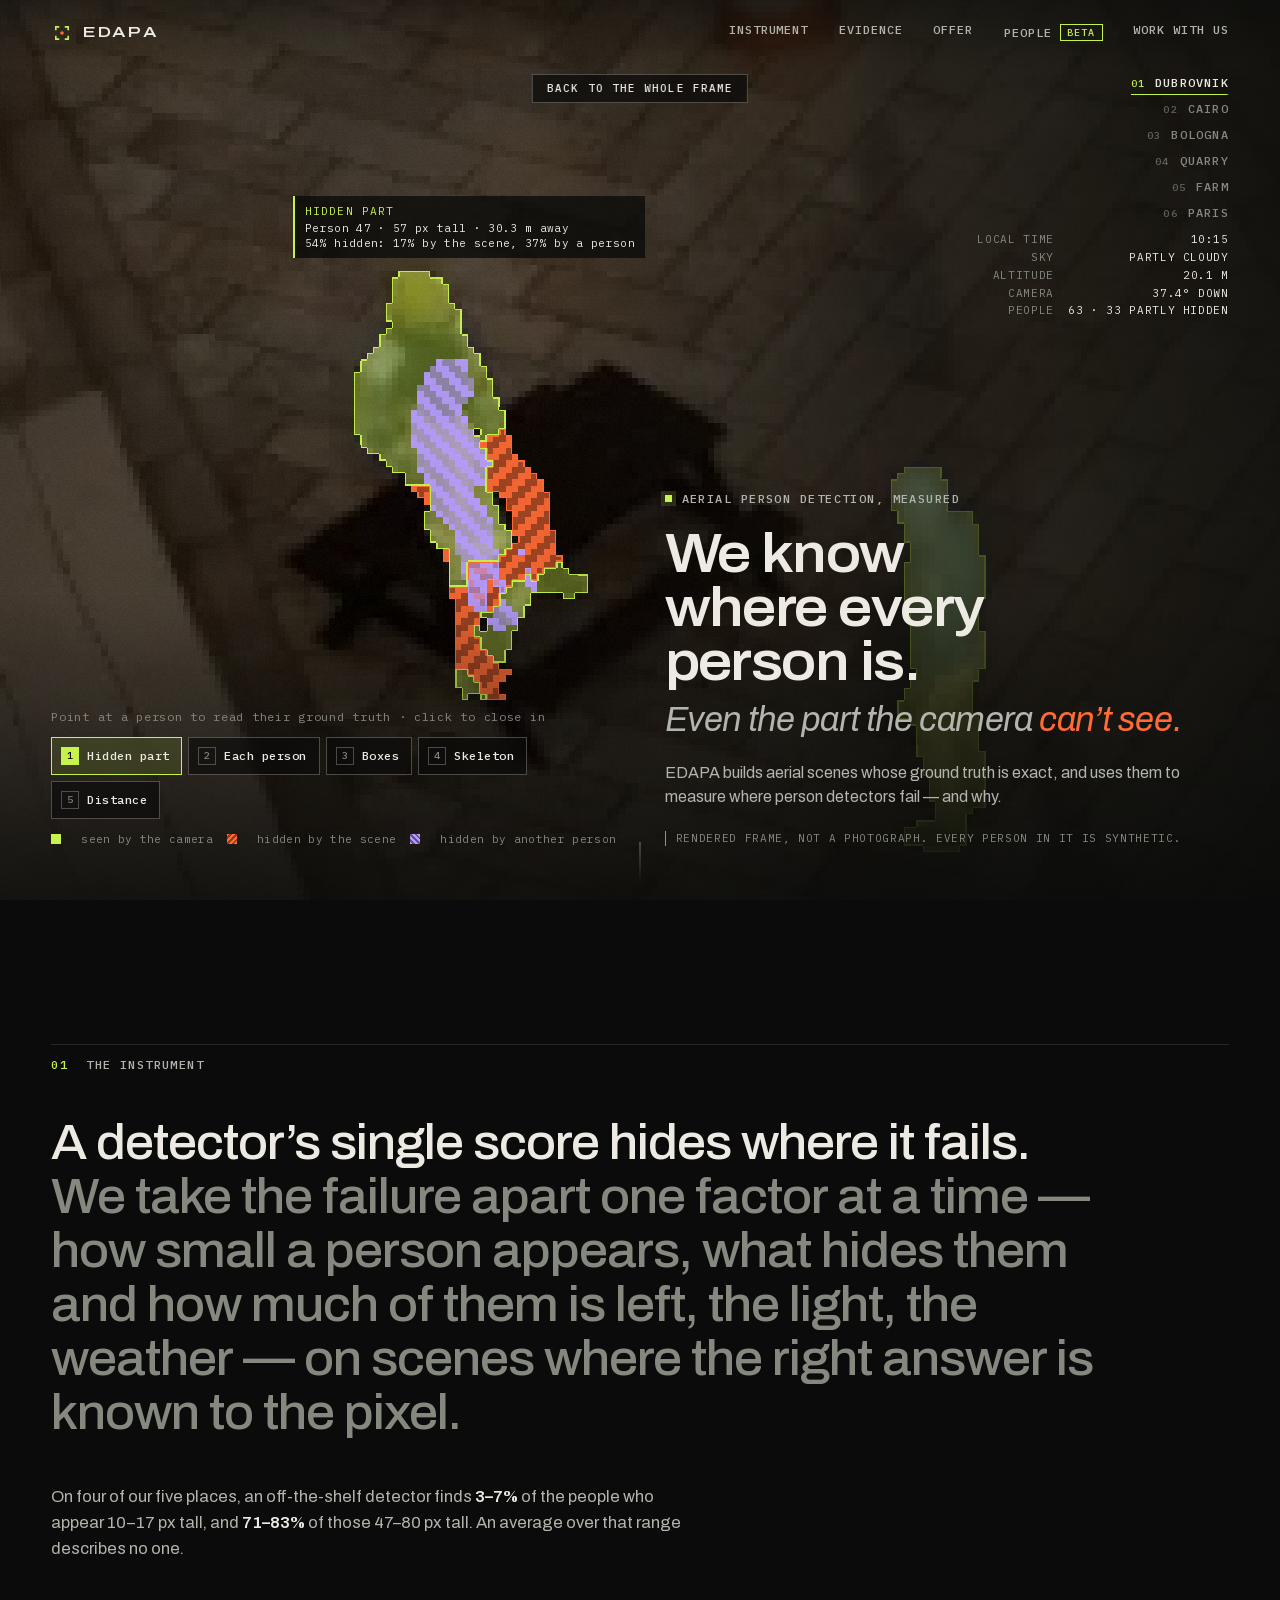
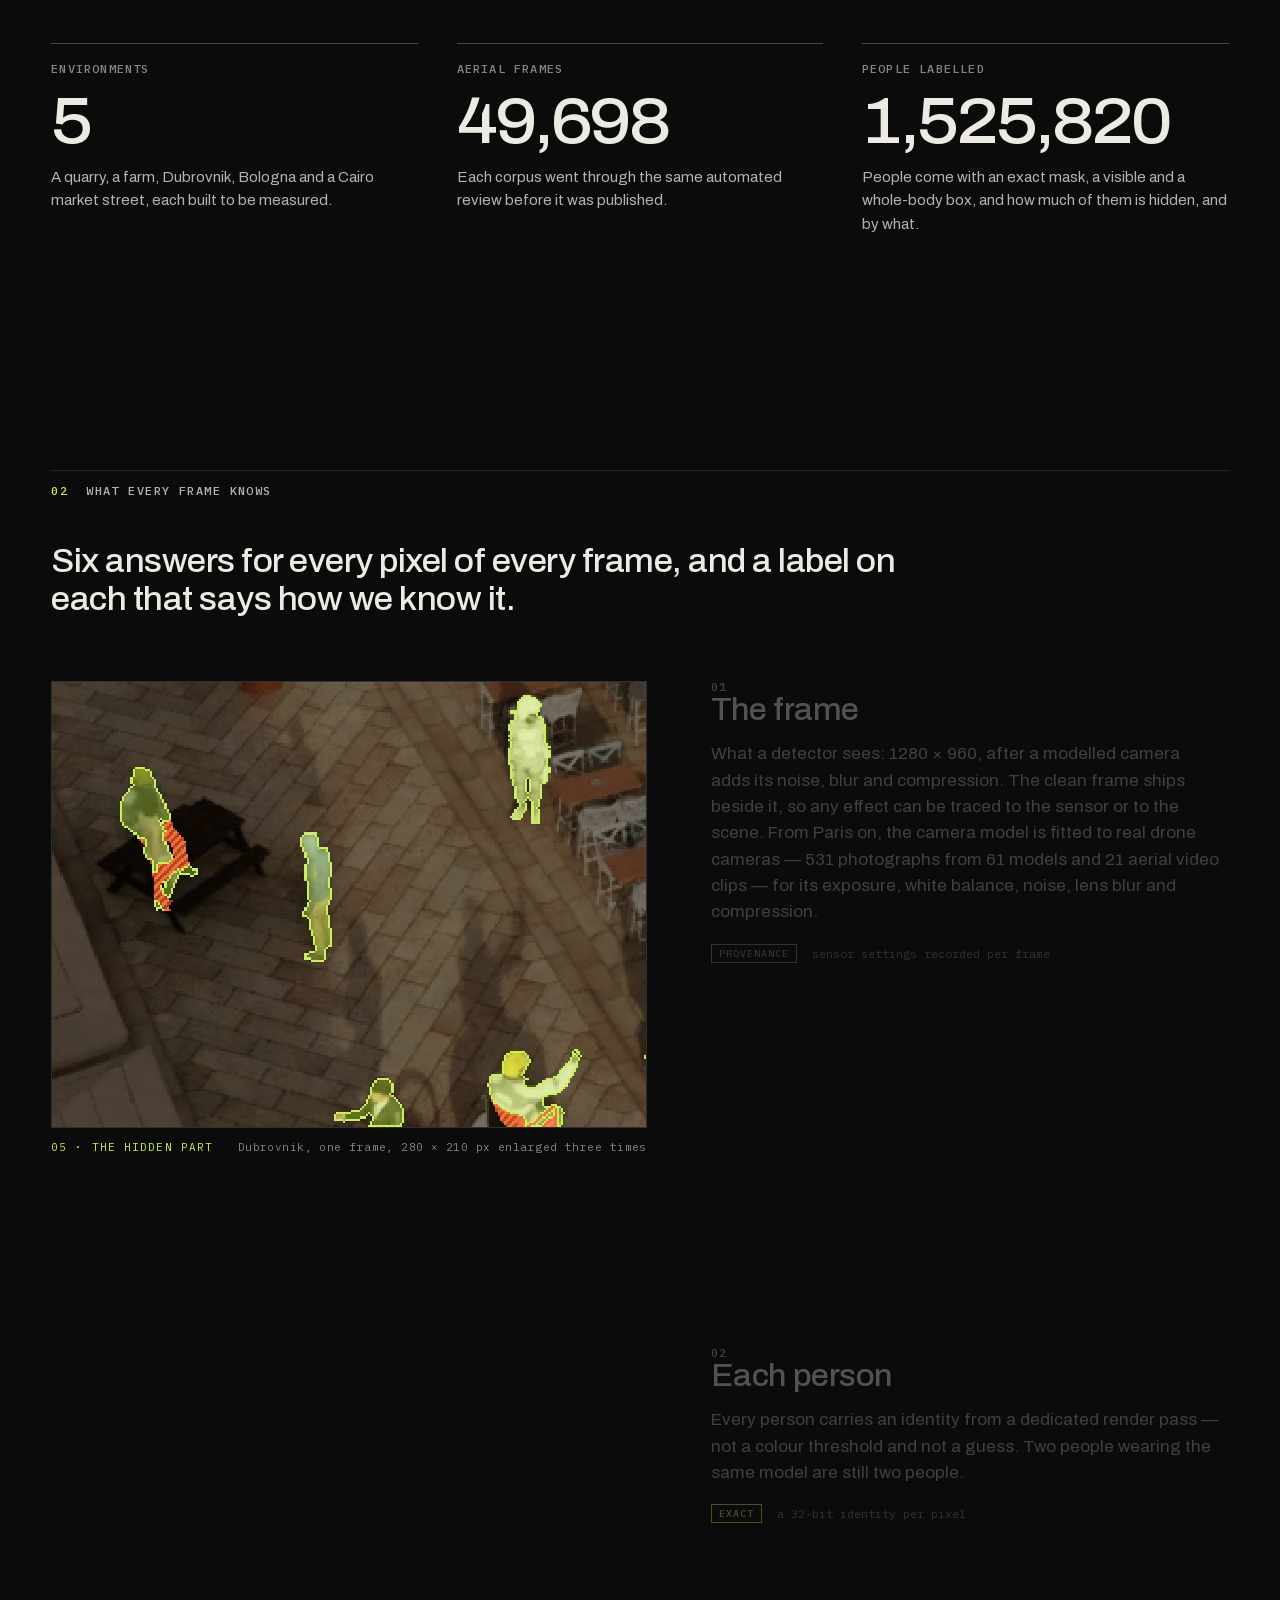
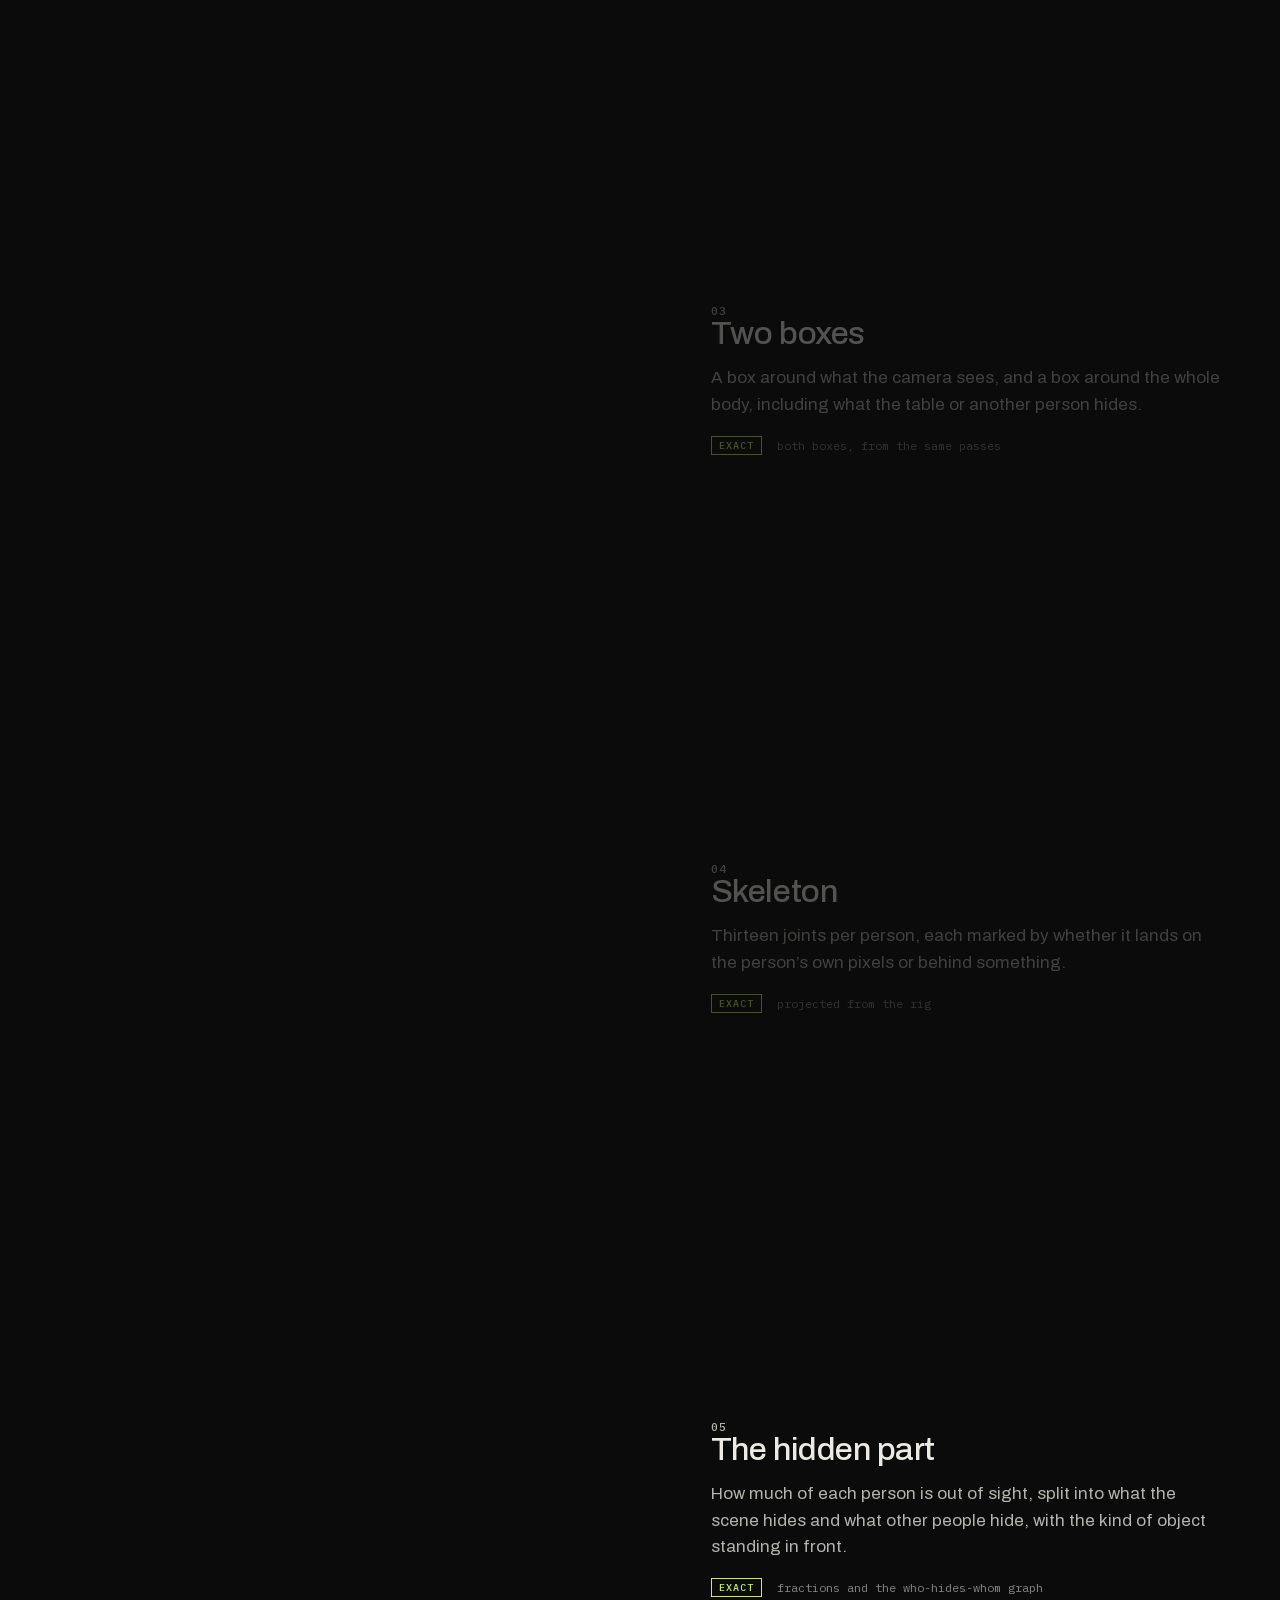
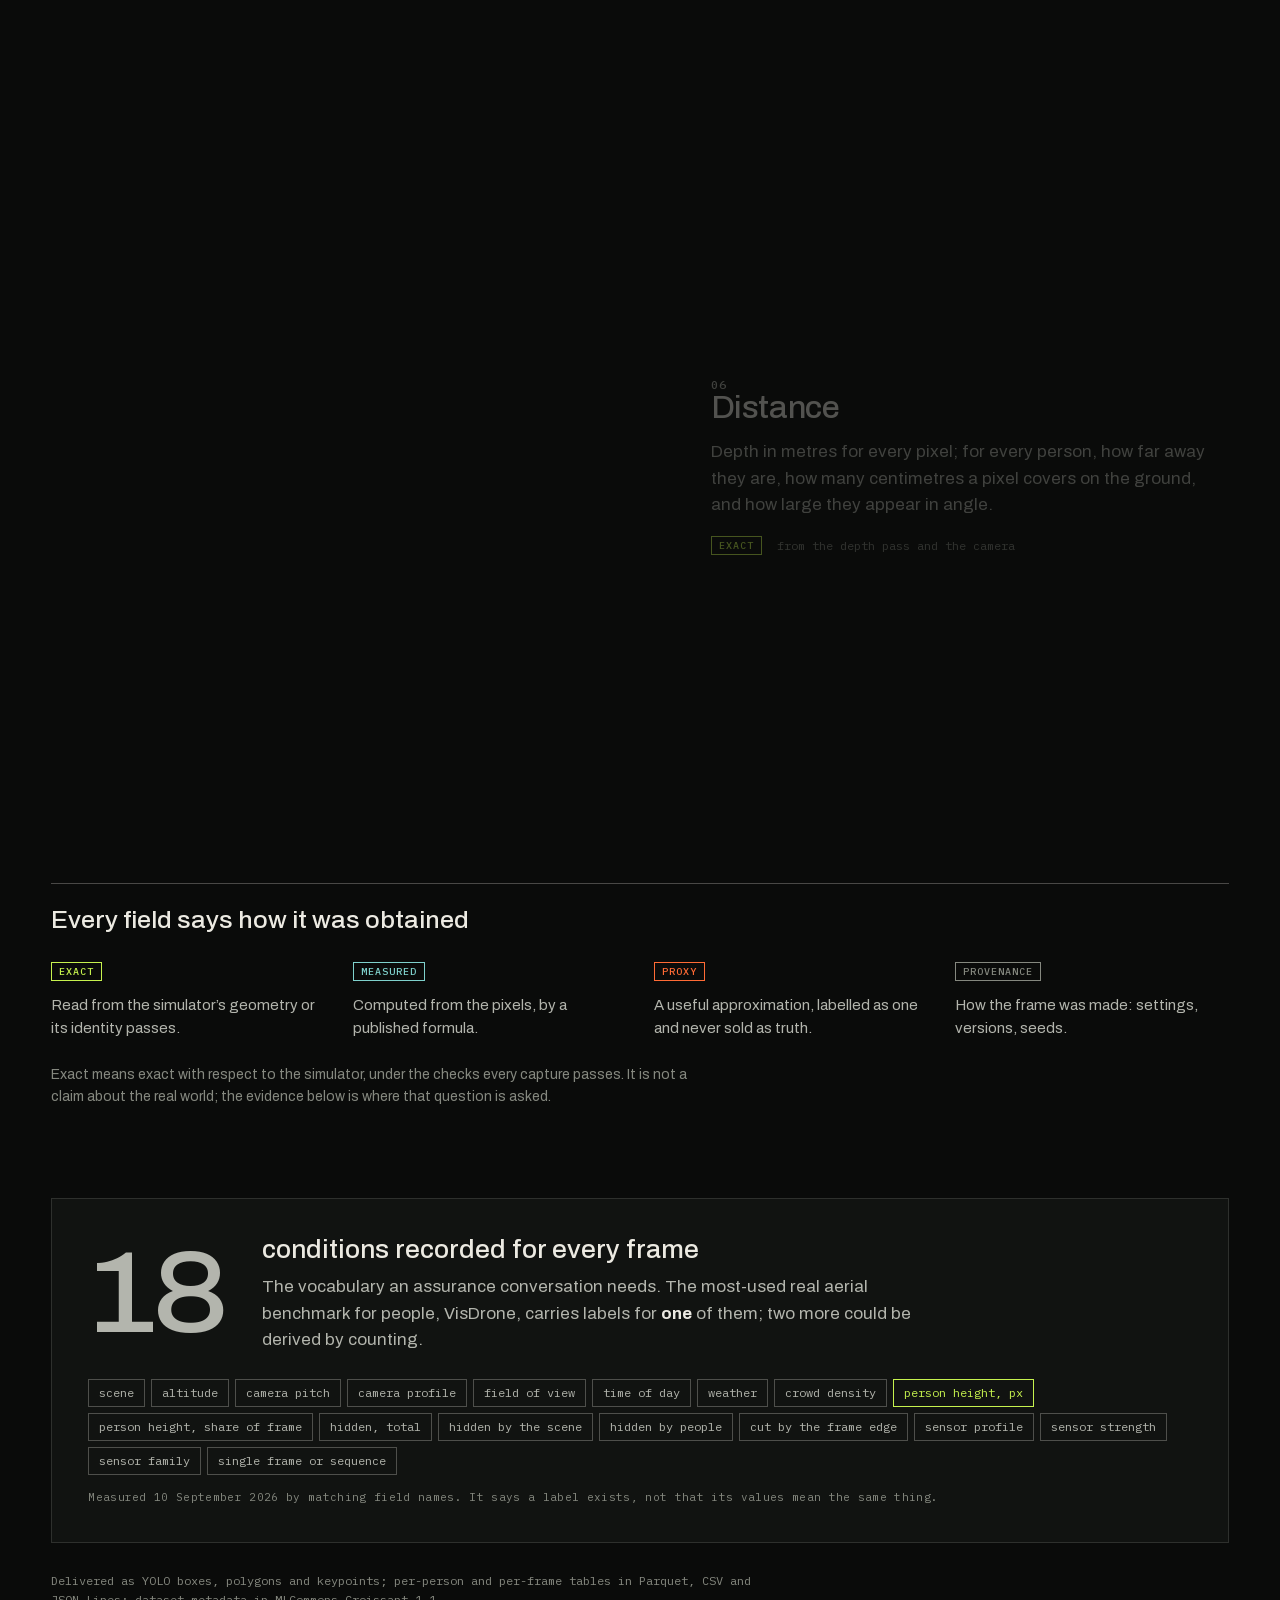
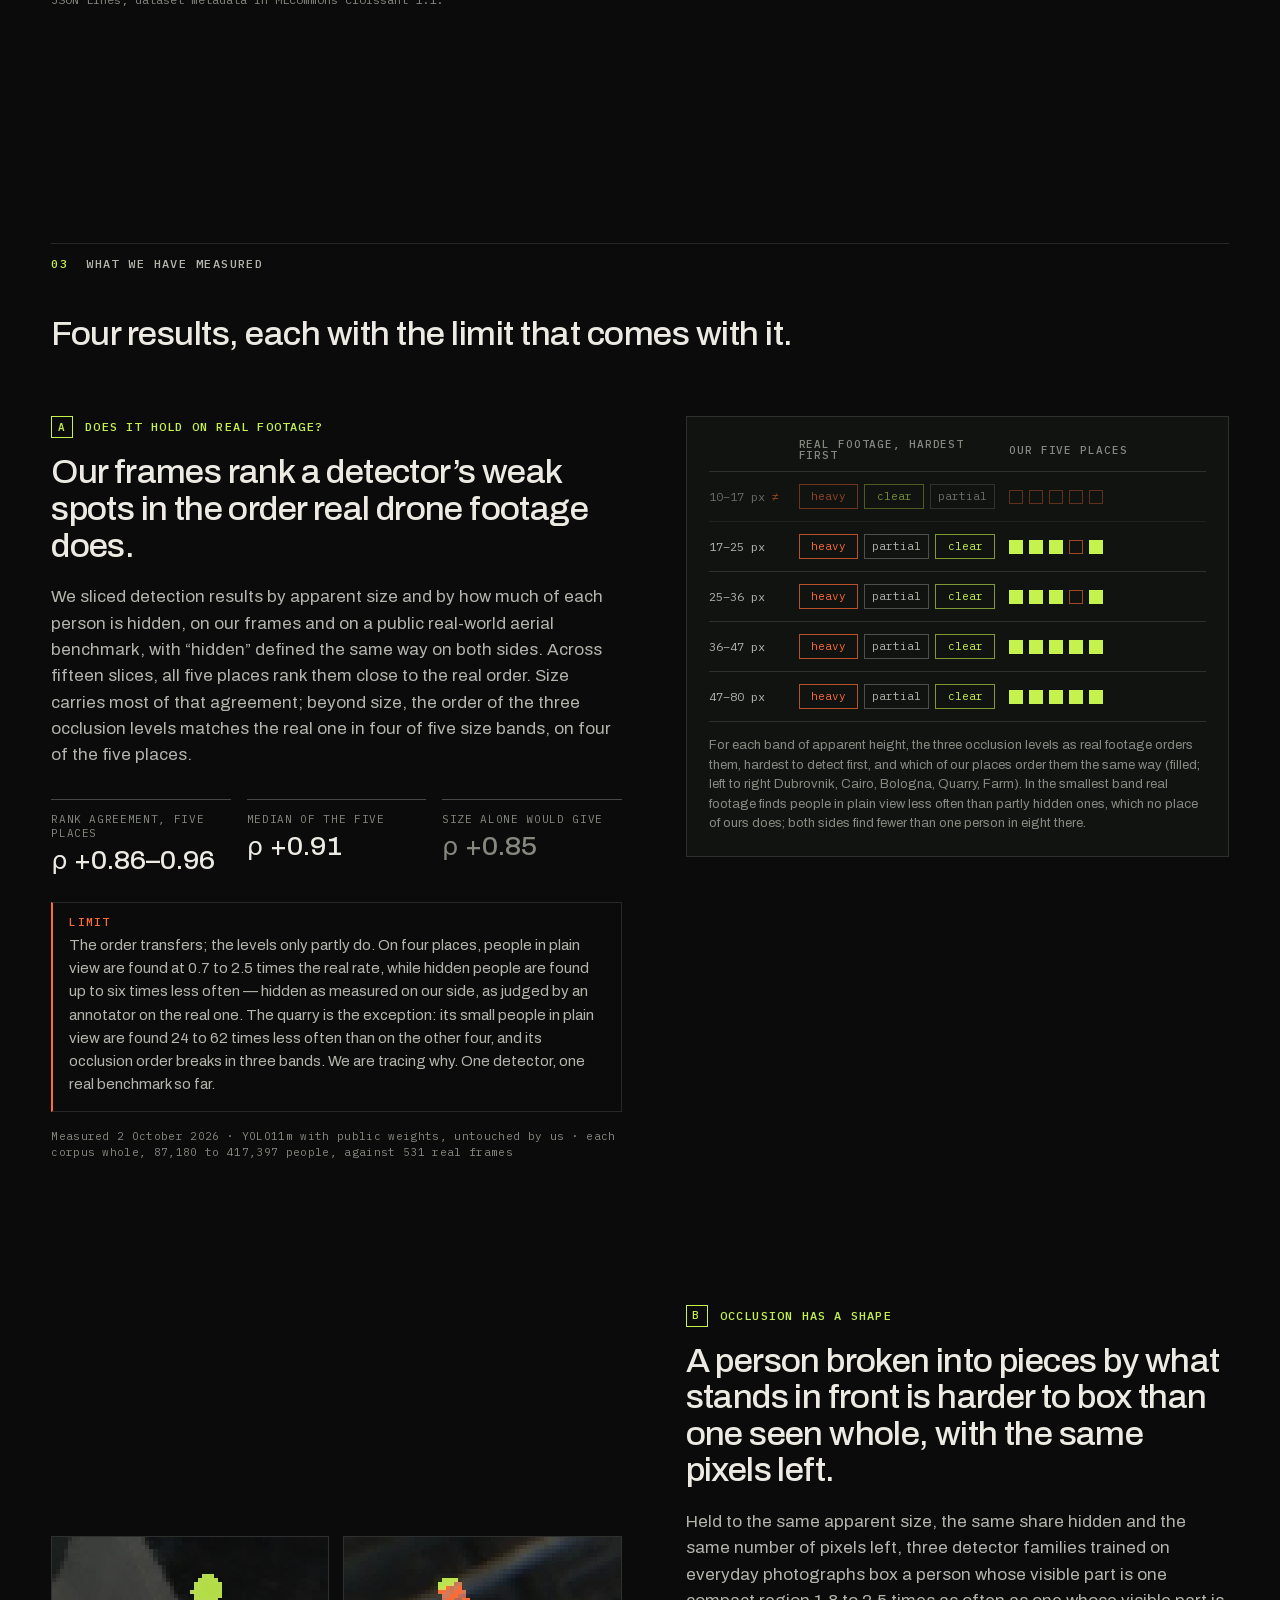
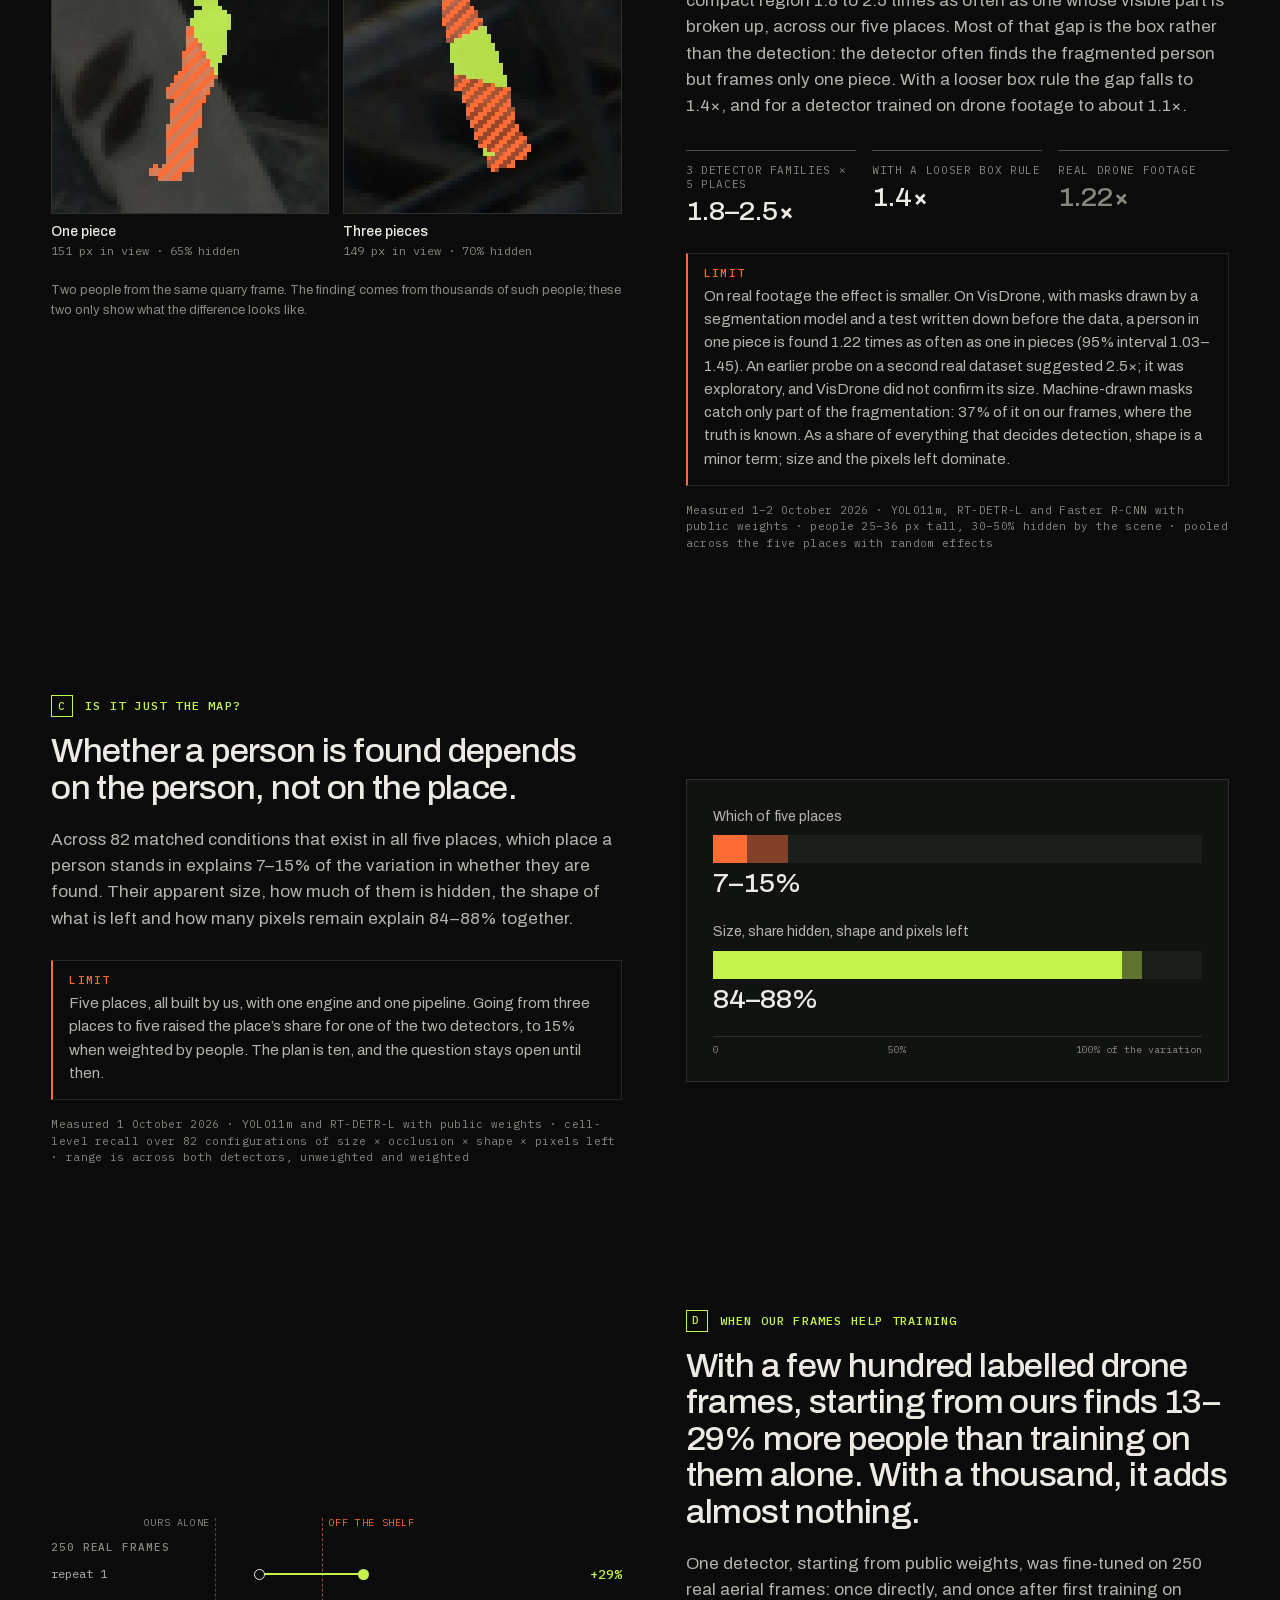
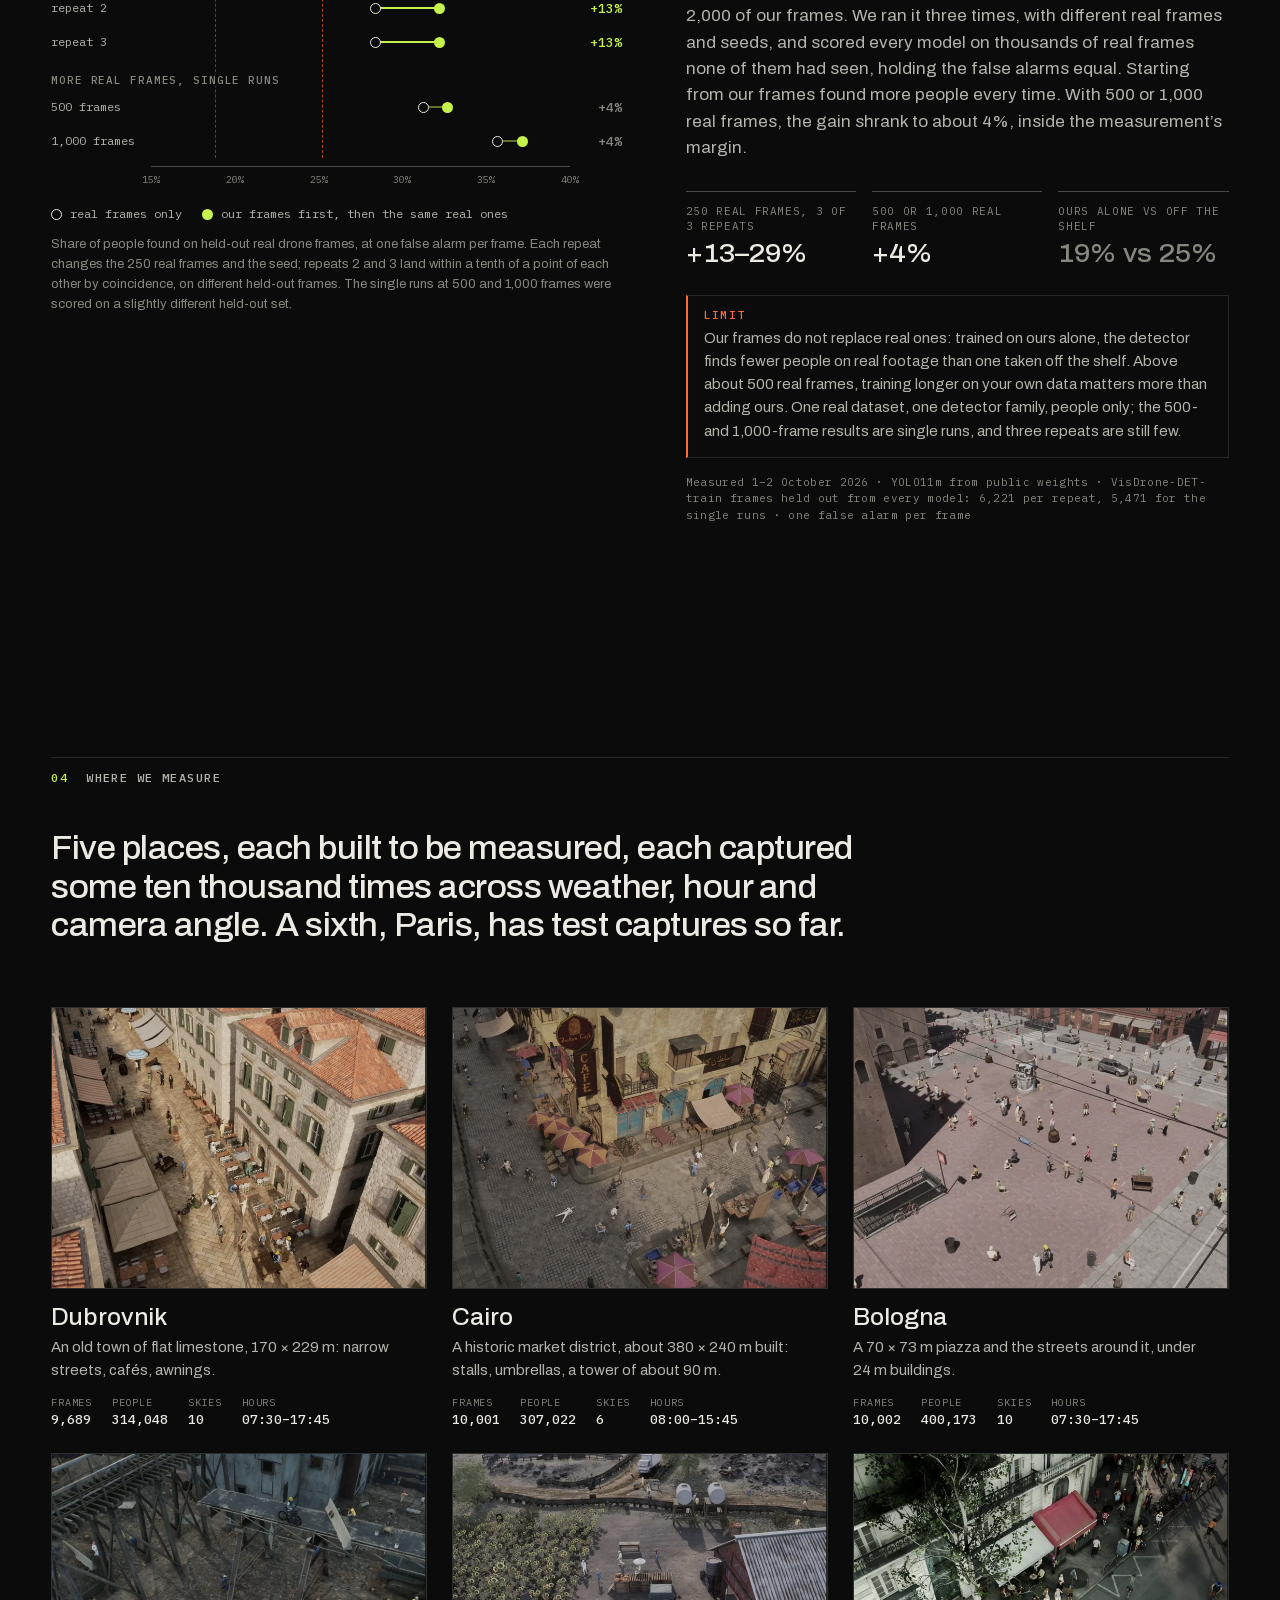
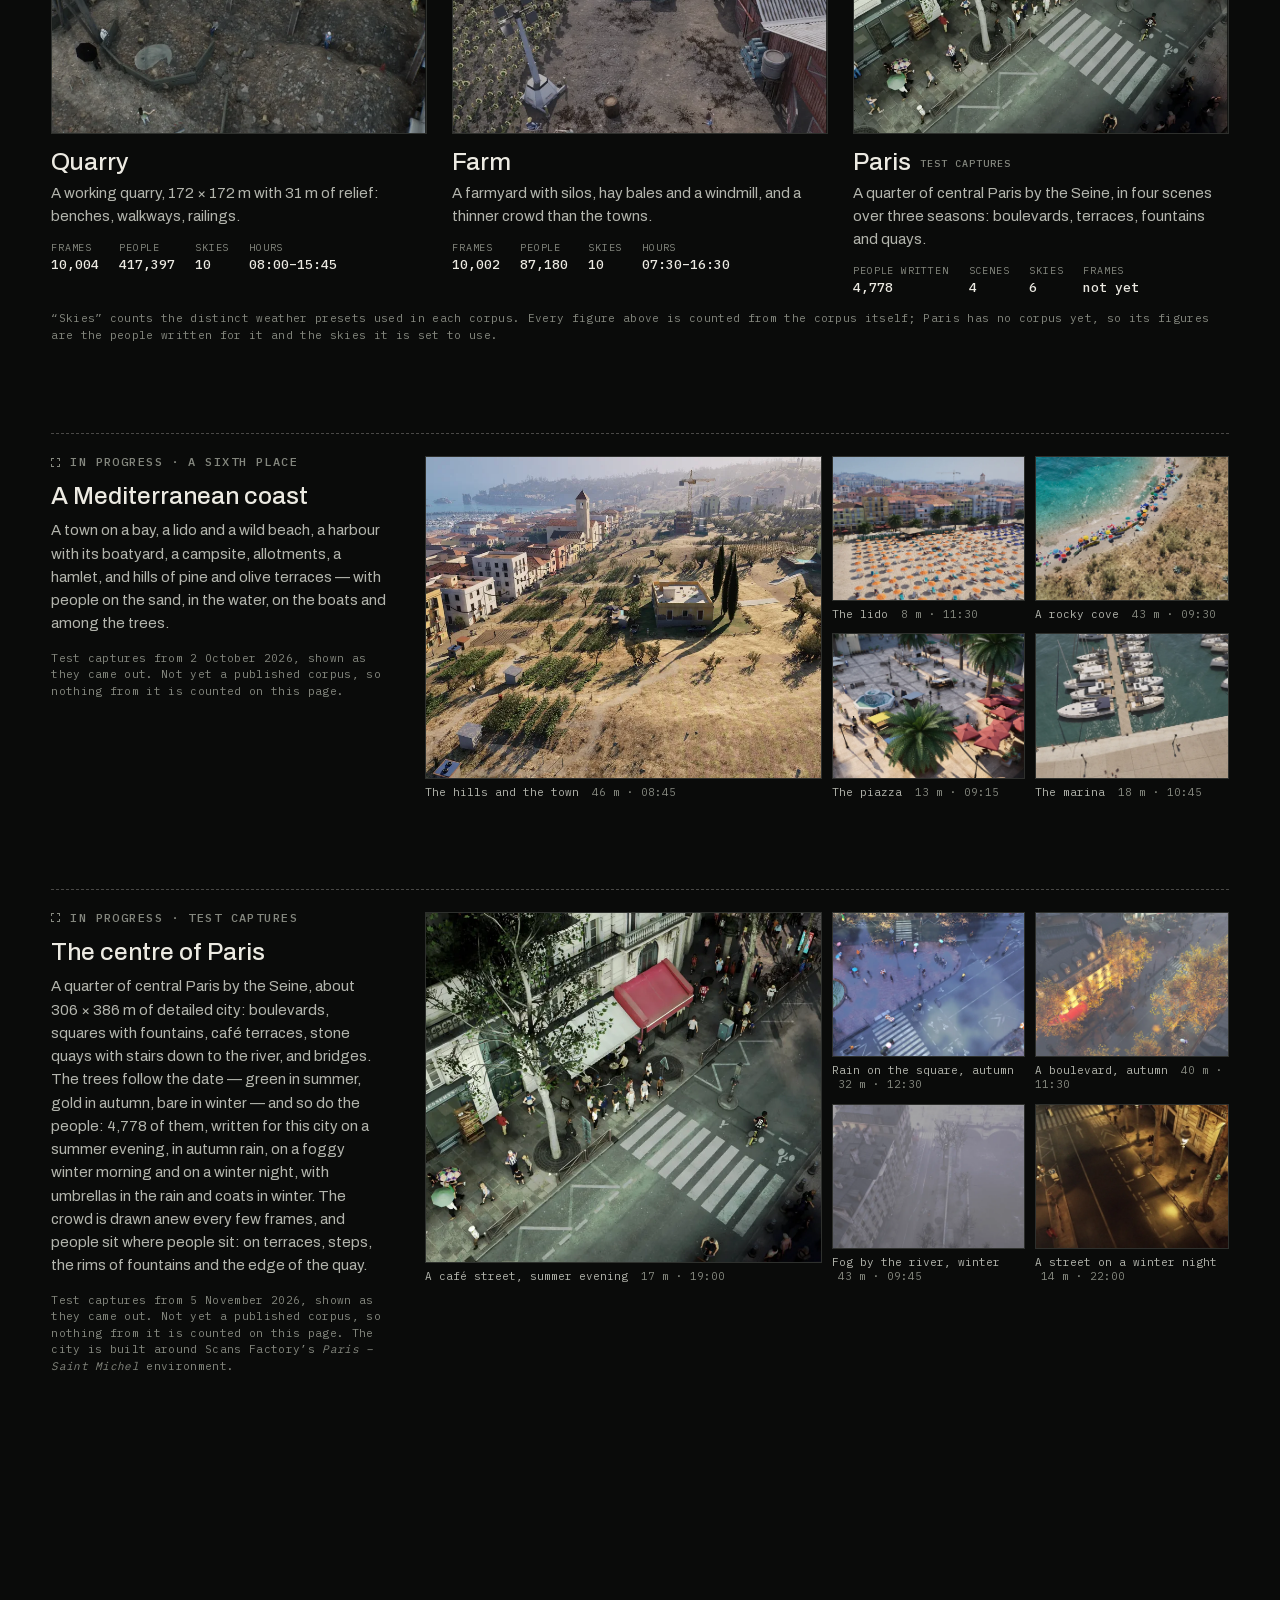
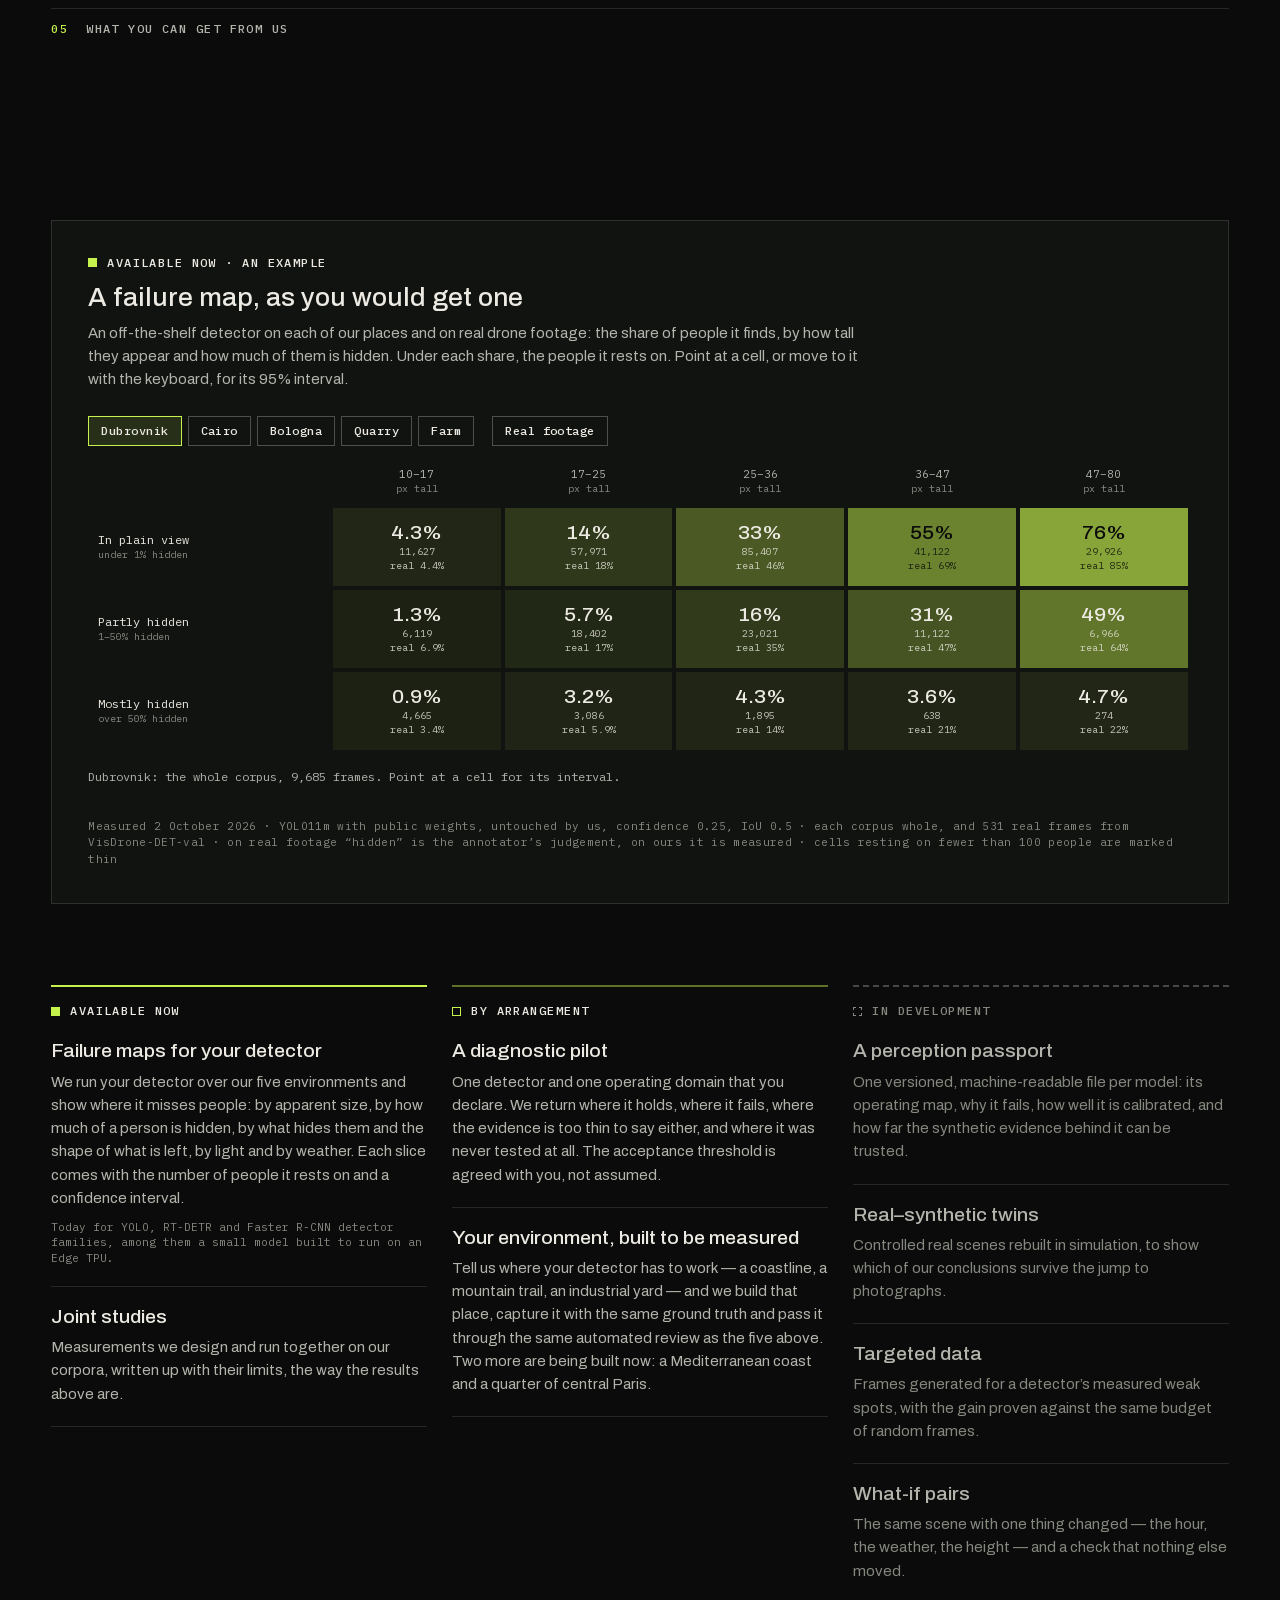
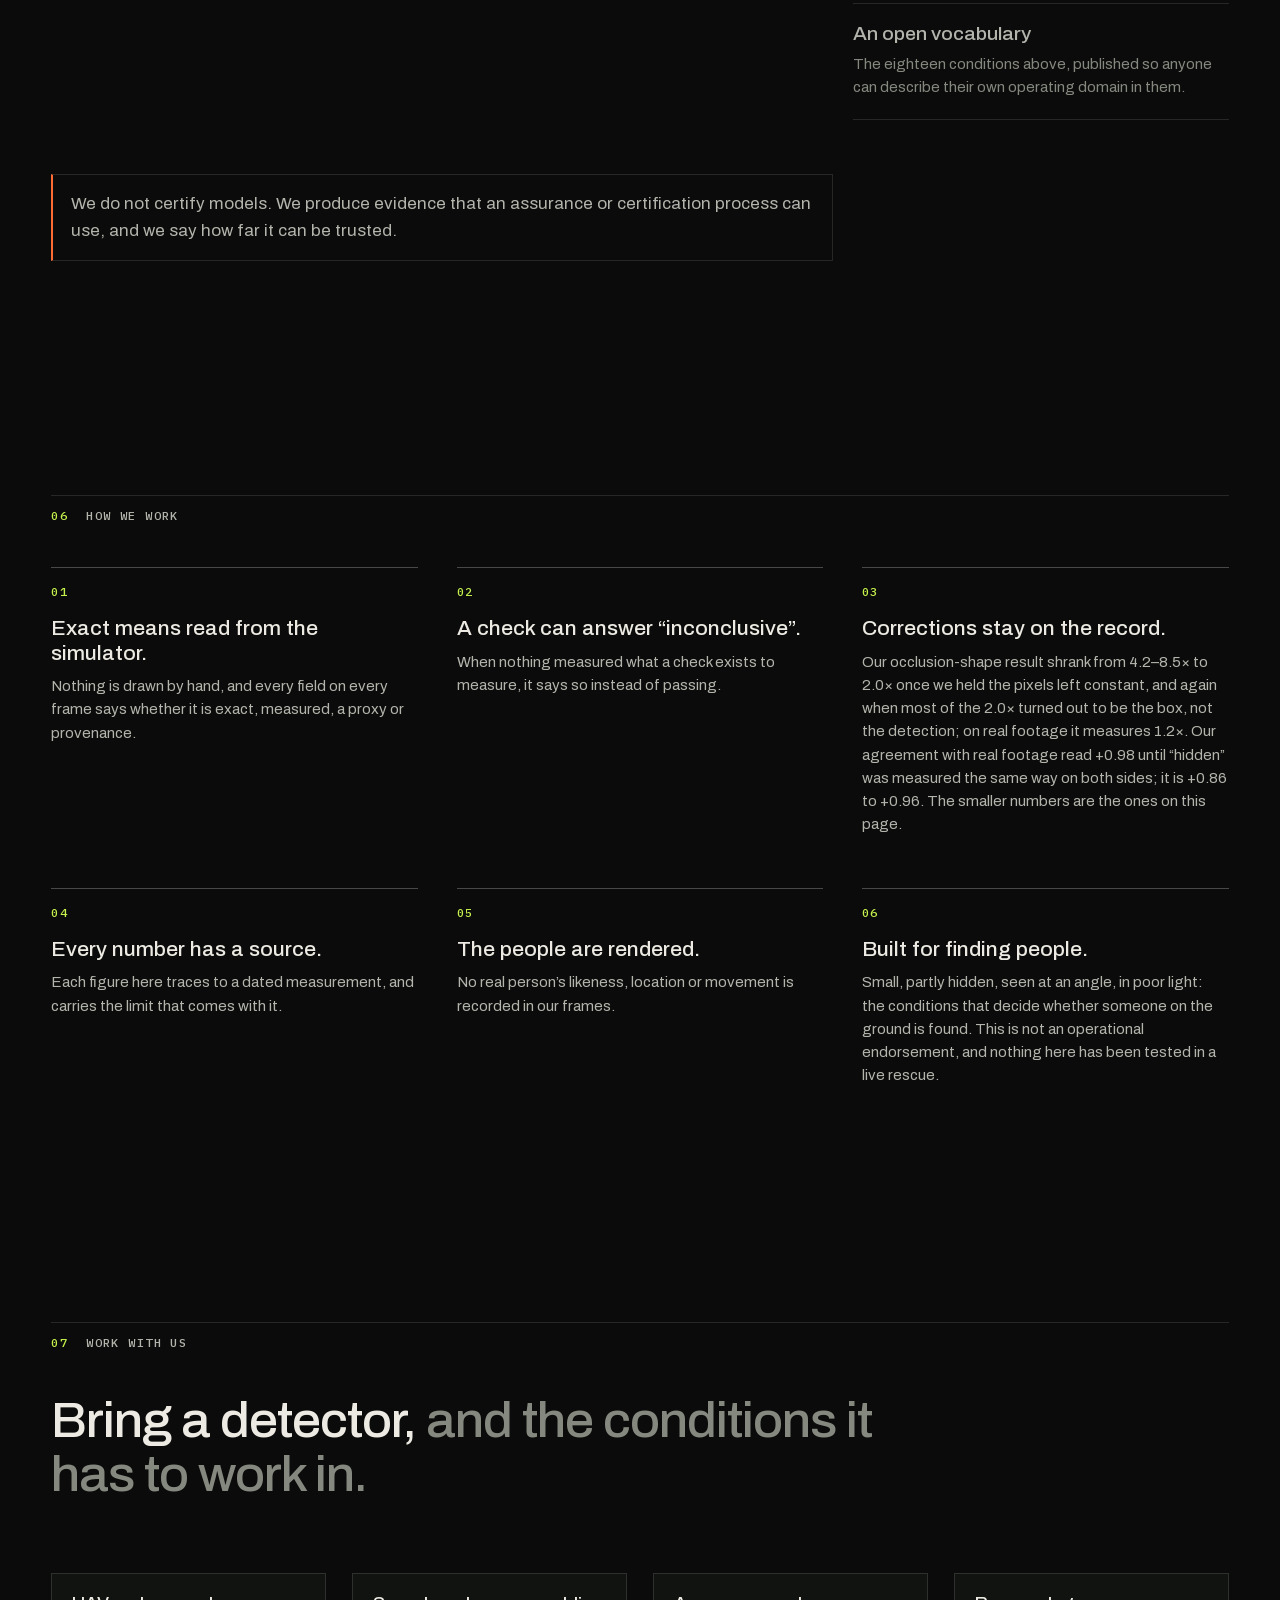
<file: index.html>
<!doctype html>
<html lang="en" class="no-js">
<head>
<meta charset="utf-8">
<meta name="viewport" content="width=device-width, initial-scale=1, viewport-fit=cover">
<title>EDAPA — where aerial person detection fails, measured</title>
<meta name="description" content="EDAPA renders aerial scenes where the ground truth is exact — down to the part of a person the camera cannot see — and uses them to measure where person detectors fail, and why.">
<link rel="canonical" href="https://edapa-ro.github.io/">
<meta property="og:type" content="website">
<meta property="og:site_name" content="EDAPA">
<meta property="og:url" content="https://edapa-ro.github.io/">
<meta property="og:title" content="EDAPA — where aerial person detection fails, measured">
<meta property="og:description" content="Aerial scenes whose ground truth is exact, down to the part of a person the camera cannot see, used to measure where person detectors fail, and why.">
<meta property="og:image" content="https://edapa-ro.github.io/assets/img/og.jpg">
<meta property="og:image:width" content="1200">
<meta property="og:image:height" content="630">
<meta property="og:image:alt" content="A rendered aerial view of a street in Dubrovnik, every person in it marked by a lime bracket.">
<meta name="twitter:card" content="summary_large_image">
<meta name="theme-color" content="#0a0b0a">
<meta name="color-scheme" content="dark">
<link rel="stylesheet" href="assets/fonts/fonts.css">
<link rel="stylesheet" href="assets/css/site.css">
<link rel="icon" href="data:image/svg+xml,%3Csvg xmlns='http://www.w3.org/2000/svg' viewBox='0 0 32 32'%3E%3Crect width='32' height='32' fill='%230a0b0a'/%3E%3Cpath d='M7 12V7h5M20 7h5v5M25 20v5h-5M12 25H7v-5' fill='none' stroke='%23c6f24e' stroke-width='2.4'/%3E%3Ccircle cx='16' cy='16' r='2.6' fill='%23ff6b35'/%3E%3C/svg%3E">
<script>document.documentElement.classList.replace('no-js','js')</script>
<script type="module" src="assets/js/main.js"></script>
</head>
<body>
<a class="skip" href="#main">Skip to content</a>

<header class="mast" data-mast>
  <a class="mast__mark" href="#top" aria-label="EDAPA, back to top">
    <svg viewBox="0 0 32 32" aria-hidden="true"><path d="M7 12V7h5M20 7h5v5M25 20v5h-5M12 25H7v-5"/><circle cx="16" cy="16" r="2.6"/></svg>
    <span>EDAPA</span>
  </a>
  <nav class="mast__nav" aria-label="Sections">
    <a href="#layers">Instrument</a>
    <a href="#evidence">Evidence</a>
    <a href="#offer">Offer</a>
    <a href="people/">People<span class="beta">BETA</span></a>
    <a href="#work">Work with us</a>
  </nav>
</header>

<main id="main">

  <!-- ============================================================ HERO -->
  <section class="hero" id="top" aria-labelledby="hero-title" data-hero>
    <div class="hero__stage" data-stage>
      <picture class="hero__still">
        <img src="assets/frames/dubrovnik-004170/rgb.webp" width="1280" height="960"
             alt="Rendered aerial view of a stone street in Dubrovnik: café tables, awnings and sixty-three people walking, cycling and sitting.">
      </picture>
      <canvas class="hero__gl" data-gl aria-hidden="true"></canvas>
      <svg class="hero__brackets" data-brackets aria-hidden="true"></svg>

      <p class="wall-cap" data-wall-cap aria-hidden="true">
        <span class="wall-cap__k">Six places, one wall</span>
        <span class="wall-cap__n">49,698 frames. 1,525,820 people.</span>
        <span class="wall-cap__k">Every person in the five published corpora labelled · Paris from test captures, not counted</span>
      </p>

      <button type="button" class="zoom-back" data-back>Back to the whole frame</button>
      <div class="lens-tag" data-lens-tag aria-hidden="true">
        <span class="lens-tag__layer" data-tag-layer>Hidden part</span>
        <span class="lens-tag__who" data-tag-who></span>
      </div>

      <nav class="scenes" aria-label="Place shown">
        <button type="button" data-scene="0" aria-current="true"><span>01</span>Dubrovnik<i></i></button>
        <button type="button" data-scene="1"><span>02</span>Cairo<i></i></button>
        <button type="button" data-scene="2"><span>03</span>Bologna<i></i></button>
        <button type="button" data-scene="3"><span>04</span>Quarry<i></i></button>
        <button type="button" data-scene="4"><span>05</span>Farm<i></i></button>
        <button type="button" data-scene="5"><span>06</span>Paris<i></i></button>
      </nav>
      <dl class="hud hud--frame" data-hud>
        <div><dt>Local time</dt><dd data-hud-time>—</dd></div>
        <div><dt>Sky</dt><dd data-hud-sky>—</dd></div>
        <div><dt>Altitude</dt><dd data-hud-alt>—</dd></div>
        <div><dt>Camera</dt><dd data-hud-cam>—</dd></div>
        <div><dt>People</dt><dd data-hud-people>—</dd></div>
      </dl>
    </div>

    <div class="hero__copy">
      <p class="eyebrow"><span class="eyebrow__dot" aria-hidden="true"></span>Aerial person detection, measured</p>
      <h1 id="hero-title" class="hero__title">
        <span class="line"><span>We know where every</span></span>
        <span class="line"><span>person is.</span></span>
        <span class="line line--hidden"><span>Even the part the camera <em>can&rsquo;t see.</em></span></span>
      </h1>
      <p class="hero__lede">EDAPA builds aerial scenes whose ground truth is exact, and uses them to measure where person detectors fail&nbsp;— and&nbsp;why.</p>
      <p class="hero__note">Rendered frame, not a photograph. Every person in it is synthetic.</p>
    </div>

    <div class="hero__controls">
      <p class="hint" data-hint><span class="hint__desk">Point at a person to read their ground truth · click to close in</span><span class="hint__touch">Tap a person to close in on them</span></p>
      <div class="modes" role="radiogroup" aria-label="Ground-truth layer shown over the frame" data-modes>
        <button type="button" role="radio" aria-checked="true"  data-mode="0"><kbd>1</kbd>Hidden part</button>
        <button type="button" role="radio" aria-checked="false" data-mode="1"><kbd>2</kbd>Each person</button>
        <button type="button" role="radio" aria-checked="false" data-mode="2"><kbd>3</kbd>Boxes</button>
        <button type="button" role="radio" aria-checked="false" data-mode="3"><kbd>4</kbd>Skeleton</button>
        <button type="button" role="radio" aria-checked="false" data-mode="4"><kbd>5</kbd>Distance</button>
      </div>
      <p class="legend" data-legend>
        <span class="sw sw--vis"></span>seen by the camera
        <span class="sw sw--env"></span>hidden by the scene
        <span class="sw sw--ppl"></span>hidden by another person
      </p>
    </div>

    <a class="scroll-cue" href="#instrument" aria-label="Scroll to the next section"><span></span></a>
  </section>

  <!-- ============================================================ 01 -->
  <section class="sect sect--statement" id="instrument" aria-labelledby="s1-title">
    <header class="sect__head">
      <p class="sect__num">01</p>
      <p class="sect__kicker">The instrument</p>
    </header>
    <h2 id="s1-title" class="statement reveal">
      <span>A detector&rsquo;s single score hides where it fails.</span>
      <span class="dim">We take the failure apart one factor at a time&nbsp;— how small a person appears, what hides them and how much of them is left, the light, the weather&nbsp;— on scenes where the right answer is known to the pixel.</span>
    </h2>
    <p class="aside reveal">On four of our five places, an off-the-shelf detector finds <strong>3–7%</strong> of the people who appear 10–17&nbsp;px tall, and <strong>71–83%</strong> of those 47–80&nbsp;px tall. An average over that range describes no one.</p>

    <dl class="figures reveal">
      <div class="fig">
        <dt>environments</dt>
        <dd><span class="fig__n" data-count="5">5</span></dd>
        <p>A quarry, a farm, Dubrovnik, Bologna and a Cairo market street, each built to be measured.</p>
      </div>
      <div class="fig">
        <dt>aerial frames</dt>
        <dd><span class="fig__n" data-count="49698">49,698</span></dd>
        <p>Each corpus went through the same automated review before it was published.</p>
      </div>
      <div class="fig">
        <dt>people labelled</dt>
        <dd><span class="fig__n" data-count="1525820">1,525,820</span></dd>
        <p>People come with an exact mask, a visible and a whole-body box, and how much of them is hidden, and by what.</p>
      </div>
    </dl>
  </section>

  <!-- ============================================================ 02 -->
  <section class="sect sect--layers" id="layers" aria-labelledby="s2-title">
    <header class="sect__head">
      <p class="sect__num">02</p>
      <h2 class="sect__kicker" id="s2-title">What every frame knows</h2>
    </header>
    <p class="lead reveal">Six answers for every pixel of every frame, and a label on each that says how we know it.</p>

    <div class="story" data-story>
      <figure class="story__fig">
        <div class="story__stack" data-story-stack>
          <img src="assets/img/layers-1-frame.webp" width="840" height="630" alt="A 280 by 210 pixel crop of the Dubrovnik frame, enlarged: two people at a picnic table, a man in blue, a cyclist and a person in a wheelchair." class="is-shown">
          <img src="assets/img/layers-2-each-person.webp" width="840" height="630" alt="" loading="lazy">
          <img src="assets/img/layers-3-boxes.webp" width="840" height="630" alt="" loading="lazy">
          <img src="assets/img/layers-4-skeleton.webp" width="840" height="630" alt="" loading="lazy">
          <img src="assets/img/layers-5-hidden-part.webp" width="840" height="630" alt="" loading="lazy">
          <img src="assets/img/layers-6-distance.webp" width="840" height="630" alt="" loading="lazy">
        </div>
        <figcaption class="story__cap"><span data-story-label>01 · The frame</span><span>Dubrovnik, one frame, 280 × 210 px enlarged three times</span></figcaption>
      </figure>

      <ol class="story__steps">
        <li class="step" data-step="0">
          <p class="step__n">01</p>
          <h3>The frame</h3>
          <p>What a detector sees: 1280&nbsp;×&nbsp;960, after a modelled camera adds its noise, blur and compression. The clean frame ships beside it, so any effect can be traced to the sensor or to the scene. From Paris on, the camera model is fitted to real drone cameras&nbsp;— 531 photographs from 61 models and 21 aerial video clips&nbsp;— for its exposure, white balance, noise, lens blur and compression.</p>
          <p class="step__tag"><span class="k k--prov">provenance</span> sensor settings recorded per frame</p>
        </li>
        <li class="step" data-step="1">
          <p class="step__n">02</p>
          <h3>Each person</h3>
          <p>Every person carries an identity from a dedicated render pass&nbsp;— not a colour threshold and not a guess. Two people wearing the same model are still two people.</p>
          <p class="step__tag"><span class="k k--exact">exact</span> a 32-bit identity per pixel</p>
        </li>
        <li class="step" data-step="2">
          <p class="step__n">03</p>
          <h3>Two boxes</h3>
          <p>A box around what the camera sees, and a box around the whole body, including what the table or another person hides.</p>
          <p class="step__tag"><span class="k k--exact">exact</span> both boxes, from the same passes</p>
        </li>
        <li class="step" data-step="3">
          <p class="step__n">04</p>
          <h3>Skeleton</h3>
          <p>Thirteen joints per person, each marked by whether it lands on the person&rsquo;s own pixels or behind something.</p>
          <p class="step__tag"><span class="k k--exact">exact</span> projected from the rig</p>
        </li>
        <li class="step" data-step="4">
          <p class="step__n">05</p>
          <h3>The hidden part</h3>
          <p>How much of each person is out of sight, split into what the scene hides and what other people hide, with the kind of object standing in front.</p>
          <p class="step__tag"><span class="k k--exact">exact</span> fractions and the who-hides-whom graph</p>
        </li>
        <li class="step" data-step="5">
          <p class="step__n">06</p>
          <h3>Distance</h3>
          <p>Depth in metres for every pixel; for every person, how far away they are, how many centimetres a pixel covers on the ground, and how large they appear in angle.</p>
          <p class="step__tag"><span class="k k--exact">exact</span> from the depth pass and the camera</p>
        </li>
      </ol>
    </div>

    <div class="classes reveal">
      <h3 class="classes__title">Every field says how it was obtained</h3>
      <dl class="classes__list">
        <div><dt><span class="k k--exact">exact</span></dt><dd>Read from the simulator&rsquo;s geometry or its identity passes.</dd></div>
        <div><dt><span class="k k--meas">measured</span></dt><dd>Computed from the pixels, by a published formula.</dd></div>
        <div><dt><span class="k k--proxy">proxy</span></dt><dd>A useful approximation, labelled as one and never sold as truth.</dd></div>
        <div><dt><span class="k k--prov">provenance</span></dt><dd>How the frame was made: settings, versions, seeds.</dd></div>
      </dl>
      <p class="classes__note">Exact means exact with respect to the simulator, under the checks every capture passes. It is not a claim about the real world; the evidence below is where that question is asked.</p>
    </div>

    <div class="odd reveal">
      <div class="odd__head">
        <p class="odd__n"><span data-count="18">18</span></p>
        <div>
          <h3>conditions recorded for every frame</h3>
          <p>The vocabulary an assurance conversation needs. The most-used real aerial benchmark for people, VisDrone, carries labels for <strong>one</strong> of them; two more could be derived by counting.</p>
        </div>
      </div>
      <ul class="odd__chips">
        <li>scene</li><li>altitude</li><li>camera pitch</li><li>camera profile</li><li>field of view</li><li>time of day</li>
        <li>weather</li><li>crowd density</li><li class="is-real">person height, px</li><li>person height, share of frame</li><li>hidden, total</li><li>hidden by the scene</li>
        <li>hidden by people</li><li>cut by the frame edge</li><li>sensor profile</li><li>sensor strength</li><li>sensor family</li><li>single frame or sequence</li>
      </ul>
      <p class="src">Measured 10 September 2026 by matching field names. It says a label exists, not that its values mean the same thing.</p>
    </div>

    <p class="formats reveal">Delivered as YOLO boxes, polygons and keypoints; per-person and per-frame tables in Parquet, CSV and JSON Lines; dataset metadata in MLCommons Croissant&nbsp;1.1.</p>
  </section>

  <!-- ============================================================ 03 -->
  <section class="sect sect--evidence" id="evidence" aria-labelledby="s3-title">
    <header class="sect__head">
      <p class="sect__num">03</p>
      <h2 class="sect__kicker" id="s3-title">What we have measured</h2>
    </header>
    <p class="lead reveal">Four results, each with the limit that comes with it.</p>

    <article class="claim reveal" aria-labelledby="c1-title">
      <div class="claim__text">
        <p class="claim__tag"><span>A</span>Does it hold on real footage?</p>
        <h3 id="c1-title" class="claim__title">Our frames rank a detector&rsquo;s weak spots in the order real drone footage does.</h3>
        <p class="claim__body">We sliced detection results by apparent size and by how much of each person is hidden, on our frames and on a public real-world aerial benchmark, with &ldquo;hidden&rdquo; defined the same way on both sides. Across fifteen slices, all five places rank them close to the real order. Size carries most of that agreement; beyond size, the order of the three occlusion levels matches the real one in four of five size bands, on four of the five places.</p>
        <dl class="claim__stats">
          <div><dt>rank agreement, five places</dt><dd>ρ&nbsp;+0.86–0.96</dd></div>
          <div><dt>median of the five</dt><dd>ρ&nbsp;+0.91</dd></div>
          <div><dt>size alone would give</dt><dd>ρ&nbsp;+0.85</dd></div>
        </dl>
        <p class="claim__limit"><span>Limit</span>The order transfers; the levels only partly do. On four places, people in plain view are found at 0.7 to 2.5 times the real rate, while hidden people are found up to six times less often&nbsp;— hidden as measured on our side, as judged by an annotator on the real one. The quarry is the exception: its small people in plain view are found 24 to 62 times less often than on the other four, and its occlusion order breaks in three bands. We are tracing why. One detector, one real benchmark so far.</p>
        <p class="claim__src">Measured 2 October 2026 · YOLO11m with public weights, untouched by us · each corpus whole, 87,180 to 417,397 people, against 531 real frames</p>
      </div>

      <figure class="bands" aria-labelledby="bands-cap">
        <div class="bands__head"><span></span><span>real footage, hardest first</span><span>our five places</span></div>
        <div class="bands__row" data-agree="0">
          <span class="bands__size">10–17 px</span>
          <span class="ord"><i class="o-h">heavy</i><i class="o-c">clear</i><i class="o-p">partial</i></span>
          <span class="dots" role="img" aria-label="None of the five places orders this band as real footage does"><i></i><i></i><i></i><i></i><i></i></span>
        </div>
        <div class="bands__row" data-agree="4">
          <span class="bands__size">17–25 px</span>
          <span class="ord"><i class="o-h">heavy</i><i class="o-p">partial</i><i class="o-c">clear</i></span>
          <span class="dots" role="img" aria-label="Dubrovnik, Cairo, Bologna and the farm order this band as real footage does; the quarry does not"><i class="y"></i><i class="y"></i><i class="y"></i><i></i><i class="y"></i></span>
        </div>
        <div class="bands__row" data-agree="4">
          <span class="bands__size">25–36 px</span>
          <span class="ord"><i class="o-h">heavy</i><i class="o-p">partial</i><i class="o-c">clear</i></span>
          <span class="dots" role="img" aria-label="Dubrovnik, Cairo, Bologna and the farm order this band as real footage does; the quarry does not"><i class="y"></i><i class="y"></i><i class="y"></i><i></i><i class="y"></i></span>
        </div>
        <div class="bands__row" data-agree="5">
          <span class="bands__size">36–47 px</span>
          <span class="ord"><i class="o-h">heavy</i><i class="o-p">partial</i><i class="o-c">clear</i></span>
          <span class="dots" role="img" aria-label="All five places order this band as real footage does"><i class="y"></i><i class="y"></i><i class="y"></i><i class="y"></i><i class="y"></i></span>
        </div>
        <div class="bands__row" data-agree="5">
          <span class="bands__size">47–80 px</span>
          <span class="ord"><i class="o-h">heavy</i><i class="o-p">partial</i><i class="o-c">clear</i></span>
          <span class="dots" role="img" aria-label="All five places order this band as real footage does"><i class="y"></i><i class="y"></i><i class="y"></i><i class="y"></i><i class="y"></i></span>
        </div>
        <figcaption id="bands-cap">For each band of apparent height, the three occlusion levels as real footage orders them, hardest to detect first, and which of our places order them the same way (filled; left to right Dubrovnik, Cairo, Bologna, Quarry, Farm). In the smallest band real footage finds people in plain view less often than partly hidden ones, which no place of ours does; both sides find fewer than one person in eight there.</figcaption>
      </figure>
    </article>

    <article class="claim claim--flip reveal" aria-labelledby="c2-title">
      <div class="claim__text">
        <p class="claim__tag"><span>B</span>Occlusion has a shape</p>
        <h3 id="c2-title" class="claim__title">A person broken into pieces by what stands in front is harder to box than one seen whole, with the same pixels left.</h3>
        <p class="claim__body">Held to the same apparent size, the same share hidden and the same number of pixels left, three detector families trained on everyday photographs box a person whose visible part is one compact region 1.8 to 2.5 times as often as one whose visible part is broken up, across our five places. Most of that gap is the box rather than the detection: the detector often finds the fragmented person but frames only one piece. With a looser box rule the gap falls to 1.4&times;, and for a detector trained on drone footage to about 1.1&times;.</p>
        <dl class="claim__stats">
          <div><dt>3 detector families × 5 places</dt><dd>1.8–2.5&times;</dd></div>
          <div><dt>with a looser box rule</dt><dd>1.4&times;</dd></div>
          <div><dt>real drone footage</dt><dd>1.22&times;</dd></div>
        </dl>
        <p class="claim__limit"><span>Limit</span>On real footage the effect is smaller. On VisDrone, with masks drawn by a segmentation model and a test written down before the data, a person in one piece is found 1.22 times as often as one in pieces (95% interval 1.03–1.45). An earlier probe on a second real dataset suggested 2.5&times;; it was exploratory, and VisDrone did not confirm its size. Machine-drawn masks catch only part of the fragmentation: 37% of it on our frames, where the truth is known. As a share of everything that decides detection, shape is a minor term; size and the pixels left dominate.</p>
        <p class="claim__src">Measured 1–2 October 2026 · YOLO11m, RT-DETR-L and Faster R-CNN with public weights · people 25–36 px tall, 30–50% hidden by the scene · pooled across the five places with random effects</p>
      </div>
      <figure class="pair">
        <div class="pair__item">
          <img src="assets/img/shape-compact.webp" width="476" height="476" loading="lazy" alt="Pixel crop of a partly hidden person whose visible part is one piece: head and torso in green, legs hidden in orange.">
          <p><strong>One piece</strong>151 px in view · 65% hidden</p>
        </div>
        <div class="pair__item">
          <img src="assets/img/shape-fragmented.webp" width="476" height="476" loading="lazy" alt="Pixel crop of a partly hidden person whose visible part is broken into three pieces by the structure in front.">
          <p><strong>Three pieces</strong>149 px in view · 70% hidden</p>
        </div>
        <figcaption>Two people from the same quarry frame. The finding comes from thousands of such people; these two only show what the difference looks like.</figcaption>
      </figure>
    </article>

    <article class="claim reveal" aria-labelledby="c3-title">
      <div class="claim__text">
        <p class="claim__tag"><span>C</span>Is it just the map?</p>
        <h3 id="c3-title" class="claim__title">Whether a person is found depends on the person, not on the place.</h3>
        <p class="claim__body">Across 82 matched conditions that exist in all five places, which place a person stands in explains 7–15% of the variation in whether they are found. Their apparent size, how much of them is hidden, the shape of what is left and how many pixels remain explain 84–88% together.</p>
        <p class="claim__limit"><span>Limit</span>Five places, all built by us, with one engine and one pipeline. Going from three places to five raised the place&rsquo;s share for one of the two detectors, to 15% when weighted by people. The plan is ten, and the question stays open until then.</p>
        <p class="claim__src">Measured 1 October 2026 · YOLO11m and RT-DETR-L with public weights · cell-level recall over 82 configurations of size × occlusion × shape × pixels left · range is across both detectors, unweighted and weighted</p>
      </div>
      <figure class="split" aria-label="Share of variation in detection explained">
        <div class="split__row">
          <p class="split__label">Which of five places</p>
          <div class="split__bar"><i style="--a:6.9;--b:15.4"></i></div>
          <p class="split__val">7–15%</p>
        </div>
        <div class="split__row">
          <p class="split__label">Size, share hidden, shape and pixels left</p>
          <div class="split__bar"><i style="--a:83.7;--b:87.7"></i></div>
          <p class="split__val">84–88%</p>
        </div>
        <div class="split__axis"><span>0</span><span>50%</span><span>100% of the variation</span></div>
      </figure>
    </article>

    <article class="claim claim--flip reveal" aria-labelledby="c4-title">
      <div class="claim__text">
        <p class="claim__tag"><span>D</span>When our frames help training</p>
        <h3 id="c4-title" class="claim__title">With a few hundred labelled drone frames, starting from ours finds 13–29% more people than training on them alone. With a thousand, it adds almost nothing.</h3>
        <p class="claim__body">One detector, starting from public weights, was fine-tuned on 250 real aerial frames: once directly, and once after first training on 2,000 of our frames. We ran it three times, with different real frames and seeds, and scored every model on thousands of real frames none of them had seen, holding the false alarms equal. Starting from our frames found more people every time. With 500 or 1,000 real frames, the gain shrank to about 4%, inside the measurement&rsquo;s margin.</p>
        <dl class="claim__stats">
          <div><dt>250 real frames, 3 of 3 repeats</dt><dd>+13–29%</dd></div>
          <div><dt>500 or 1,000 real frames</dt><dd>+4%</dd></div>
          <div><dt>ours alone vs off the shelf</dt><dd>19% vs 25%</dd></div>
        </dl>
        <p class="claim__limit"><span>Limit</span>Our frames do not replace real ones: trained on ours alone, the detector finds fewer people on real footage than one taken off the shelf. Above about 500 real frames, training longer on your own data matters more than adding ours. One real dataset, one detector family, people only; the 500- and 1,000-frame results are single runs, and three repeats are still few.</p>
        <p class="claim__src">Measured 1–2 October 2026 · YOLO11m from public weights · VisDrone-DET-train frames held out from every model: 6,221 per repeat, 5,471 for the single runs · one false alarm per frame</p>
      </div>
      <figure class="gain" aria-labelledby="gain-cap">
        <div class="gain__plot">
          <div class="gain__ref" style="--x:.188"><span>ours alone</span></div>
          <div class="gain__ref gain__ref--shelf" style="--x:.252"><span>off the shelf</span></div>
          <p class="gain__group">250 real frames</p>
          <div class="gain__row" style="--a:.215;--b:.277"><span class="gain__lab">repeat 1</span><span class="gain__track"><i></i></span><b>+29%</b></div>
          <div class="gain__row" style="--a:.284;--b:.322"><span class="gain__lab">repeat 2</span><span class="gain__track"><i></i></span><b>+13%</b></div>
          <div class="gain__row" style="--a:.284;--b:.322"><span class="gain__lab">repeat 3</span><span class="gain__track"><i></i></span><b>+13%</b></div>
          <p class="gain__group">more real frames, single runs</p>
          <div class="gain__row is-single" style="--a:.313;--b:.327"><span class="gain__lab">500 frames</span><span class="gain__track"><i></i></span><b>+4%</b></div>
          <div class="gain__row is-single" style="--a:.357;--b:.372"><span class="gain__lab">1,000 frames</span><span class="gain__track"><i></i></span><b>+4%</b></div>
          <div class="gain__axis" aria-hidden="true"><span style="--x:.15">15%</span><span style="--x:.20">20%</span><span style="--x:.25">25%</span><span style="--x:.30">30%</span><span style="--x:.35">35%</span><span style="--x:.40">40%</span></div>
        </div>
        <p class="gain__key"><span><i class="gain__k gain__k--real"></i>real frames only</span><span><i class="gain__k gain__k--ours"></i>our frames first, then the same real ones</span></p>
        <figcaption id="gain-cap">Share of people found on held-out real drone frames, at one false alarm per frame. Each repeat changes the 250 real frames and the seed; repeats 2 and 3 land within a tenth of a point of each other by coincidence, on different held-out frames. The single runs at 500 and 1,000 frames were scored on a slightly different held-out set.</figcaption>
      </figure>
    </article>
  </section>

  <!-- ============================================================ 04 -->
  <section class="sect sect--places" id="places" aria-labelledby="s4-title">
    <header class="sect__head">
      <p class="sect__num">04</p>
      <h2 class="sect__kicker" id="s4-title">Where we measure</h2>
    </header>
    <p class="lead reveal">Five places, each built to be measured, each captured some ten thousand times across weather, hour and camera angle. A sixth, Paris, has test captures so far.</p>

    <ul class="places">
      <li class="place reveal" data-place="0">
        <button type="button" class="place__img" data-goto="0" aria-label="Show Dubrovnik in the opening view">
          <img src="assets/img/place-dubrovnik-004170.webp" width="720" height="540" loading="lazy" alt="">
          <svg class="place__boxes" viewBox="0 0 1280 960" aria-hidden="true"></svg>
          <span class="place__go">See it from the air</span>
        </button>
        <h3>Dubrovnik</h3>
        <p>An old town of flat limestone, 170 × 229&nbsp;m: narrow streets, cafés, awnings.</p>
        <dl class="place__stats"><div><dt>frames</dt><dd>9,689</dd></div><div><dt>people</dt><dd>314,048</dd></div><div><dt>skies</dt><dd>10</dd></div><div><dt>hours</dt><dd>07:30–17:45</dd></div></dl>
      </li>
      <li class="place reveal" data-place="1">
        <button type="button" class="place__img" data-goto="1" aria-label="Show Cairo in the opening view">
          <img src="assets/img/place-cairo-006907.webp" width="720" height="540" loading="lazy" alt="">
          <svg class="place__boxes" viewBox="0 0 1280 960" aria-hidden="true"></svg>
          <span class="place__go">See it from the air</span>
        </button>
        <h3>Cairo</h3>
        <p>A historic market district, about 380 × 240&nbsp;m built: stalls, umbrellas, a tower of about 90&nbsp;m.</p>
        <dl class="place__stats"><div><dt>frames</dt><dd>10,001</dd></div><div><dt>people</dt><dd>307,022</dd></div><div><dt>skies</dt><dd>6</dd></div><div><dt>hours</dt><dd>08:00–15:45</dd></div></dl>
      </li>
      <li class="place reveal" data-place="2">
        <button type="button" class="place__img" data-goto="2" aria-label="Show Bologna in the opening view">
          <img src="assets/img/place-bologna-010404.webp" width="720" height="540" loading="lazy" alt="">
          <svg class="place__boxes" viewBox="0 0 1280 960" aria-hidden="true"></svg>
          <span class="place__go">See it from the air</span>
        </button>
        <h3>Bologna</h3>
        <p>A 70 × 73&nbsp;m piazza and the streets around it, under 24&nbsp;m buildings.</p>
        <dl class="place__stats"><div><dt>frames</dt><dd>10,002</dd></div><div><dt>people</dt><dd>400,173</dd></div><div><dt>skies</dt><dd>10</dd></div><div><dt>hours</dt><dd>07:30–17:45</dd></div></dl>
      </li>
      <li class="place reveal" data-place="3">
        <button type="button" class="place__img" data-goto="3" aria-label="Show the quarry in the opening view">
          <img src="assets/img/place-quarry-007165.webp" width="720" height="540" loading="lazy" alt="">
          <svg class="place__boxes" viewBox="0 0 1280 960" aria-hidden="true"></svg>
          <span class="place__go">See it from the air</span>
        </button>
        <h3>Quarry</h3>
        <p>A working quarry, 172 × 172&nbsp;m with 31&nbsp;m of relief: benches, walkways, railings.</p>
        <dl class="place__stats"><div><dt>frames</dt><dd>10,004</dd></div><div><dt>people</dt><dd>417,397</dd></div><div><dt>skies</dt><dd>10</dd></div><div><dt>hours</dt><dd>08:00–15:45</dd></div></dl>
      </li>
      <li class="place reveal" data-place="4">
        <button type="button" class="place__img" data-goto="4" aria-label="Show the farm in the opening view">
          <img src="assets/img/place-farm-011318.webp" width="720" height="540" loading="lazy" alt="">
          <svg class="place__boxes" viewBox="0 0 1280 960" aria-hidden="true"></svg>
          <span class="place__go">See it from the air</span>
        </button>
        <h3>Farm</h3>
        <p>A farmyard with silos, hay bales and a windmill, and a thinner crowd than the towns.</p>
        <dl class="place__stats"><div><dt>frames</dt><dd>10,002</dd></div><div><dt>people</dt><dd>87,180</dd></div><div><dt>skies</dt><dd>10</dd></div><div><dt>hours</dt><dd>07:30–16:30</dd></div></dl>
      </li>
      <li class="place reveal" data-place="5">
        <button type="button" class="place__img" data-goto="5" aria-label="Show Paris in the opening view">
          <img src="assets/img/place-paris-000030.webp" width="720" height="540" loading="lazy" alt="">
          <svg class="place__boxes" viewBox="0 0 1280 960" aria-hidden="true"></svg>
          <span class="place__go">See it from the air</span>
        </button>
        <h3>Paris <span class="place__test">test captures</span></h3>
        <p>A quarter of central Paris by the Seine, in four scenes over three seasons: boulevards, terraces, fountains and quays.</p>
        <dl class="place__stats"><div><dt>people written</dt><dd>4,778</dd></div><div><dt>scenes</dt><dd>4</dd></div><div><dt>skies</dt><dd>6</dd></div><div><dt>frames</dt><dd>not yet</dd></div></dl>
      </li>
    </ul>
    <p class="src reveal">&ldquo;Skies&rdquo; counts the distinct weather presets used in each corpus. Every figure above is counted from the corpus itself; Paris has no corpus yet, so its figures are the people written for it and the skies it is set to use.</p>

    <div class="next reveal" aria-labelledby="coast-title">
      <div class="next__head">
        <p class="next__status"><span></span>In progress · a sixth place</p>
        <h3 id="coast-title">A Mediterranean coast</h3>
        <p>A town on a bay, a lido and a wild beach, a harbour with its boatyard, a campsite, allotments, a hamlet, and hills of pine and olive terraces&nbsp;— with people on the sand, in the water, on the boats and among the trees.</p>
        <p class="src">Test captures from 2 October 2026, shown as they came out. Not yet a published corpus, so nothing from it is counted on this page.</p>
      </div>
      <ul class="next__strip">
        <li class="is-wide"><img src="assets/img/coast-000010.webp" width="840" height="630" loading="lazy" alt="Rendered aerial view over allotments and olive trees on a dry hillside, a church tower and the town below, a marina and the sea beyond."><p>The hills and the town <span>46&nbsp;m · 08:45</span></p></li>
        <li><img src="assets/img/coast-000043.webp" width="840" height="630" loading="lazy" alt="Rendered low view across a beach of orange umbrellas and sunbeds, with palm trees and colourful apartment blocks behind."><p>The lido <span>8&nbsp;m · 11:30</span></p></li>
        <li><img src="assets/img/coast-000018.webp" width="840" height="630" loading="lazy" alt="Rendered view down on a rocky cove: turquoise water, bathers, a strip of beach umbrellas and dry scrub."><p>A rocky cove <span>43&nbsp;m · 09:30</span></p></li>
        <li><img src="assets/img/coast-000017.webp" width="840" height="630" loading="lazy" alt="Rendered view over a piazza with a fountain, palms, market stalls and café umbrellas, people walking in long morning shadows."><p>The piazza <span>13&nbsp;m · 09:15</span></p></li>
        <li><img src="assets/img/coast-000034.webp" width="840" height="630" loading="lazy" alt="Rendered view down on a marina: white yachts along a wooden pier, people on deck and on the quay."><p>The marina <span>18&nbsp;m · 10:45</span></p></li>
      </ul>
    </div>

    <div class="next reveal" aria-labelledby="paris-title">
      <div class="next__head">
        <p class="next__status"><span></span>In progress · test captures</p>
        <h3 id="paris-title">The centre of Paris</h3>
        <p>A quarter of central Paris by the Seine, about 306&nbsp;×&nbsp;386&nbsp;m of detailed city: boulevards, squares with fountains, café terraces, stone quays with stairs down to the river, and bridges. The trees follow the date&nbsp;— green in summer, gold in autumn, bare in winter&nbsp;— and so do the people: 4,778 of them, written for this city on a summer evening, in autumn rain, on a foggy winter morning and on a winter night, with umbrellas in the rain and coats in winter. The crowd is drawn anew every few frames, and people sit where people sit: on terraces, steps, the rims of fountains and the edge of the quay.</p>
        <p class="src">Test captures from 5 November 2026, shown as they came out. Not yet a published corpus, so nothing from it is counted on this page. The city is built around Scans Factory’s <i>Paris – Saint Michel</i> environment.</p>
      </div>
      <ul class="next__strip">
        <li class="is-wide"><img src="assets/img/paris-000030.webp" width="840" height="630" loading="lazy" alt="Rendered view down on a Paris street on a summer evening: a café with a red awning, people walking and sitting on the pavement, a pedestrian crossing and trees."><p>A café street, summer evening <span>17&nbsp;m · 19:00</span></p></li>
        <li><img src="assets/img/paris-000017.webp" width="840" height="630" loading="lazy" alt="Rendered view down on a wet square in the rain: people under colourful umbrellas, a fountain, crossings and fallen autumn leaves."><p>Rain on the square, autumn <span>32&nbsp;m · 12:30</span></p></li>
        <li><img src="assets/img/paris-000005.webp" width="840" height="630" loading="lazy" alt="Rendered aerial view of a boulevard in autumn rain: golden trees, lit windows, a red awning and people with umbrellas."><p>A boulevard, autumn <span>40&nbsp;m · 11:30</span></p></li>
        <li><img src="assets/img/paris-000033.webp" width="840" height="630" loading="lazy" alt="Rendered aerial view of a riverside road on a foggy winter morning: bare trees, buildings fading into the fog, a bridge beyond."><p>Fog by the river, winter <span>43&nbsp;m · 09:45</span></p></li>
        <li><img src="assets/img/paris-000015.webp" width="840" height="630" loading="lazy" alt="Rendered view down on a street at night in winter: bare trees, street lamps, a few people on the pavement and a crossing."><p>A street on a winter night <span>14&nbsp;m · 22:00</span></p></li>
      </ul>
    </div>
  </section>

  <!-- ============================================================ 05 -->
  <section class="sect sect--offer" id="offer" aria-labelledby="s5-title">
    <header class="sect__head">
      <p class="sect__num">05</p>
      <h2 class="sect__kicker" id="s5-title">What you can get from us</h2>
    </header>
    <p class="lead reveal">Split by what exists today, what we set up with you, and what is still being built.</p>

    <div class="fmap reveal" data-fmap aria-labelledby="fmap-title">
      <div class="fmap__head">
        <p class="fmap__status"><span></span>Available now · an example</p>
        <h3 id="fmap-title">A failure map, as you would get one</h3>
        <p>An off-the-shelf detector on each of our places and on real drone footage: the share of people it finds, by how tall they appear and how much of them is hidden. Under each share, the people it rests on. Point at a cell, or move to it with the keyboard, for its 95% interval.</p>
      </div>
      <div class="fmap__tabs" role="group" aria-label="Where the detector was run" data-fmap-tabs></div>
      <div class="fmap__wrap" data-fmap-grid><p class="fmap__fallback">The map needs JavaScript; its numbers are in the reports cited below.</p></div>
      <p class="fmap__detail" data-fmap-detail aria-live="polite"></p>
      <p class="fmap__note" data-fmap-note hidden></p>
      <p class="src">Measured 2 October 2026 · YOLO11m with public weights, untouched by us, confidence 0.25, IoU 0.5 · each corpus whole, and 531 real frames from VisDrone-DET-val · on real footage &ldquo;hidden&rdquo; is the annotator&rsquo;s judgement, on ours it is measured · cells resting on fewer than 100 people are marked thin</p>
    </div>

    <div class="offer">
      <div class="offer__col reveal" data-status="now">
        <p class="offer__status"><span></span>Available now</p>
        <article>
          <h3>Failure maps for your detector</h3>
          <p>We run your detector over our five environments and show where it misses people: by apparent size, by how much of a person is hidden, by what hides them and the shape of what is left, by light and by weather. Each slice comes with the number of people it rests on and a confidence interval.</p>
          <p class="offer__fine">Today for YOLO, RT-DETR and Faster R-CNN detector families, among them a small model built to run on an Edge TPU.</p>
        </article>
        <article>
          <h3>Joint studies</h3>
          <p>Measurements we design and run together on our corpora, written up with their limits, the way the results above are.</p>
        </article>
      </div>
      <div class="offer__col reveal" data-status="pilot">
        <p class="offer__status"><span></span>By arrangement</p>
        <article>
          <h3>A diagnostic pilot</h3>
          <p>One detector and one operating domain that you declare. We return where it holds, where it fails, where the evidence is too thin to say either, and where it was never tested at all. The acceptance threshold is agreed with you, not assumed.</p>
        </article>
        <article>
          <h3>Your environment, built to be measured</h3>
          <p>Tell us where your detector has to work&nbsp;— a coastline, a mountain trail, an industrial yard&nbsp;— and we build that place, capture it with the same ground truth and pass it through the same automated review as the five above. Two more are being built now: a Mediterranean coast and a quarter of central Paris.</p>
        </article>
      </div>
      <div class="offer__col reveal" data-status="dev">
        <p class="offer__status"><span></span>In development</p>
        <article>
          <h3>A perception passport</h3>
          <p>One versioned, machine-readable file per model: its operating map, why it fails, how well it is calibrated, and how far the synthetic evidence behind it can be trusted.</p>
        </article>
        <article>
          <h3>Real–synthetic twins</h3>
          <p>Controlled real scenes rebuilt in simulation, to show which of our conclusions survive the jump to photographs.</p>
        </article>
        <article>
          <h3>Targeted data</h3>
          <p>Frames generated for a detector&rsquo;s measured weak spots, with the gain proven against the same budget of random frames.</p>
        </article>
        <article>
          <h3>What-if pairs</h3>
          <p>The same scene with one thing changed&nbsp;— the hour, the weather, the height&nbsp;— and a check that nothing else moved.</p>
        </article>
        <article>
          <h3>An open vocabulary</h3>
          <p>The eighteen conditions above, published so anyone can describe their own operating domain in them.</p>
        </article>
      </div>
    </div>
    <p class="offer__note reveal">We do not certify models. We produce evidence that an assurance or certification process can use, and we say how far it can be trusted.</p>
  </section>

  <!-- ============================================================ 06 -->
  <section class="sect sect--rules" id="principles" aria-labelledby="s6-title">
    <header class="sect__head">
      <p class="sect__num">06</p>
      <h2 class="sect__kicker" id="s6-title">How we work</h2>
    </header>
    <ol class="rules">
      <li class="reveal"><h3>Exact means read from the simulator.</h3><p>Nothing is drawn by hand, and every field on every frame says whether it is exact, measured, a proxy or provenance.</p></li>
      <li class="reveal"><h3>A check can answer &ldquo;inconclusive&rdquo;.</h3><p>When nothing measured what a check exists to measure, it says so instead of passing.</p></li>
      <li class="reveal"><h3>Corrections stay on the record.</h3><p>Our occlusion-shape result shrank from 4.2&ndash;8.5&times; to 2.0&times; once we held the pixels left constant, and again when most of the 2.0&times; turned out to be the box, not the detection; on real footage it measures 1.2&times;. Our agreement with real footage read +0.98 until &ldquo;hidden&rdquo; was measured the same way on both sides; it is +0.86 to +0.96. The smaller numbers are the ones on this page.</p></li>
      <li class="reveal"><h3>Every number has a source.</h3><p>Each figure here traces to a dated measurement, and carries the limit that comes with it.</p></li>
      <li class="reveal"><h3>The people are rendered.</h3><p>No real person&rsquo;s likeness, location or movement is recorded in our frames.</p></li>
      <li class="reveal"><h3>Built for finding people.</h3><p>Small, partly hidden, seen at an angle, in poor light: the conditions that decide whether someone on the ground is found. This is not an operational endorsement, and nothing here has been tested in a live rescue.</p></li>
    </ol>
  </section>

  <!-- ============================================================ 07 -->
  <section class="sect sect--work" id="work" aria-labelledby="s7-title">
    <header class="sect__head">
      <p class="sect__num">07</p>
      <p class="sect__kicker">Work with us</p>
    </header>
    <h2 id="s7-title" class="statement reveal"><span>Bring a detector,</span> <span class="dim">and the conditions it has to work in.</span></h2>

    <div class="who reveal">
      <article><h3>UAV makers and integrators</h3><p>Know where your person detector stops working before a customer finds out.</p></article>
      <article><h3>Search and rescue, public safety</h3><p>Compare systems on the conditions that matter to you: small, partly hidden people, in poor light.</p></article>
      <article><h3>Assurance and certification</h3><p>Operating domains described in eighteen recorded conditions, and evidence that says how far it can be trusted.</p></article>
      <article><h3>Research groups</h3><p>Exact visibility ground truth for small people that no photograph can give.</p></article>
    </div>

    <div class="looking reveal">
      <h3>We are looking for</h3>
      <ul>
        <li>Design partners with a real detector and a real operating domain.</li>
        <li>An operator willing to describe their conditions in our vocabulary, so we see where it falls short.</li>
        <li>A research group to reproduce one of our results independently.</li>
      </ul>
    </div>

    <div class="contact reveal" aria-label="Contact">
      <p class="contact__k">Contact</p>
      <p class="contact__v">The channel for enquiries will appear here.</p>
      <p class="contact__note">To be confirmed</p>
    </div>
  </section>

</main>

<footer class="foot">
  <p class="foot__mark">EDAPA</p>
  <p class="foot__line">Aerial person detection, measured. Every image on this page is rendered; every person in it is synthetic.</p>
  <p class="foot__line">© 2026 EDAPA</p>
</footer>
</body>
</html>
</file>
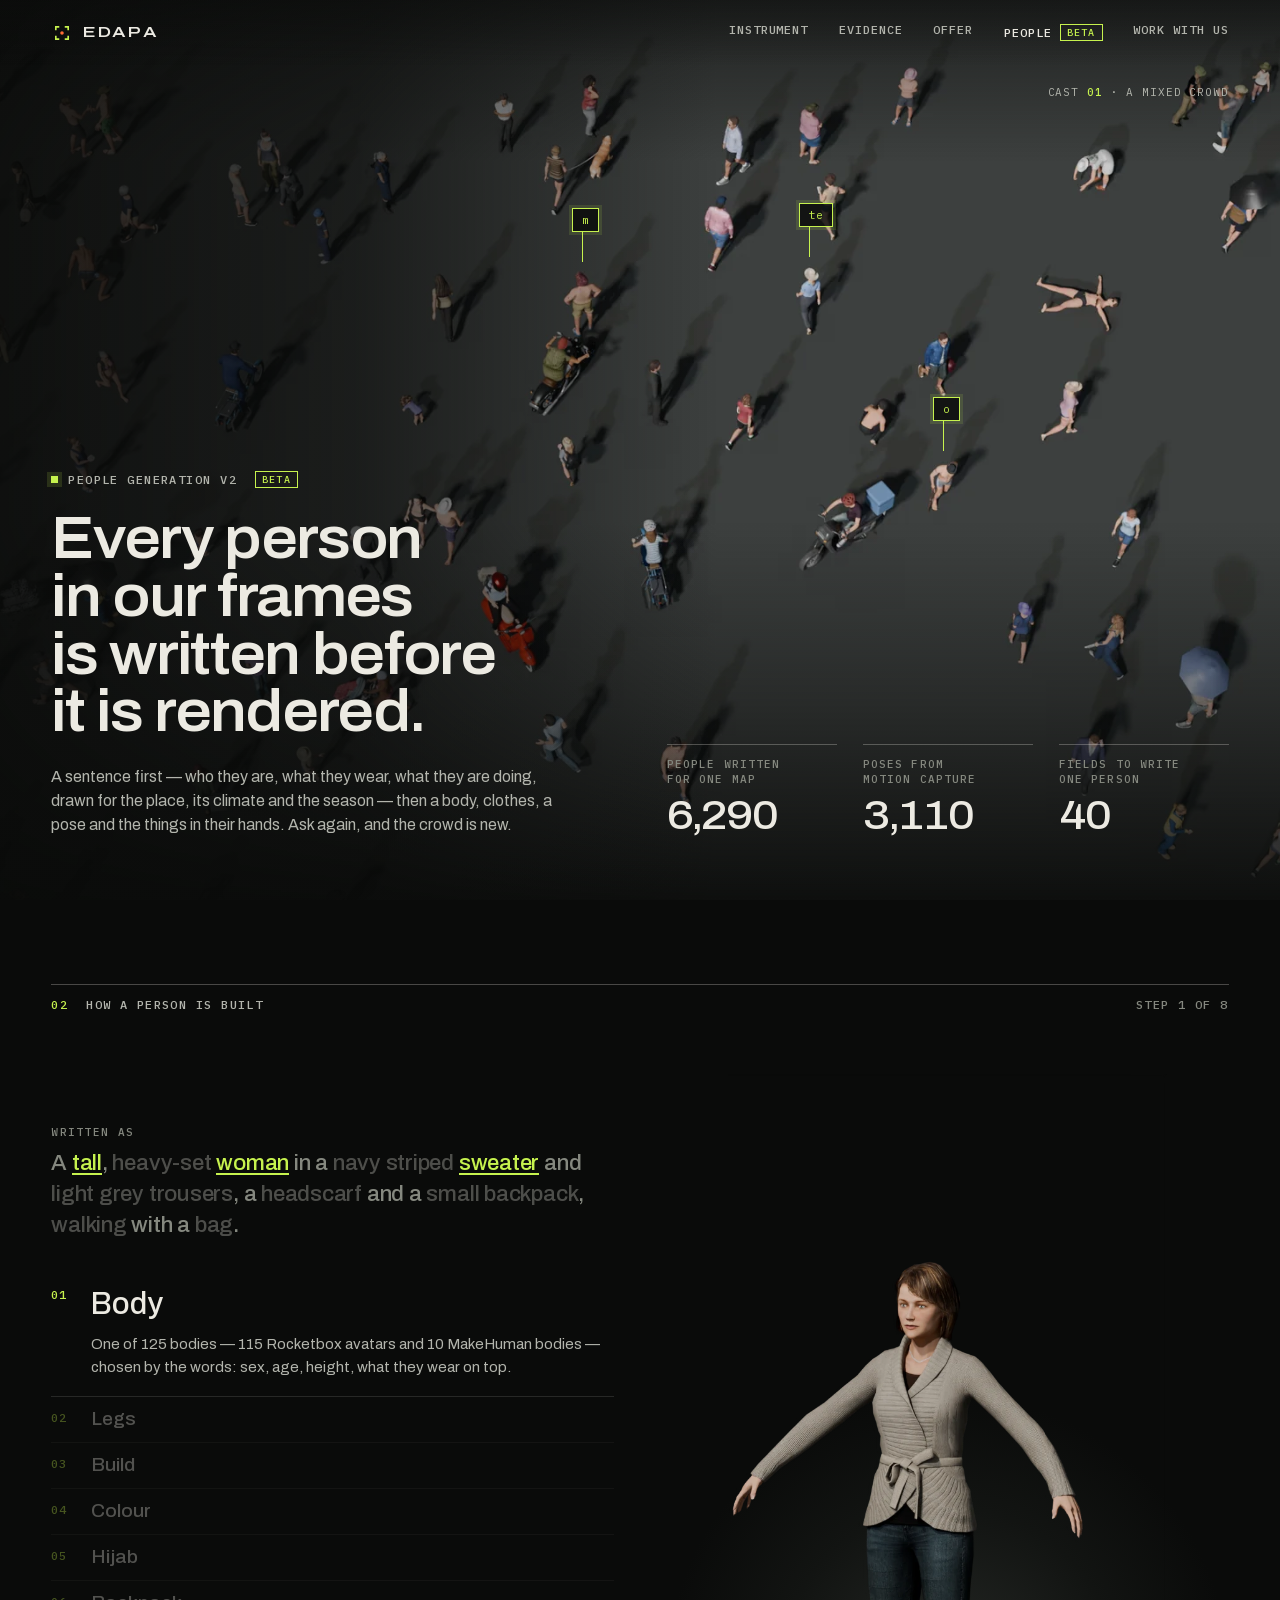
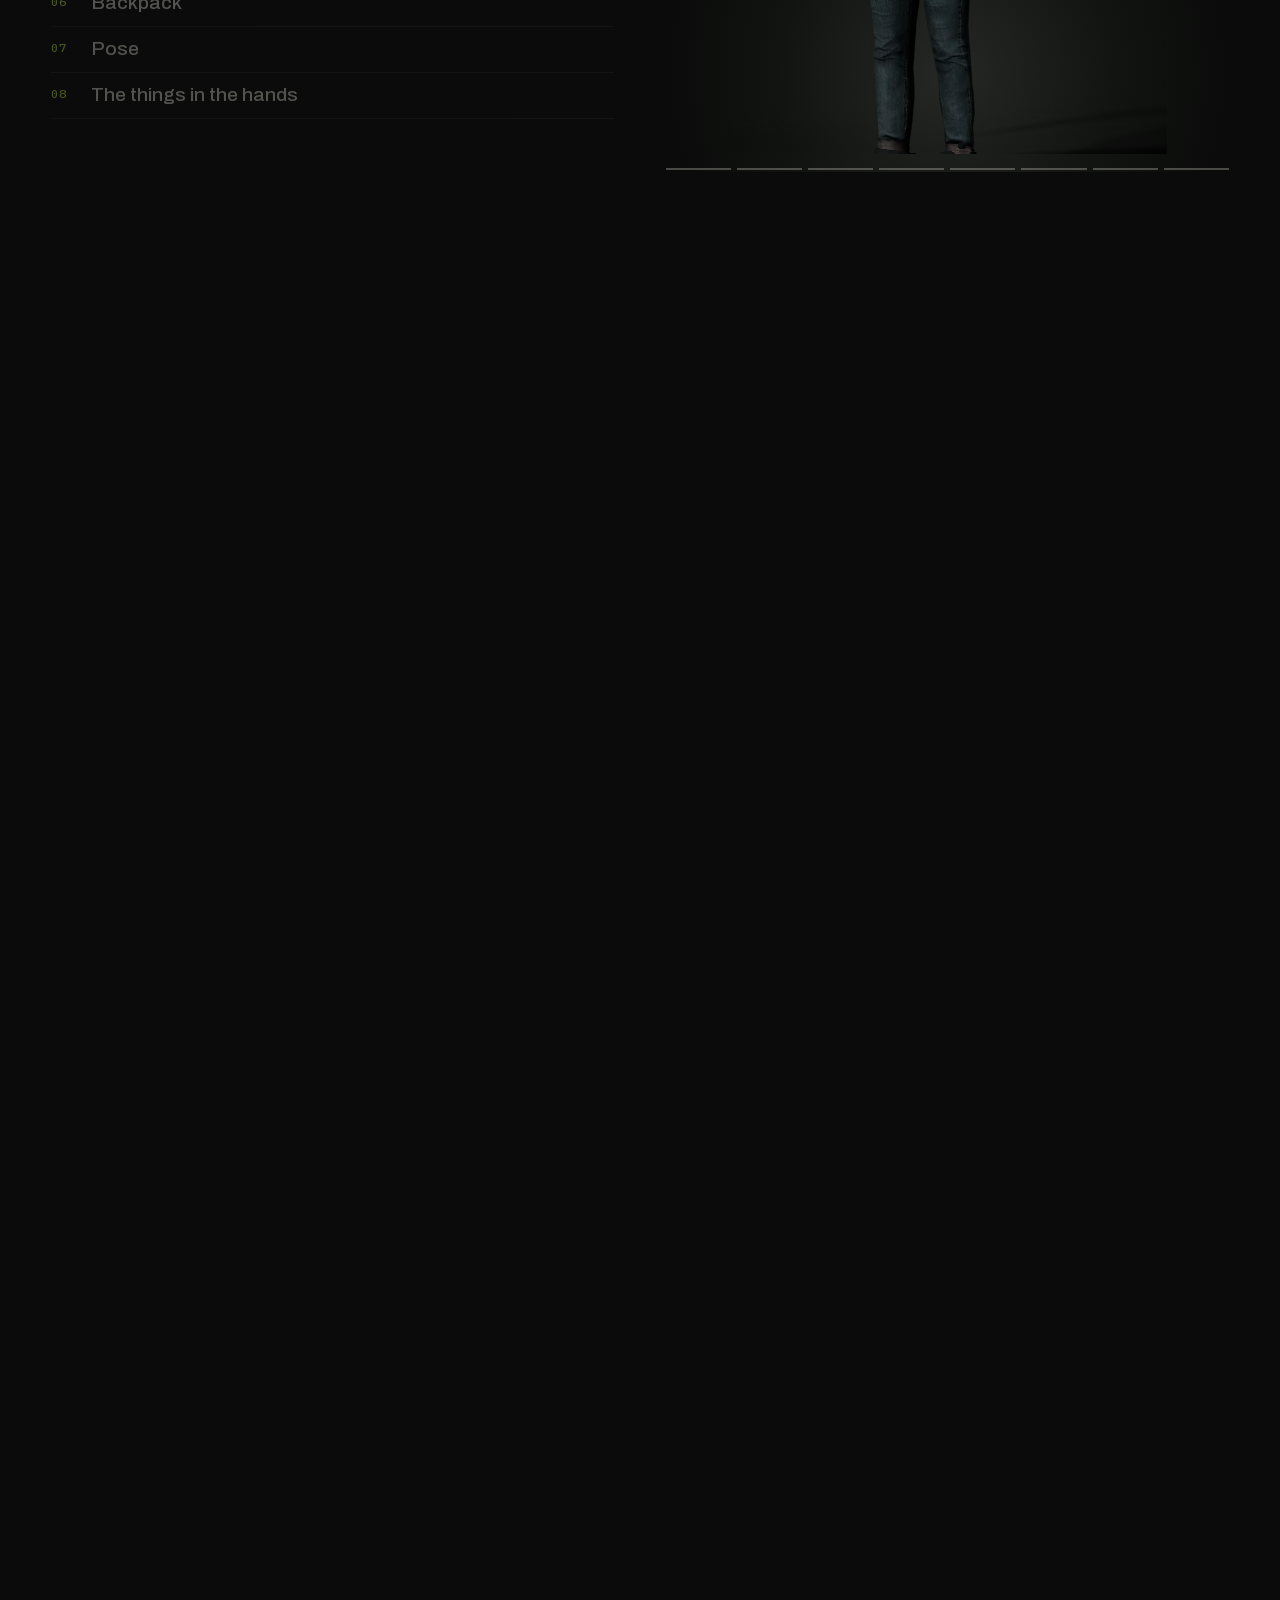
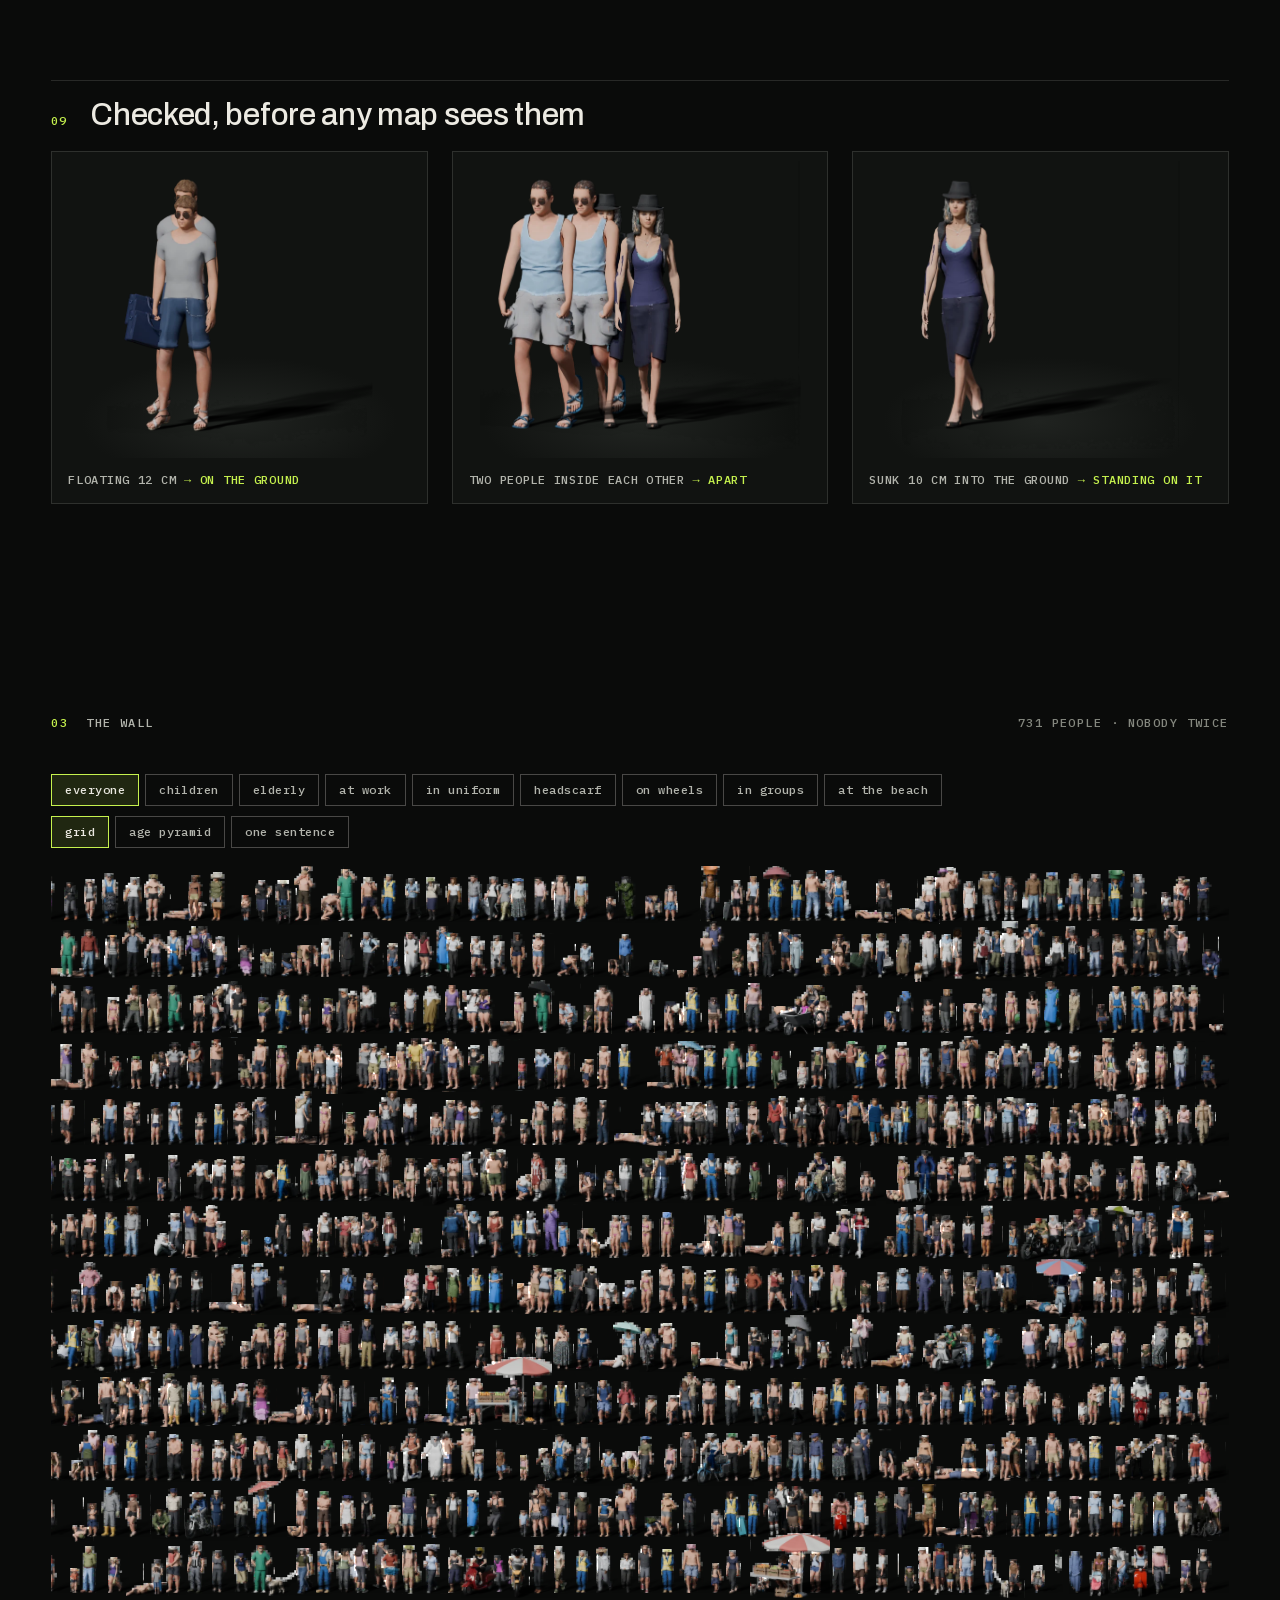
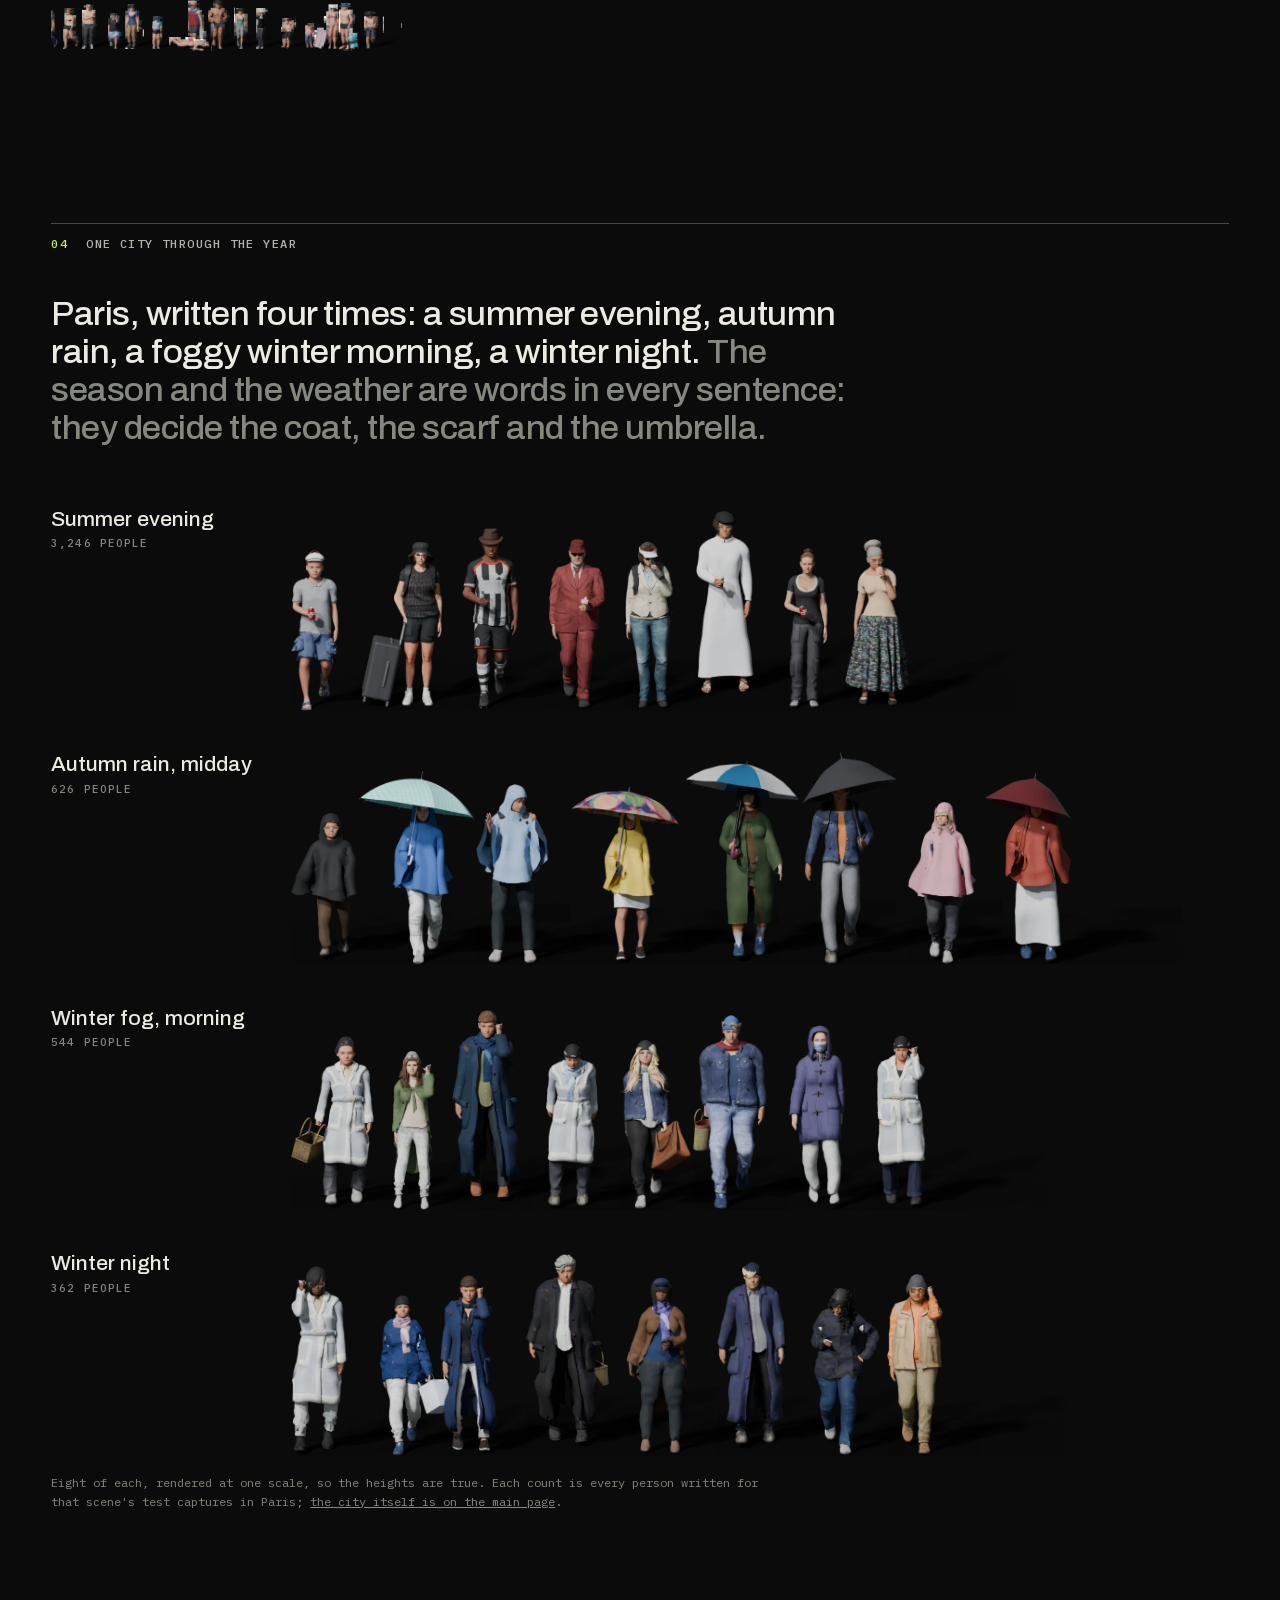
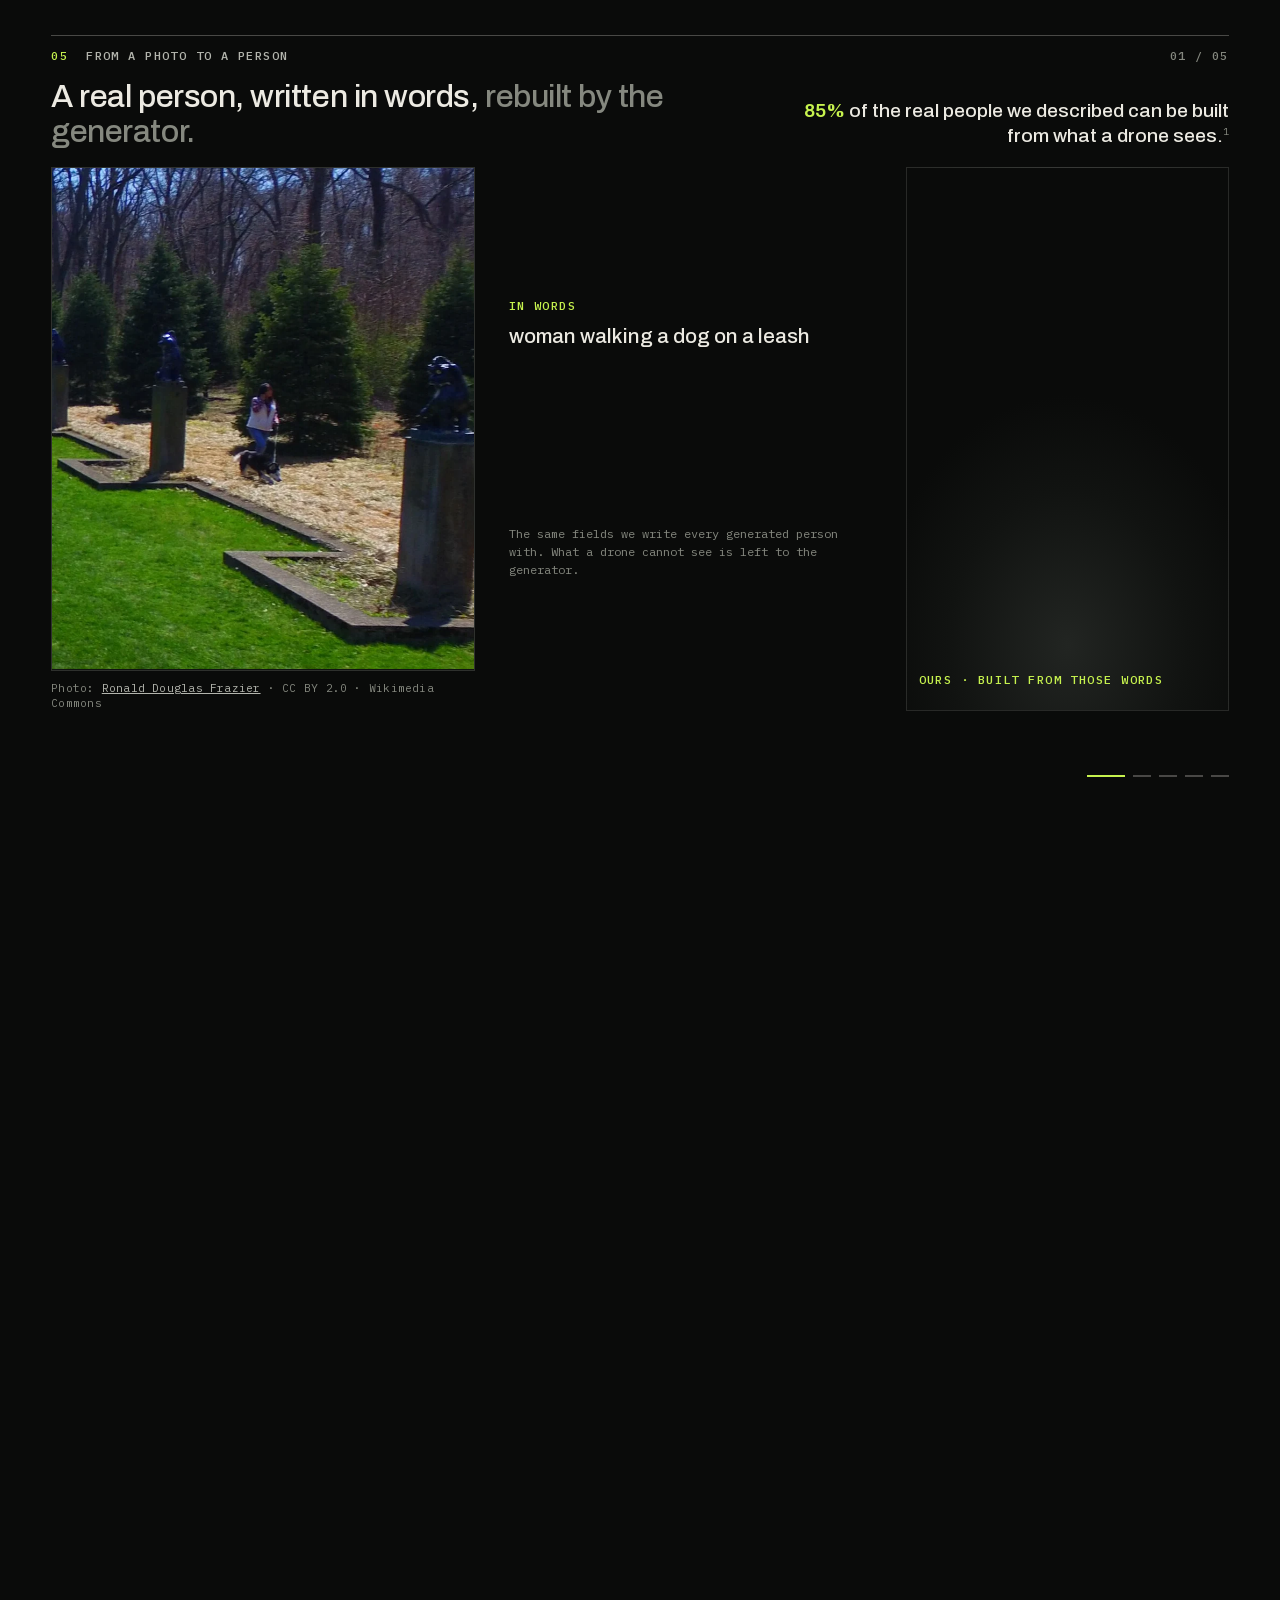
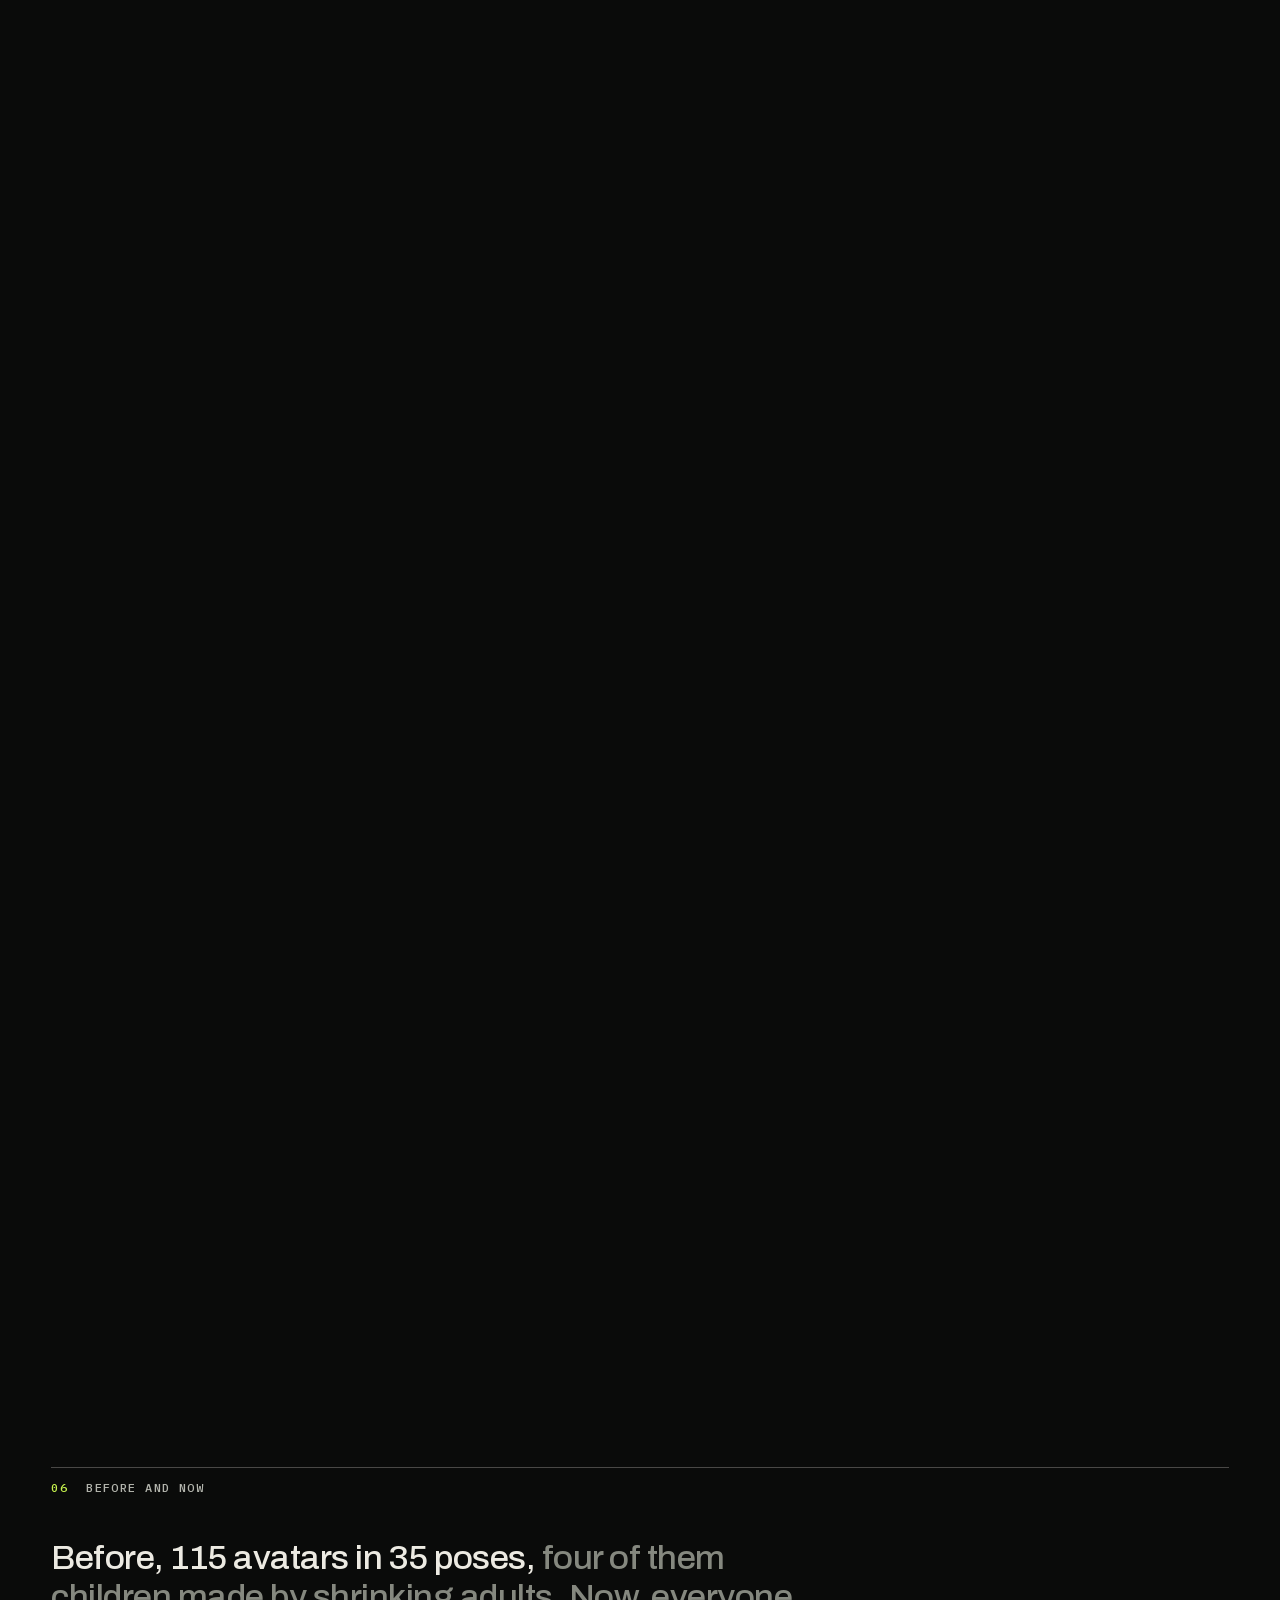
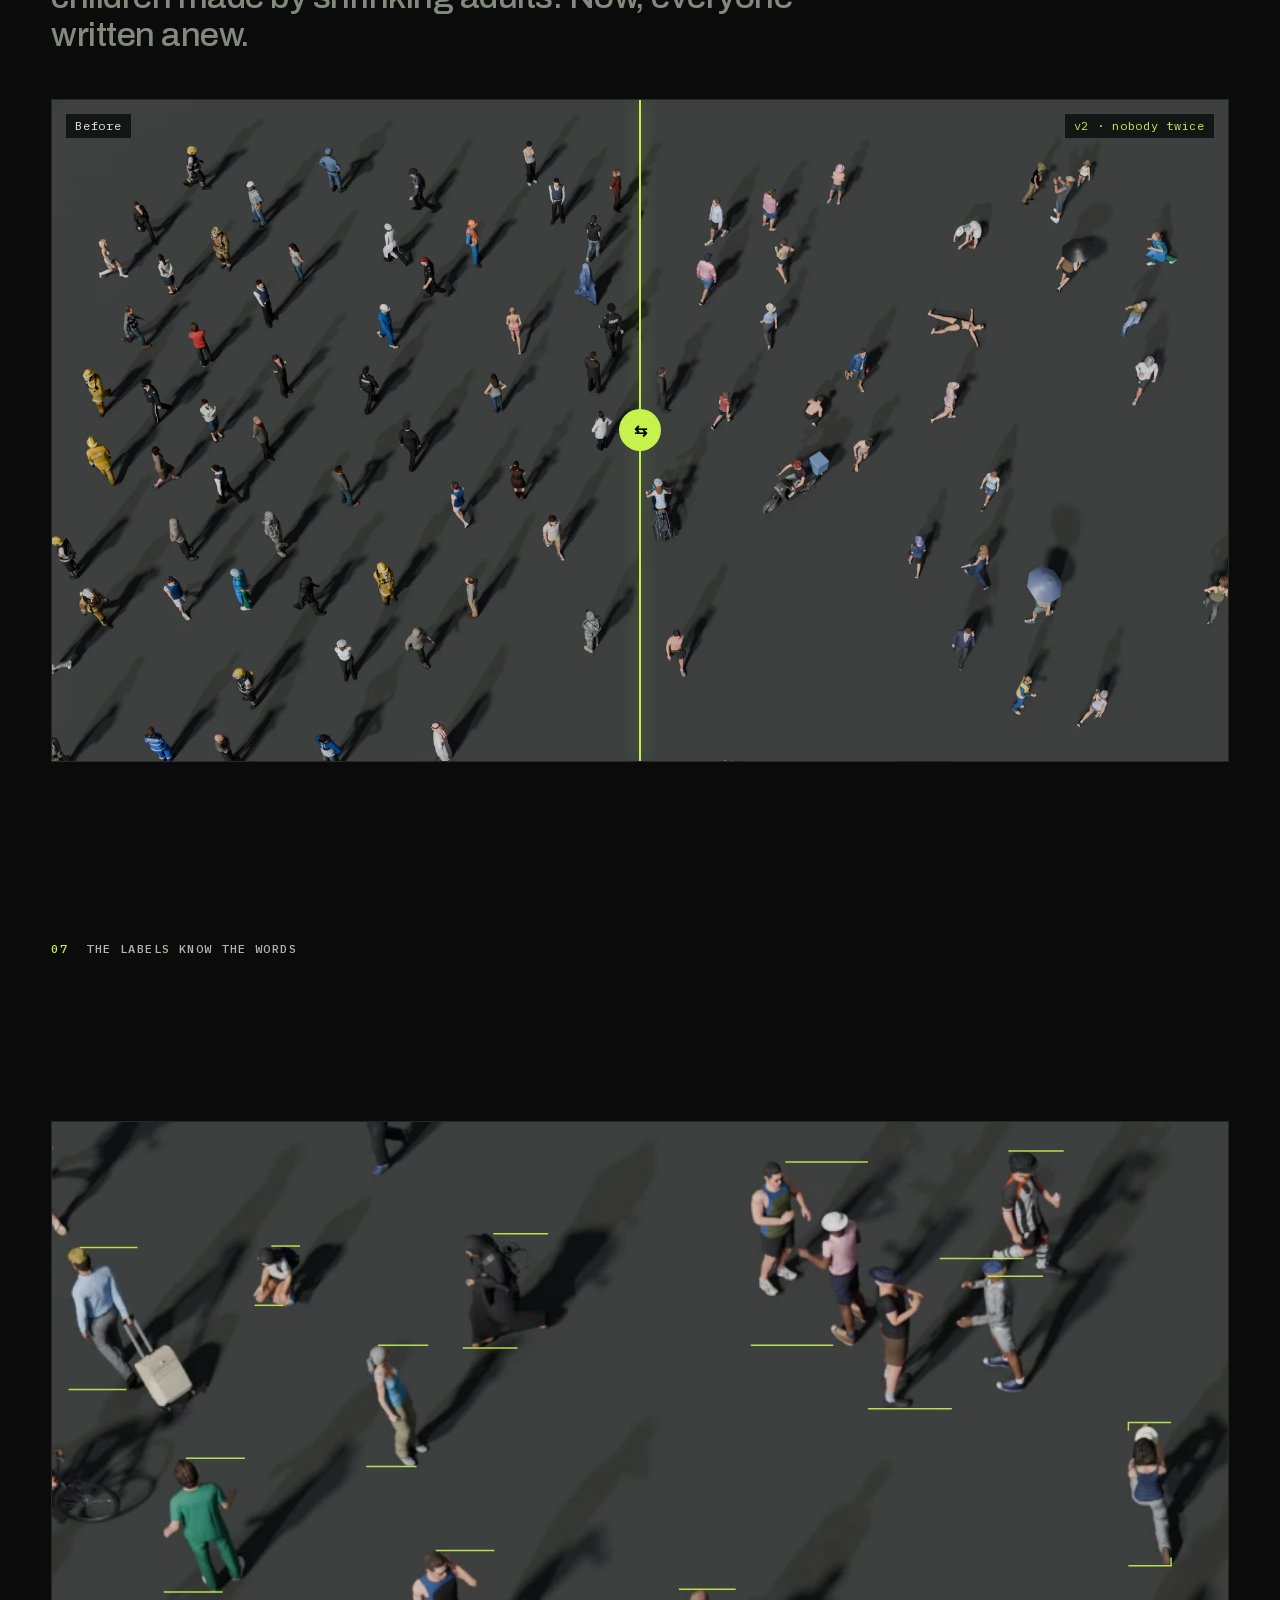
<file: people/index.html>
<!doctype html>
<html lang="en" class="no-js">
<head>
<meta charset="utf-8">
<meta name="viewport" content="width=device-width, initial-scale=1, viewport-fit=cover">
<title>People Generation v2 (BETA) — EDAPA</title>
<meta name="description" content="Every person in EDAPA's aerial frames is written in words before it is rendered: a new cast for every frame, from every region, each label knowing the sentence that made the person.">
<link rel="canonical" href="https://edapa-ro.github.io/people/">
<meta property="og:type" content="website">
<meta property="og:site_name" content="EDAPA">
<meta property="og:title" content="People Generation v2 (BETA) — EDAPA">
<meta property="og:url" content="https://edapa-ro.github.io/people/">
<meta property="og:description" content="Every person in EDAPA's aerial frames is written in words before it is rendered: a body, clothes, a pose and the things in their hands.">
<meta property="og:image" content="https://edapa-ro.github.io/people/assets/og.jpg">
<meta property="og:image:width" content="1200">
<meta property="og:image:height" content="630">
<meta property="og:image:alt" content="A crowd of rendered people seen from a drone, a few of them bracketed in lime.">
<meta name="twitter:card" content="summary_large_image">
<meta name="theme-color" content="#0a0b0a">
<meta name="color-scheme" content="dark">
<link rel="stylesheet" href="../assets/fonts/fonts.css">
<link rel="stylesheet" href="../assets/css/site.css">
<link rel="stylesheet" href="people.css">
<link rel="icon" href="data:image/svg+xml,%3Csvg xmlns='http://www.w3.org/2000/svg' viewBox='0 0 32 32'%3E%3Crect width='32' height='32' fill='%230a0b0a'/%3E%3Cpath d='M7 12V7h5M20 7h5v5M25 20v5h-5M12 25H7v-5' fill='none' stroke='%23c6f24e' stroke-width='2.4'/%3E%3Ccircle cx='16' cy='16' r='2.6' fill='%23ff6b35'/%3E%3C/svg%3E">
<script>document.documentElement.classList.replace('no-js','js')</script>
<script type="module" src="js/main.js"></script>
</head>
<body>
<a class="skip" href="#main">Skip to content</a>

<header class="mast" data-mast>
  <a class="mast__mark" href="../" aria-label="EDAPA, home">
    <svg viewBox="0 0 32 32" aria-hidden="true"><path d="M7 12V7h5M20 7h5v5M25 20v5h-5M12 25H7v-5"/><circle cx="16" cy="16" r="2.6"/></svg>
    <span>EDAPA</span>
  </a>
  <nav class="mast__nav" aria-label="Site">
    <a href="../#layers">Instrument</a>
    <a href="../#evidence">Evidence</a>
    <a href="../#offer">Offer</a>
    <a href="./" aria-current="page">People<span class="beta">BETA</span></a>
    <a href="../#work">Work with us</a>
  </nav>
</header>

<main id="main">

  <!-- ============================================================ 0–1: THE OPENING -->
  <section class="p-hero" id="top" aria-labelledby="p-title" data-hero>
    <img class="p-hero__still" src="assets/casts/test_a/crowd.webp" width="1920" height="1080"
         alt="A crowd of rendered people seen from a drone, every one of them different: walkers, riders, workers, families, a woman with a dog.">
    <canvas class="p-hero__gl" data-gl aria-hidden="true"></canvas>
    <div class="p-hero__tags" data-tags aria-hidden="true"></div>
    <p class="p-hero__hud" data-hud aria-hidden="true">Cast <b data-hud-n>01</b> · <span data-hud-name>—</span></p>

    <div class="p-hero__copy">
      <p class="eyebrow"><span class="eyebrow__dot" aria-hidden="true"></span>People Generation v2<span class="beta">BETA</span></p>
      <h1 id="p-title" class="p-hero__title">
        <span class="line"><span>Every person in our frames</span></span>
        <span class="line"><span>is written before</span></span>
        <span class="line"><span>it is rendered.</span></span>
      </h1>
      <p class="p-hero__lede">A sentence first — who they are, what they wear, what they are doing, drawn for the place, its climate and the season — then a body, clothes, a pose and the things in their hands. Ask again, and the crowd is new.</p>
    </div>
    <dl class="p-hero__figs">
      <div class="p-fig"><dt>people written<br>for one map</dt><dd data-count="6290">6,290</dd></div>
      <div class="p-fig"><dt>poses from<br>motion capture</dt><dd data-count="3110">3,110</dd></div>
      <div class="p-fig"><dt>fields to write<br>one person</dt><dd data-count="40">40</dd></div>
    </dl>
  </section>

  <!-- ============================================================ 02: HOW A PERSON IS BUILT -->
  <section class="p-steps" id="steps" aria-labelledby="steps-title" data-steps>
    <div class="p-steps__track" data-steps-track>
      <div class="p-steps__view">
        <header class="sect__head">
          <p class="sect__num">02</p>
          <h2 id="steps-title" class="sect__kicker">How a person is built</h2>
          <p class="p-steps__count" data-steps-count>step 1 of 8</p>
        </header>
        <div class="p-steps__grid">
          <div class="p-steps__text">
            <p class="p-steps__k">Written as</p>
            <p class="p-steps__sentence" data-steps-sentence></p>
            <ol class="p-steps__list" data-steps-list>
              <li><b>01</b><h3>Body</h3><p>One of 125 bodies — 115 Rocketbox avatars and 10 MakeHuman bodies — chosen by the words: sex, age, height, what they wear on top.</p></li>
              <li><b>02</b><h3>Head</h3><p>Another avatar's head, cut at the neck and fitted to this body's skeleton.</p></li>
              <li><b>03</b><h3>Build</h3><p>Slim, average, stocky or heavy: the body's shape keys, checked so that no hand ends up inside the belly.</p></li>
              <li><b>04</b><h3>Colour</h3><p>Every garment recoloured into the colour its words ask for, from palettes measured on real clothes; the skin toned with it.</p></li>
              <li><b>05</b><h3>Hijab</h3><p>Grown on this head, column by column around the face, then coloured. Checked before it goes on: no gap at the cheeks, nothing through the clothes.</p></li>
              <li><b>06</b><h3>Backpack</h3><p>Fitted to the shoulders it sits on, its straps bound to the body so they move with it.</p></li>
              <li><b>07</b><h3>Pose</h3><p>One of 3,110 poses from motion capture, or an authored one, chosen by what the words say she is doing.</p></li>
              <li><b>08</b><h3>The things in the hands</h3><p>What the words say the hands hold, placed in the hand the pose closes round it.</p></li>
            </ol>
          </div>
          <figure class="p-steps__fig">
            <canvas data-steps-canvas aria-label="One person, step by step."></canvas>
            <figcaption class="p-steps__bar" aria-hidden="true" data-steps-bar></figcaption>
          </figure>
        </div>
      </div>
    </div>
    <div class="p-steps__checks">
      <p class="p-steps__checks-k"><b>09</b><span>Checked, before any map sees them</span></p>
      <div class="p-checks__row">
        <figure class="p-check" data-check="float"><div class="p-check__stage"><img data-before alt=""><img data-after alt=""></div>
          <figcaption>Floating 12 cm <b>→ on the ground</b></figcaption></figure>
        <figure class="p-check" data-check="overlap"><div class="p-check__stage"><img data-before alt=""><img data-after alt=""></div>
          <figcaption>Two people inside each other <b>→ apart</b></figcaption></figure>
        <figure class="p-check" data-check="sunk"><div class="p-check__stage"><img data-before alt=""><img data-after alt=""></div>
          <figcaption>Sunk 10 cm into the ground <b>→ standing on it</b></figcaption></figure>
      </div>
    </div>
  </section>

  <!-- ============================================================ 03: THE WALL -->
  <section class="p-wall" id="wall" aria-labelledby="wall-title" data-wall>
    <header class="sect__head p-wall__head">
      <p class="sect__num">03</p>
      <h2 id="wall-title" class="sect__kicker">The wall</h2>
      <p class="p-wall__count"><span data-wall-count>2,000</span> people · nobody twice</p>
    </header>
    <div class="p-wall__bar">
      <div class="p-wall__filters" role="group" aria-label="Show the people a word finds">
        <button type="button" data-filter="all" aria-pressed="true">everyone</button>
        <button type="button" data-filter="children" aria-pressed="false">children</button>
        <button type="button" data-filter="elderly" aria-pressed="false">elderly</button>
        <button type="button" data-filter="work" aria-pressed="false">at work</button>
        <button type="button" data-filter="uniform" aria-pressed="false">in uniform</button>
        <button type="button" data-filter="hijab" aria-pressed="false">headscarf</button>
        <button type="button" data-filter="wheels" aria-pressed="false">on wheels</button>
        <button type="button" data-filter="groups" aria-pressed="false">in groups</button>
        <button type="button" data-filter="beach" aria-pressed="false">at the beach</button>
      </div>
      <div class="p-wall__modes" role="group" aria-label="Arrange them">
        <button type="button" data-mode="grid" aria-pressed="true">grid</button>
        <button type="button" data-mode="pyramid" aria-pressed="false">age pyramid</button>
        <button type="button" data-mode="sentence" aria-pressed="false">one sentence</button>
      </div>
    </div>
    <div class="p-wall__stage">
      <canvas class="p-wall__canvas" data-wall-canvas aria-label="Two thousand rendered people, each written from words."></canvas>
      <div class="p-wall__card" data-wall-card aria-hidden="true"></div>
    </div>
  </section>

  <!-- ============================================================ 04: ONE CITY THROUGH THE YEAR -->
  <section class="p-seasons" id="seasons" aria-labelledby="seasons-title">
    <header class="sect__head">
      <p class="sect__num">04</p>
      <h2 id="seasons-title" class="sect__kicker">One city through the year</h2>
    </header>
    <p class="p-lead">Paris, written four times: a summer evening, autumn rain, a foggy winter morning, a winter night. <span class="dim">The season and the weather are words in every sentence: they decide the coat, the scarf and the umbrella.</span></p>
    <div class="p-seasons__rows">
      <figure class="p-seasons__row">
        <figcaption><b>Summer evening</b><span>3,246 people</span></figcaption>
        <ul class="p-seasons__line">
          <li style="--s:0.789"><img src="assets/seasons/summer_0.webp" width="338" height="347" loading="lazy" alt="A boy in a light grey polo shirt and a cap, holding a cup."></li>
          <li style="--s:0.827"><img src="assets/seasons/summer_1.webp" width="433" height="364" loading="lazy" alt="A woman in a black polo shirt and a hat."></li>
          <li style="--s:0.898"><img src="assets/seasons/summer_2.webp" width="391" height="395" loading="lazy" alt="A man in a black T-shirt and a hat, holding a cup."></li>
          <li style="--s:0.843"><img src="assets/seasons/summer_3.webp" width="365" height="371" loading="lazy" alt="An elderly man in a red blazer and a cap, holding something to eat."></li>
          <li style="--s:0.834"><img src="assets/seasons/summer_4.webp" width="354" height="367" loading="lazy" alt="A woman in a beige blazer and a cap, holding a cup."></li>
          <li style="--s:0.980"><img src="assets/seasons/summer_5.webp" width="392" height="431" loading="lazy" alt="A man in a white long robe and a cap, holding a cup."></li>
          <li style="--s:0.800"><img src="assets/seasons/summer_6.webp" width="334" height="352" loading="lazy" alt="A woman in a black T-shirt, holding a cup."></li>
          <li style="--s:0.843"><img src="assets/seasons/summer_7.webp" width="362" height="371" loading="lazy" alt="An elderly woman in a beige T-shirt, holding a cup."></li>
        </ul>
      </figure>
      <figure class="p-seasons__row">
        <figcaption><b>Autumn rain, midday</b><span>626 people</span></figcaption>
        <ul class="p-seasons__line">
          <li style="--s:0.741"><img src="assets/seasons/autumn_rain_0.webp" width="347" height="326" loading="lazy" alt="A boy in a raincoat and the hood up."></li>
          <li style="--s:0.945"><img src="assets/seasons/autumn_rain_1.webp" width="454" height="416" loading="lazy" alt="A woman in a raincoat and the hood up, holding an umbrella."></li>
          <li style="--s:0.884"><img src="assets/seasons/autumn_rain_2.webp" width="408" height="389" loading="lazy" alt="A man in a raincoat and the hood up."></li>
          <li style="--s:0.868"><img src="assets/seasons/autumn_rain_3.webp" width="446" height="382" loading="lazy" alt="An elderly woman in a raincoat and the hood up, holding an umbrella."></li>
          <li style="--s:0.995"><img src="assets/seasons/autumn_rain_4.webp" width="454" height="438" loading="lazy" alt="A woman in an open jacket and a cap, holding an umbrella."></li>
          <li style="--s:1.036"><img src="assets/seasons/autumn_rain_5.webp" width="432" height="456" loading="lazy" alt="A man in an open jacket, holding an umbrella."></li>
          <li style="--s:0.793"><img src="assets/seasons/autumn_rain_6.webp" width="368" height="349" loading="lazy" alt="A woman in a raincoat and the hood up."></li>
          <li style="--s:0.934"><img src="assets/seasons/autumn_rain_7.webp" width="423" height="411" loading="lazy" alt="An elderly man in a raincoat and the hood up, holding an umbrella."></li>
        </ul>
      </figure>
      <figure class="p-seasons__row">
        <figcaption><b>Winter fog, morning</b><span>544 people</span></figcaption>
        <ul class="p-seasons__line">
          <li style="--s:0.852"><img src="assets/seasons/winter_fog_0.webp" width="419" height="375" loading="lazy" alt="A teenage boy in a heavy coat and a beanie, holding a bag."></li>
          <li style="--s:0.777"><img src="assets/seasons/winter_fog_1.webp" width="332" height="342" loading="lazy" alt="A woman in an open jacket and a beanie, holding a phone."></li>
          <li style="--s:0.977"><img src="assets/seasons/winter_fog_2.webp" width="403" height="430" loading="lazy" alt="A man in a heavy coat and a warm scarf, holding a phone."></li>
          <li style="--s:0.816"><img src="assets/seasons/winter_fog_3.webp" width="361" height="359" loading="lazy" alt="An elderly man in a heavy coat, a warm scarf and a beanie."></li>
          <li style="--s:0.832"><img src="assets/seasons/winter_fog_4.webp" width="360" height="366" loading="lazy" alt="A woman in an open jacket, a warm scarf and a beanie, holding a bag."></li>
          <li style="--s:0.952"><img src="assets/seasons/winter_fog_5.webp" width="410" height="419" loading="lazy" alt="A man in an open jacket, a warm scarf and a beanie, holding a bag."></li>
          <li style="--s:0.905"><img src="assets/seasons/winter_fog_6.webp" width="390" height="398" loading="lazy" alt="A woman in a heavy coat."></li>
          <li style="--s:0.857"><img src="assets/seasons/winter_fog_7.webp" width="364" height="377" loading="lazy" alt="An elderly man in a heavy coat and a beanie, holding a phone."></li>
        </ul>
      </figure>
      <figure class="p-seasons__row">
        <figcaption><b>Winter night</b><span>362 people</span></figcaption>
        <ul class="p-seasons__line">
          <li style="--s:0.930"><img src="assets/seasons/winter_night_0.webp" width="390" height="409" loading="lazy" alt="A teenage boy in a heavy coat, holding a phone."></li>
          <li style="--s:0.789"><img src="assets/seasons/winter_night_1.webp" width="335" height="347" loading="lazy" alt="A woman in a heavy coat, a warm scarf and a beanie, holding a bag."></li>
          <li style="--s:0.886"><img src="assets/seasons/winter_night_2.webp" width="386" height="390" loading="lazy" alt="A man in a heavy coat and a warm scarf, holding a phone."></li>
          <li style="--s:0.986"><img src="assets/seasons/winter_night_3.webp" width="419" height="434" loading="lazy" alt="An elderly man in a heavy coat, holding a bag."></li>
          <li style="--s:0.877"><img src="assets/seasons/winter_night_4.webp" width="396" height="386" loading="lazy" alt="A woman in an open jacket, a warm scarf and a cap, holding a cup."></li>
          <li style="--s:0.950"><img src="assets/seasons/winter_night_5.webp" width="404" height="418" loading="lazy" alt="A man in a heavy coat and a beanie."></li>
          <li style="--s:0.827"><img src="assets/seasons/winter_night_6.webp" width="367" height="364" loading="lazy" alt="A woman in a heavy coat and a beanie, holding a phone."></li>
          <li style="--s:0.891"><img src="assets/seasons/winter_night_7.webp" width="390" height="392" loading="lazy" alt="An elderly man in an open jacket and a beanie, holding a phone."></li>
        </ul>
      </figure>
    </div>
    <p class="p-note">Eight of each, rendered at one scale, so the heights are true. Each count is every person written for that scene's test captures in Paris; <a href="../#places">the city itself is on the main page</a>.</p>
  </section>

  <!-- ============================================================ 05: FROM A PHOTO TO A PERSON -->
  <section class="p-real" id="real" aria-labelledby="real-title" data-real>
    <div class="p-real__track" data-real-track>
      <div class="p-real__view">
        <header class="sect__head p-real__head">
          <p class="sect__num">05</p>
          <h2 id="real-title" class="sect__kicker">From a photo to a person</h2>
          <p class="p-real__counter" data-counter>01 / 10</p>
        </header>
        <div class="p-real__top">
          <p class="p-real__lead">A real person, written in words, <span class="dim">rebuilt by the generator.</span></p>
          <p class="p-real__stat"><b>85%</b> of the real people we described can be built from what a drone sees.<sup>1</sup></p>
        </div>
        <div class="p-real__stage">
          <figure class="p-real__photo">
            <div class="p-real__frame"><div class="p-real__photo-in" data-photo-in><img data-photo alt=""></div>
              <span class="p-real__bracket" data-bracket aria-hidden="true"></span></div>
            <figcaption class="p-real__credit" data-credit></figcaption>
          </figure>
          <div class="p-real__words">
            <p class="p-real__k">In words</p>
            <p class="p-real__label" data-label></p>
            <div class="p-real__chips" data-chips></div>
            <p class="p-real__note">The same fields we write every generated person with. What a drone cannot see is left to the generator.</p>
          </div>
          <figure class="p-real__ours">
            <canvas data-ours aria-hidden="true"></canvas>
            <figcaption class="p-real__k">Ours · built from those words</figcaption>
          </figure>
        </div>
        <div class="p-real__foot">
          <div class="p-real__scale">
            <img data-drone-real alt="The real person at the photo's own pixels.">
            <img data-drone-ours alt="The rebuilt person at the same height in pixels.">
            <p class="p-real__note"><span data-scale></span>: the photo's person and ours, as a drone sees them.</p>
          </div>
          <div class="p-real__dots" data-dots aria-hidden="true"></div>
        </div>
      </div>
    </div>
  </section>

  <!-- ============================================================ 06: BEFORE AND NOW -->
  <section class="p-cast" id="cast" aria-labelledby="cast-title" data-cast>
    <header class="sect__head">
      <p class="sect__num">06</p>
      <h2 id="cast-title" class="sect__kicker">Before and now</h2>
    </header>
    <p class="p-lead">Before, 115 avatars in 35 poses, <span class="dim">four of them children made by shrinking adults. Now, everyone written anew.</span></p>
    <div class="p-curtain" data-curtain>
      <img class="p-curtain__a" data-curtain-before alt="The crowd before: the same avatars in their own clothes, every one an adult.">
      <img class="p-curtain__b" data-curtain-after alt="The same places with a written cast: children, the elderly, work clothes, dogs, bicycles.">
      <div class="p-curtain__line" data-curtain-line role="slider" tabindex="0" aria-label="Move between before and now" aria-valuemin="0" aria-valuemax="100" aria-valuenow="50"><i>⇆</i></div>
      <p class="p-curtain__k p-curtain__k--a">Before</p><p class="p-curtain__k p-curtain__k--b">v2 · nobody twice</p>
    </div>
  </section>

  <!-- ============================================================ 07: THE LABELS KNOW THE WORDS -->
  <section class="p-labels" id="labels" aria-labelledby="labels-title" data-labels>
    <header class="sect__head">
      <p class="sect__num">07</p>
      <h2 id="labels-title" class="sect__kicker">The labels know the words</h2>
    </header>
    <p class="p-lead">Every box opens into the sentence <span class="dim">that wrote the person inside it.</span></p>
    <div class="p-labels__stage">
      <canvas data-labels-canvas aria-label="People seen from a drone, each filled with their own colour and boxed."></canvas>
      <svg class="p-labels__boxes" data-labels-boxes aria-hidden="true"></svg>
      <div class="p-wall__card p-labels__card" data-labels-card aria-hidden="true"></div>
    </div>
    <p class="p-note">Masks and boxes come from the render itself; each person's words come from the recipe that built them. Point at a person.</p>
  </section>

  <!-- ============================================================ 08: WHERE V2 IS GOING -->
  <section class="p-goals" id="goals" aria-labelledby="goals-title">
    <header class="sect__head">
      <p class="sect__num">08</p>
      <h2 id="goals-title" class="sect__kicker">Where v2 is going</h2>
      <p class="p-goals__beta">this page is BETA</p>
    </header>
    <dl class="p-goals__list">
      <div><dt>Goal for v2.0</dt><dd class="p-goals__big">99%</dd><p>of the people a drone sees, buildable from words.</p></div>
      <div><dt>Goal for v2.0</dt><dd>Clothes from every region we fly</dd><p>long robes, saris, uniforms, work clothes, and what comes next.</p></div>
      <div><dt>Goal for v2.0</dt><dd>A new cast in every frame of every map</dd><p>nobody twice, on any map we render. Running today on the coast and in Paris, where the crowd is drawn anew every few frames.</p></div>
      <div><dt>Since the first version</dt><dd>Drawn from real data</dd><p>ages from the UN’s World Population Prospects, builds and heights from NCD-RisC, the colours of clothes from 427 real people seen from drones; winter coats, warm scarves, raincoats and umbrellas; and the dogs, walking sticks and pushchairs people carry, now placed in the maps with them.</p></div>
    </dl>
    <p class="p-goals__note"><span>BETA</span>Everything on this page runs today; the previews come from test renders. The goals above are what v2.0 ships with.</p>
  </section>

  <!-- ============================================================ 09: SOURCES AND CREDITS -->
  <section class="p-credits" id="credits" aria-labelledby="credits-title">
    <header class="sect__head">
      <p class="sect__num">09</p>
      <h2 id="credits-title" class="sect__kicker">Sources and credits</h2>
    </header>
    <div class="p-credits__cols">
      <div><h3>Bodies and motion</h3>
        <p><b>Microsoft Rocketbox</b> avatars · MIT</p><p><b>MakeHuman</b> and MPFB assets · CC0 and CC BY</p>
        <p><b>CMU Graphics Lab</b> motion capture · free for all uses</p></div>
      <div><h3>Things and textures</h3>
        <p><b>Objaverse</b> and <b>Sketchfab</b> models · each with its author and licence</p>
        <p><b>ambientCG</b> textures · CC0</p><p><b>Archivo</b>, <b>IBM Plex Mono</b> · SIL OFL</p></div>
      <div><h3>Real photographs</h3><div data-photo-credits><p>Wikimedia Commons, each with its author and licence.</p></div></div>
    </div>
    <details class="p-credits__all" data-model-credits>
      <summary>Every model a person on this page can wear, carry or ride, with its author <span data-model-count></span></summary>
      <ul data-model-list></ul>
    </details>
    <p class="p-note">¹ 427 real people in drone photos — 327 from Wikimedia Commons, 100 from the VisDrone training set — each described in the same 40 fields from what a drone can see; 85% pass every rule and have every piece the generator needs.</p>
  </section>

</main>

<footer class="foot">
  <p class="foot__mark">EDAPA</p>
  <p class="foot__line">People Generation v2 is in BETA: the previews come from test renders.</p>
  <p class="foot__line"><a href="../">Back to the main page</a></p>
</footer>
</body>
</html>
</file>
<file: assets/fonts/fonts.css>
@font-face{font-family:'Archivo';font-style:italic;font-weight:100 900;font-stretch:62% 125%;font-display:swap;src:url(Archivo-italic-100-900-latin-ext.woff2) format('woff2');unicode-range:U+0100-02BA, U+02BD-02C5, U+02C7-02CC, U+02CE-02D7, U+02DD-02FF, U+0304, U+0308, U+0329, U+1D00-1DBF, U+1E00-1E9F, U+1EF2-1EFF, U+2020, U+20A0-20AB, U+20AD-20C0, U+2113, U+2C60-2C7F, U+A720-A7FF}
@font-face{font-family:'Archivo';font-style:italic;font-weight:100 900;font-stretch:62% 125%;font-display:swap;src:url(Archivo-italic-100-900-latin.woff2) format('woff2');unicode-range:U+0000-00FF, U+0131, U+0152-0153, U+02BB-02BC, U+02C6, U+02DA, U+02DC, U+0304, U+0308, U+0329, U+2000-206F, U+20AC, U+2122, U+2191, U+2193, U+2212, U+2215, U+FEFF, U+FFFD}
@font-face{font-family:'Archivo';font-style:normal;font-weight:100 900;font-stretch:62% 125%;font-display:swap;src:url(Archivo-normal-100-900-latin-ext.woff2) format('woff2');unicode-range:U+0100-02BA, U+02BD-02C5, U+02C7-02CC, U+02CE-02D7, U+02DD-02FF, U+0304, U+0308, U+0329, U+1D00-1DBF, U+1E00-1E9F, U+1EF2-1EFF, U+2020, U+20A0-20AB, U+20AD-20C0, U+2113, U+2C60-2C7F, U+A720-A7FF}
@font-face{font-family:'Archivo';font-style:normal;font-weight:100 900;font-stretch:62% 125%;font-display:swap;src:url(Archivo-normal-100-900-latin.woff2) format('woff2');unicode-range:U+0000-00FF, U+0131, U+0152-0153, U+02BB-02BC, U+02C6, U+02DA, U+02DC, U+0304, U+0308, U+0329, U+2000-206F, U+20AC, U+2122, U+2191, U+2193, U+2212, U+2215, U+FEFF, U+FFFD}
@font-face{font-family:'IBM Plex Mono';font-style:normal;font-weight:400;font-display:swap;src:url(IBMPlexMono-normal-400-latin-ext.woff2) format('woff2');unicode-range:U+0100-02BA, U+02BD-02C5, U+02C7-02CC, U+02CE-02D7, U+02DD-02FF, U+0304, U+0308, U+0329, U+1D00-1DBF, U+1E00-1E9F, U+1EF2-1EFF, U+2020, U+20A0-20AB, U+20AD-20C0, U+2113, U+2C60-2C7F, U+A720-A7FF}
@font-face{font-family:'IBM Plex Mono';font-style:normal;font-weight:400;font-display:swap;src:url(IBMPlexMono-normal-400-latin.woff2) format('woff2');unicode-range:U+0000-00FF, U+0131, U+0152-0153, U+02BB-02BC, U+02C6, U+02DA, U+02DC, U+0304, U+0308, U+0329, U+2000-206F, U+20AC, U+2122, U+2191, U+2193, U+2212, U+2215, U+FEFF, U+FFFD}
@font-face{font-family:'IBM Plex Mono';font-style:normal;font-weight:500;font-display:swap;src:url(IBMPlexMono-normal-500-latin-ext.woff2) format('woff2');unicode-range:U+0100-02BA, U+02BD-02C5, U+02C7-02CC, U+02CE-02D7, U+02DD-02FF, U+0304, U+0308, U+0329, U+1D00-1DBF, U+1E00-1E9F, U+1EF2-1EFF, U+2020, U+20A0-20AB, U+20AD-20C0, U+2113, U+2C60-2C7F, U+A720-A7FF}
@font-face{font-family:'IBM Plex Mono';font-style:normal;font-weight:500;font-display:swap;src:url(IBMPlexMono-normal-500-latin.woff2) format('woff2');unicode-range:U+0000-00FF, U+0131, U+0152-0153, U+02BB-02BC, U+02C6, U+02DA, U+02DC, U+0304, U+0308, U+0329, U+2000-206F, U+20AC, U+2122, U+2191, U+2193, U+2212, U+2215, U+FEFF, U+FFFD}
</file>
<file: assets/css/site.css>
/* EDAPA — presentation site
   One dark register, two signal colours with a meaning each:
   lime = what the camera sees, rescue orange = what it cannot. */

:root {
  color-scheme: dark;
  --ink-0: #0a0b0a;
  --ink-1: #111311;
  --ink-2: #1a1d1a;
  --line: rgba(236, 234, 226, 0.13);
  --line-strong: rgba(236, 234, 226, 0.28);
  --paper: #eceae2;
  --paper-dim: #b3b5ad;
  --paper-mute: #85887f;
  --seen: #c6f24e;
  --hidden: #ff6b35;
  --hidden-people: #b69cff;

  --f-sans: "Archivo", ui-sans-serif, system-ui, -apple-system, "Segoe UI", sans-serif;
  --f-mono: "IBM Plex Mono", ui-monospace, "SFMono-Regular", Menlo, monospace;

  --gutter: clamp(16px, 4vw, 56px);
  --max: 1320px;
  --ease-out: cubic-bezier(0.16, 1, 0.3, 1);
  --ease-io: cubic-bezier(0.65, 0, 0.35, 1);
}

*, *::before, *::after { box-sizing: border-box; }
html { -webkit-text-size-adjust: 100%; text-size-adjust: 100%; scroll-behavior: smooth; }
body {
  margin: 0;
  background: var(--ink-0);
  color: var(--paper);
  font: 400 17px/1.55 var(--f-sans);
  font-stretch: 100%;
  -webkit-font-smoothing: antialiased;
  -moz-osx-font-smoothing: grayscale;
  overflow-x: hidden;
}
img, svg, canvas { display: block; max-width: 100%; }
a { color: inherit; }
button { font: inherit; color: inherit; }
kbd { font: inherit; }
::selection { background: var(--seen); color: var(--ink-0); }

.skip {
  position: fixed; left: 12px; top: -60px; z-index: 100;
  padding: 10px 14px; background: var(--paper); color: var(--ink-0);
  font: 500 13px/1 var(--f-mono); text-decoration: none; transition: top .2s;
}
.skip:focus { top: 12px; }
:focus-visible { outline: 2px solid var(--seen); outline-offset: 3px; }

/* ---------------------------------------------------------------- masthead */
.mast {
  position: fixed; inset: 0 0 auto 0; z-index: 40;
  display: flex; align-items: center; justify-content: space-between;
  padding: 18px var(--gutter);
  pointer-events: none;
}
.mast > * { pointer-events: auto; }
.mast__mark {
  display: inline-flex; align-items: center; gap: 10px; text-decoration: none;
  font: 600 15px/1 var(--f-sans); font-stretch: 125%; letter-spacing: 0.14em;
}
.mast__mark svg { width: 22px; height: 22px; }
.mast__mark path { fill: none; stroke: var(--seen); stroke-width: 2.4; }
.mast__mark circle { fill: var(--hidden); }
.mast__nav { display: flex; gap: clamp(14px, 2.4vw, 34px); }
.mast__nav a {
  position: relative; text-decoration: none;
  font: 500 12px/1 var(--f-mono); letter-spacing: 0.08em; text-transform: uppercase;
  color: var(--paper-dim); padding: 6px 0; transition: color .25s;
}
.mast__nav a:hover { color: var(--paper); }
.mast__nav .beta {
  display: inline-block; padding: 3px 6px 2px; margin-left: 8px; border: 1px solid var(--seen); color: var(--seen);
  font: 500 10px/1 var(--f-mono); letter-spacing: .12em; vertical-align: 1px;
}
.mast::before {
  content: ""; position: absolute; inset: 0; z-index: -1;
  background: linear-gradient(to bottom, rgba(10,11,10,.72), rgba(10,11,10,0));
  opacity: .6; transition: opacity .4s, background-color .4s;
}
.mast.is-solid::before {
  opacity: 1; background: rgba(10,11,10,.95);   /* near-opaque: text behind must not read through where the blur is missing */
  backdrop-filter: blur(10px); -webkit-backdrop-filter: blur(10px);
  border-bottom: 1px solid var(--line);
}

/* ---------------------------------------------------------------- hero */
.hero {
  position: relative;
  min-height: max(620px, 100svh);
  display: grid;
  grid-template-columns: minmax(0, 1.08fr) minmax(0, 1fr);
  grid-template-rows: 1fr auto;
  isolation: isolate;
  overflow: hidden;
}
.hero__stage {
  position: absolute; inset: 0; z-index: 0;
  background: var(--ink-0);
  touch-action: pan-y;
}
.hero__still, .hero__still img, .hero__gl {
  position: absolute; inset: 0; width: 100%; height: 100%;
}
.hero__still img { object-fit: cover; object-position: 59% 78%; }
.js .hero__still { opacity: 0; }                       /* the canvas draws it */
.gl-off .hero__still { opacity: 1; }
.hero__gl { opacity: 0; transition: opacity .6s var(--ease-out); }
.gl-on .hero__gl { opacity: 1; }
.hero__stage::after {                                   /* legibility scrim for the copy */
  content: ""; position: absolute; inset: 0; pointer-events: none;
  background:
    linear-gradient(to left, rgba(10,11,10,.86) 0%, rgba(10,11,10,.62) 30%, rgba(10,11,10,0) 58%),
    linear-gradient(to top, rgba(10,11,10,.8) 0%, rgba(10,11,10,0) 34%);
}

.hero__brackets {
  position: absolute; left: 0; top: 0; max-width: none; overflow: visible; pointer-events: none;
  transform-origin: 0 0;
}
.hero__brackets path {
  fill: none; stroke: var(--seen); stroke-width: 1.4; vector-effect: non-scaling-stroke;
  opacity: 0; transform-box: fill-box; transform-origin: center;
}
.hero__brackets.is-on path { animation: lock .9s var(--ease-out) forwards; animation-delay: var(--d, 0s); }
.hero__brackets.is-fading path { animation: bracket-out 1.1s ease forwards; }
@keyframes bracket-out { from { opacity: .9; transform: none; } to { opacity: 0; transform: none; } }
@keyframes lock {
  0%   { opacity: 0; transform: scale(1.9); }
  60%  { opacity: 1; }
  100% { opacity: .9; transform: scale(1); }
}

.hero__copy {
  grid-column: 2; grid-row: 2; justify-self: end;
  position: relative; z-index: 2;
  padding: 0 var(--gutter) clamp(28px, 6vh, 64px) 0;
  width: min(640px, 100%);
  pointer-events: none;
}
.eyebrow {
  display: flex; align-items: center; gap: 10px; margin: 0 0 22px;
  font: 500 12px/1 var(--f-mono); letter-spacing: .12em; text-transform: uppercase; color: var(--paper-dim);
}
.eyebrow__dot { width: 7px; height: 7px; background: var(--seen); box-shadow: 0 0 0 4px rgba(198,242,78,.14); }
.hero__title {
  margin: 0;
  font: 580 clamp(2.4rem, 4.35vw, 4.7rem)/0.97 var(--f-sans);
  font-stretch: 108%;
  letter-spacing: -0.028em;
  text-wrap: balance;
}
.hero__title .line { display: block; overflow: hidden; padding-bottom: .06em; margin-bottom: -.06em; }
.hero__title .line > span { display: inline-block; }
.hero__title .line--hidden {
  font-weight: 400; font-style: italic; font-stretch: 100%;
  font-size: .62em; letter-spacing: -0.012em; margin-top: .42em; color: var(--paper-dim);
}
.hero__title em { font-style: italic; color: var(--hidden); }
.hero__lede {
  margin: 24px 0 0; max-width: 34em;
  font-size: clamp(16px, 1.25vw, 19px); line-height: 1.5; color: var(--paper-dim);
}

.hero__controls {
  grid-column: 1; grid-row: 2; align-self: end;
  position: relative; z-index: 3;
  display: grid; justify-items: start; gap: 12px;
  padding: 0 0 clamp(28px, 6vh, 64px) var(--gutter);
}
.hint {
  margin: 0; font: 400 12px/1.2 var(--f-mono); letter-spacing: .06em; color: var(--paper-mute);
}
.hint__touch { display: none; }
@media (hover: none) { .hint__desk { display: none; } .hint__touch { display: inline; } }
.modes {
  display: flex; flex-wrap: wrap; justify-content: flex-start; gap: 6px; max-width: 560px;
}
.modes button {
  display: inline-flex; align-items: center; gap: 8px;
  padding: 9px 12px 9px 9px; border: 1px solid var(--line-strong); border-radius: 0;
  background: rgba(10,11,10,.62); backdrop-filter: blur(8px); -webkit-backdrop-filter: blur(8px);
  font: 500 12px/1 var(--f-mono); letter-spacing: .04em; cursor: pointer;
  transition: border-color .2s, background .2s, color .2s;
}
.modes kbd {
  display: inline-grid; place-items: center; width: 18px; height: 18px;
  border: 1px solid var(--line-strong); font-size: 10px; color: var(--paper-mute);
}
.modes button:hover { border-color: var(--paper-dim); }
.modes button[aria-checked="true"] { border-color: var(--seen); background: rgba(198,242,78,.12); }
.modes button[aria-checked="true"] kbd { background: var(--seen); color: var(--ink-0); border-color: var(--seen); }
.legend {
  display: flex; flex-wrap: wrap; justify-content: flex-start; align-items: center; gap: 6px 14px; margin: 2px 0 0;
  font: 400 11px/1.2 var(--f-mono); color: var(--paper-mute); letter-spacing: .03em;
  transition: opacity .3s;
}
.legend .sw { display: inline-block; width: 10px; height: 10px; margin-right: 6px; vertical-align: -1px; }
.sw--vis { background: var(--seen); }
.sw--env { background: repeating-linear-gradient(135deg, var(--hidden) 0 2px, rgba(255,107,53,.45) 2px 4px); }
.sw--ppl { background: repeating-linear-gradient(45deg, var(--hidden-people) 0 2px, rgba(182,156,255,.45) 2px 4px); }
.legend[hidden] { display: flex; opacity: 0; }

.hud {
  position: absolute; z-index: 2; margin: 0;
  font: 400 11px/1.35 var(--f-mono); letter-spacing: .06em; text-transform: uppercase; color: var(--paper-dim);
  pointer-events: none;
}
.hud--frame {
  top: 232px; right: var(--gutter);
  display: grid; grid-template-columns: auto auto; gap: 3px 14px; text-align: right;
}
.hud--frame > div { display: contents; }
.hud--frame dt { color: var(--paper-mute); }
.hud--frame dd { margin: 0; color: var(--paper); font-variant-numeric: tabular-nums; }
.hero__note {
  margin: 22px 0 0; padding-left: 10px; border-left: 1px solid var(--hidden);
  font: 400 11px/1.4 var(--f-mono); letter-spacing: .06em; text-transform: uppercase; color: var(--paper-mute);
}

.lens-tag {
  position: absolute; left: 0; top: 0; z-index: 3; pointer-events: none;
  display: grid; gap: 3px; min-width: 150px;
  padding: 8px 10px; background: rgba(10,11,10,.78);
  border-left: 2px solid var(--seen);
  font: 400 11px/1.3 var(--f-mono); letter-spacing: .03em;
  opacity: 0; transform: translate3d(-999px,-999px,0);
  transition: opacity .25s;
  will-change: transform;
}
.lens-tag.is-on { opacity: 1; }
.is-flying .lens-tag { opacity: 0; }

.zoom-back {
  position: absolute; z-index: 4; left: 50%; top: 74px; transform: translate(-50%, -8px);
  padding: 8px 14px; border: 1px solid var(--line-strong); background: rgba(10,11,10,.72);
  backdrop-filter: blur(8px); -webkit-backdrop-filter: blur(8px);
  font: 500 11px/1 var(--f-mono); letter-spacing: .1em; text-transform: uppercase; color: var(--paper);
  cursor: pointer; opacity: 0; visibility: hidden; pointer-events: none;
  transition: opacity .3s, transform .3s var(--ease-out), visibility 0s linear .3s;
}
.is-zoomed .zoom-back { opacity: 1; visibility: visible; pointer-events: auto; transform: translate(-50%, 0); transition-delay: 0s; }
.zoom-back:hover { border-color: var(--seen); }

/* the five places */
.scenes {
  position: absolute; z-index: 3; top: 72px; right: var(--gutter);
  display: grid; justify-items: end; gap: 2px;
}
.scenes button {
  position: relative; display: inline-flex; align-items: baseline; gap: 10px;
  padding: 5px 0 7px; border: 0; background: none; cursor: pointer;
  font: 500 12px/1 var(--f-mono); letter-spacing: .1em; text-transform: uppercase; color: var(--paper-mute);
  transition: color .25s;
}
.scenes button span { font-size: 10px; color: var(--paper-mute); opacity: .7; }
.scenes button:hover { color: var(--paper); }
.scenes button[aria-current="true"] { color: var(--paper); }
.scenes button[aria-current="true"] span { color: var(--seen); opacity: 1; }
.scenes i {
  position: absolute; right: 0; bottom: 1px; height: 1px; width: 100%;
  background: var(--line-strong); transform-origin: right; transform: scaleX(0);
}
.scenes button[aria-current="true"] i { transform: scaleX(1); }
.scenes button[aria-current="true"] i::after {
  content: ""; position: absolute; inset: 0; background: var(--seen);
  transform-origin: left; transform: scaleX(var(--dwell, 0));
}
.js .scenes { opacity: 0; }
.is-ready .scenes { opacity: 1; transition: opacity .9s var(--ease-out) .35s; }

/* what the wall is, while it is the only thing on screen */
.wall-cap {
  position: absolute; z-index: 2; left: 50%; top: 50%; margin: 0;
  transform: translate(-50%, -50%);
  display: grid; justify-items: center; gap: 14px; text-align: center; width: min(92vw, 900px);
  pointer-events: none; opacity: 0; transition: opacity .7s var(--ease-out);
}
.wall-cap::before {
  content: ""; position: absolute; inset: -80px -120px; z-index: -1;
  background: radial-gradient(closest-side, rgba(10,11,10,.82), rgba(10,11,10,0));
}
.wall-cap.is-on { opacity: 1; transition-delay: .5s; }
.wall-cap__k { font: 500 12px/1 var(--f-mono); letter-spacing: .14em; text-transform: uppercase; color: var(--paper-dim); }
.wall-cap__n {
  font: 560 clamp(1.9rem, 4.4vw, 4.2rem)/1 var(--f-sans); font-stretch: 110%;
  letter-spacing: -0.025em; font-variant-numeric: tabular-nums; color: var(--paper);
}
.lens-tag__layer { text-transform: uppercase; letter-spacing: .1em; color: var(--seen); }
.lens-tag__who { color: var(--paper); white-space: pre-line; }
.lens-tag__who:empty { display: none; }

.scroll-cue {
  position: absolute; left: 50%; bottom: 18px; z-index: 3; width: 1px; height: 40px;
  transform: translateX(-50%); overflow: hidden;
}
.scroll-cue span {
  position: absolute; inset: 0; background: linear-gradient(var(--paper), transparent);
  animation: cue 2.2s var(--ease-io) infinite;
}
@keyframes cue { 0% { transform: translateY(-100%); } 60%, 100% { transform: translateY(100%); } }

/* intro choreography: the copy arrives after the frame develops */
.js .hero__title .line > span,
.js .eyebrow, .js .hero__lede, .js .hero__note, .js .hero__controls, .js .hud, .js .scroll-cue {
  opacity: 0;
}
.js .hero__title .line > span { transform: translateY(105%); }
.is-ready .hero__title .line > span {
  opacity: 1; transform: none;
  transition: transform 1.1s var(--ease-out), opacity .6s;
  transition-delay: calc(var(--i, 0) * 90ms);
}
.is-ready .eyebrow, .is-ready .hero__lede, .is-ready .hero__note, .is-ready .hero__controls, .is-ready .hud, .is-ready .scroll-cue {
  opacity: 1; transition: opacity .9s var(--ease-out) .35s;
}

/* ---------------------------------------------------------------- sections */
.sect {
  position: relative;
  max-width: var(--max); margin: 0 auto;
  padding: clamp(96px, 16vh, 180px) var(--gutter) clamp(64px, 10vh, 120px);
}
.sect__head {
  display: flex; align-items: baseline; gap: 18px; margin-bottom: clamp(28px, 5vh, 56px);
  padding-top: 14px; border-top: 1px solid var(--line);
  font: 500 12px/1 var(--f-mono); letter-spacing: .12em; text-transform: uppercase;
}
.sect__head p, .sect__head h2 { margin: 0; font: inherit; letter-spacing: inherit; }
.sect__num { color: var(--seen); }
.sect__kicker { color: var(--paper-dim); }

.statement {
  margin: 0; max-width: 21em;
  font: 500 clamp(1.9rem, 3.9vw, 3.6rem)/1.08 var(--f-sans);
  font-stretch: 104%; letter-spacing: -0.02em; text-wrap: pretty;
}
.statement span { display: inline; }
.statement .dim { color: var(--paper-mute); }

.figures {
  display: grid; grid-template-columns: repeat(3, minmax(0, 1fr)); gap: clamp(20px, 3vw, 48px);
  margin: clamp(56px, 9vh, 110px) 0 0; padding: 0;
}
.fig { border-top: 1px solid var(--line-strong); padding-top: 18px; }
.fig dt { font: 500 12px/1.2 var(--f-mono); letter-spacing: .1em; text-transform: uppercase; color: var(--paper-mute); }
.fig dd { margin: 14px 0 12px; }
.fig__n {
  display: block;
  font: 500 clamp(2.6rem, 5vw, 4.6rem)/1 var(--f-sans); font-stretch: 112%;
  letter-spacing: -0.03em; font-variant-numeric: tabular-nums;
}
.fig p { margin: 0; max-width: 28em; color: var(--paper-dim); font-size: 15px; }

/* evidence card */
.claim {
  display: grid; grid-template-columns: minmax(0, 1.05fr) minmax(0, 1fr); gap: clamp(28px, 5vw, 80px);
  align-items: start;
}
.claim__tag { margin: 0 0 16px; font: 500 12px/1 var(--f-mono); letter-spacing: .1em; text-transform: uppercase; color: var(--seen); }
.claim__title {
  margin: 0; font: 500 clamp(1.6rem, 2.6vw, 2.5rem)/1.1 var(--f-sans); font-stretch: 104%; letter-spacing: -0.018em;
}
.claim__body { margin: 20px 0 0; color: var(--paper-dim); max-width: 36em; }
.claim__stats {
  display: grid; grid-template-columns: repeat(3, minmax(0, 1fr)); gap: 16px; margin: 30px 0 0;
}
.claim__stats > div { border-top: 1px solid var(--line-strong); padding-top: 12px; }
.claim__stats dt { font: 400 11px/1.3 var(--f-mono); letter-spacing: .06em; text-transform: uppercase; color: var(--paper-mute); }
.claim__stats dd { margin: 8px 0 0; font: 500 clamp(1.3rem, 2vw, 1.8rem)/1 var(--f-sans); font-stretch: 110%; font-variant-numeric: tabular-nums; }
.claim__stats > div:last-child dd { color: var(--paper-mute); }
.claim__limit {
  margin: 28px 0 0; padding: 14px 16px; border: 1px solid var(--line); border-left: 2px solid var(--hidden);
  color: var(--paper-dim); font-size: 15px;
}
.claim__limit span {
  display: block; margin-bottom: 6px; font: 500 11px/1 var(--f-mono); letter-spacing: .12em; text-transform: uppercase; color: var(--hidden);
}
.claim__src { margin: 16px 0 0; font: 400 11px/1.5 var(--f-mono); letter-spacing: .03em; color: var(--paper-mute); }

.bands { margin: 0; padding: 22px; border: 1px solid var(--line); background: var(--ink-1); }
.bands__head, .bands__row {
  display: grid; grid-template-columns: 76px minmax(0, 1fr) minmax(0, 1fr); gap: 14px; align-items: center;
}
.bands__head { padding-bottom: 10px; border-bottom: 1px solid var(--line); font: 500 11px/1 var(--f-mono); letter-spacing: .08em; text-transform: uppercase; color: var(--paper-mute); }
.bands__row { padding: 12px 0; border-bottom: 1px solid var(--line); }
.bands__size { font: 400 12px/1 var(--f-mono); color: var(--paper-dim); font-variant-numeric: tabular-nums; }
.ord { display: flex; gap: 6px; align-items: center; }
.ord i {
  font: normal 400 11px/1 var(--f-mono); padding: 6px 7px; border: 1px solid var(--line-strong); color: var(--paper-dim);
  flex: 1 1 0; text-align: center;
}
.ord .o-h { border-color: rgba(255,107,53,.7); color: var(--hidden); }
.ord .o-c { border-color: rgba(198,242,78,.6); color: var(--seen); }
.bands__row[data-agree="0"] { opacity: .55; }
.bands__row[data-agree="0"] .bands__size::after { content: " ≠"; color: var(--hidden); }
.bands figcaption { margin-top: 14px; font-size: 13px; line-height: 1.5; color: var(--paper-mute); }
.dots { display: flex; gap: 6px; align-items: center; }
.dots i { width: 14px; height: 14px; border: 1px solid rgba(255,107,53,.6); }
.dots i.y { background: var(--seen); border-color: var(--seen); }


/* reveal on scroll */
.js .reveal { opacity: 0; transform: translateY(28px); transition: opacity 1s var(--ease-out), transform 1.2s var(--ease-out); }
.js .reveal.is-in { opacity: 1; transform: none; }

.foot {
  display: grid; grid-template-columns: auto 1fr auto; align-items: baseline; gap: 24px;
  max-width: var(--max); margin: 0 auto; padding: 48px var(--gutter) 56px;
  border-top: 1px solid var(--line);
  font: 400 12px/1.5 var(--f-mono); color: var(--paper-mute);
}
.foot__mark { margin: 0; font: 600 14px/1 var(--f-sans); font-stretch: 125%; letter-spacing: .14em; color: var(--paper); }
.foot__line { margin: 0; }


/* ---------------------------------------------------------------- shared bits below the opening */
.lead {
  margin: 0 0 clamp(40px, 7vh, 80px); max-width: 26em;
  font: 500 clamp(1.5rem, 2.6vw, 2.3rem)/1.15 var(--f-sans); font-stretch: 104%; letter-spacing: -0.015em;
}
.aside { margin: clamp(28px, 5vh, 48px) 0 0; max-width: 38em; font-size: clamp(16px, 1.3vw, 19px); color: var(--paper-dim); }
.aside strong { color: var(--paper); font-weight: 600; font-variant-numeric: tabular-nums; }
.src { margin: 14px 0 0; font: 400 11px/1.5 var(--f-mono); letter-spacing: .03em; color: var(--paper-mute); }
.k {
  display: inline-block; padding: 3px 7px 2px; margin-right: 8px; border: 1px solid currentColor;
  font: 500 10px/1.2 var(--f-mono); letter-spacing: .1em; text-transform: uppercase; vertical-align: 1px;
}
.k--exact { color: var(--seen); }
.k--meas { color: #7fd1cc; }
.k--proxy { color: var(--hidden); }
.k--prov { color: var(--paper-mute); }

/* 02: the layers, told on scroll */
.story { display: grid; grid-template-columns: minmax(0, 1.15fr) minmax(0, 1fr); gap: clamp(28px, 5vw, 80px); }
.story__fig { position: sticky; top: 88px; align-self: start; margin: 0; }
.story__stack { position: relative; aspect-ratio: 4 / 3; overflow: hidden; background: var(--ink-1); border: 1px solid var(--line); }
.story__stack img {
  position: absolute; inset: 0; width: 100%; height: 100%; object-fit: cover; image-rendering: pixelated;
  clip-path: inset(0 100% 0 0); transition: clip-path 1.05s var(--ease-io);
}
.story__stack img.is-shown { clip-path: inset(0 0 0 0); }
.story__stack img:first-child { clip-path: none; }
.story__stack::after {                       /* the scan line that carries one layer into the next */
  content: ""; position: absolute; top: 0; bottom: 0; left: var(--scan, -2px); width: 2px;
  background: var(--seen); box-shadow: 0 0 18px 2px rgba(198,242,78,.55); opacity: 0; pointer-events: none;
}
.story__stack.is-scanning::after { animation: scan 1.05s var(--ease-io); }
@keyframes scan { 0% { left: 0; opacity: 1; } 92% { opacity: 1; } 100% { left: 100%; opacity: 0; } }
.story__cap { display: flex; justify-content: space-between; gap: 16px; margin-top: 12px; font: 400 11px/1.4 var(--f-mono); letter-spacing: .04em; color: var(--paper-mute); }
.story__cap [data-story-label] { color: var(--seen); text-transform: uppercase; letter-spacing: .1em; }
.story__steps { list-style: none; margin: 0; padding: 0; }
.step { min-height: 62vh; padding: 12vh 0 0; opacity: .32; transition: opacity .5s; }
.step:first-child { padding-top: 0; }
.step:last-child { min-height: 58vh; }
.step.is-active { opacity: 1; }
.step__n { margin: 0 0 12px; font: 500 12px/1 var(--f-mono); letter-spacing: .12em; color: var(--seen); }
.step h3 { margin: 0 0 14px; font: 500 clamp(1.5rem, 2.4vw, 2.2rem)/1.1 var(--f-sans); font-stretch: 106%; letter-spacing: -0.015em; }
.step p { margin: 0; max-width: 30em; color: var(--paper-dim); }
.step .step__tag { margin-top: 18px; font: 400 12px/1.5 var(--f-mono); color: var(--paper-mute); }

.classes { margin-top: clamp(64px, 10vh, 120px); padding-top: 22px; border-top: 1px solid var(--line-strong); }
.classes__title { margin: 0 0 22px; font: 500 clamp(1.25rem, 1.9vw, 1.6rem)/1.2 var(--f-sans); font-stretch: 104%; }
.classes__list { display: grid; grid-template-columns: repeat(4, minmax(0, 1fr)); gap: 20px 28px; margin: 0; }
.classes__list dt { margin-bottom: 10px; }
.classes__list dd { margin: 0; color: var(--paper-dim); font-size: 15px; }
.classes__note { margin: 24px 0 0; max-width: 46em; font-size: 14px; color: var(--paper-mute); }

.odd { margin-top: clamp(64px, 10vh, 120px); padding: clamp(22px, 3vw, 36px); border: 1px solid var(--line); background: var(--ink-1); }
.odd__head { display: grid; grid-template-columns: auto minmax(0, 1fr); gap: clamp(18px, 3vw, 40px); align-items: center; }
.odd__n { margin: 0; font: 500 clamp(4rem, 9vw, 7.5rem)/0.85 var(--f-sans); font-stretch: 112%; letter-spacing: -0.04em; color: var(--seen); }
.odd__head h3 { margin: 0 0 10px; font: 500 clamp(1.3rem, 2vw, 1.8rem)/1.15 var(--f-sans); font-stretch: 104%; }
.odd__head p { margin: 0; max-width: 40em; color: var(--paper-dim); }
.odd__head strong { color: var(--paper); }
.odd__chips { list-style: none; display: flex; flex-wrap: wrap; gap: 6px; margin: 26px 0 0; padding: 0; }
.odd__chips li { padding: 7px 10px; border: 1px solid var(--line-strong); font: 400 12px/1 var(--f-mono); color: var(--paper-dim); }
.odd__chips li.is-real { border-color: var(--seen); color: var(--seen); }
.formats { margin: 28px 0 0; font: 400 12px/1.6 var(--f-mono); color: var(--paper-mute); max-width: 60em; }

/* 03: evidence */
.sect--evidence .claim + .claim { margin-top: clamp(96px, 16vh, 180px); }
.claim--flip .claim__text { order: 2; }
.claim__tag { display: flex; align-items: center; gap: 12px; }
.claim__tag span {
  display: inline-grid; place-items: center; width: 22px; height: 22px; border: 1px solid var(--seen);
  font-size: 11px; color: var(--seen);
}
.pair { display: grid; grid-template-columns: 1fr 1fr; gap: 14px; margin: 0; align-self: center; }
.pair__item img { width: 100%; height: auto; image-rendering: pixelated; border: 1px solid var(--line); background: var(--ink-1); }
.pair__item p { margin: 10px 0 0; font: 400 12px/1.4 var(--f-mono); color: var(--paper-mute); }
.pair__item strong { display: block; margin-bottom: 2px; font: 500 14px/1.2 var(--f-sans); color: var(--paper); }
.pair figcaption { grid-column: 1 / -1; margin-top: 6px; font-size: 13px; color: var(--paper-mute); }

.split { margin: 0; padding: 26px; border: 1px solid var(--line); background: var(--ink-1); align-self: center; }
.split__row { display: grid; grid-template-columns: minmax(0, 1fr); gap: 8px; margin-bottom: 24px; }
.split__label { margin: 0; font-size: 14px; color: var(--paper-dim); }
.split__bar { position: relative; height: 28px; background: rgba(236,234,226,.05); }
.split__bar i {
  position: absolute; inset: 0 auto 0 0; width: calc(var(--b) * 1%);
  background: linear-gradient(to right, var(--seen) 0 calc(var(--a) / var(--b) * 100%), rgba(198,242,78,.4) 0);
  transform-origin: left; transform: scaleX(0); transition: transform 1.3s var(--ease-out) .2s;
}
.split__row:first-child .split__bar i { background: linear-gradient(to right, var(--hidden) 0 calc(var(--a) / var(--b) * 100%), rgba(255,107,53,.45) 0); }
.is-in .split__bar i { transform: scaleX(1); }
.split__val { margin: 0; font: 500 clamp(1.3rem, 2vw, 1.7rem)/1 var(--f-sans); font-stretch: 110%; font-variant-numeric: tabular-nums; }
.split__axis { display: flex; justify-content: space-between; padding-top: 8px; border-top: 1px solid var(--line); font: 400 10px/1 var(--f-mono); color: var(--paper-mute); }

/* D: one line per training run, from real frames only (open dot) to our frames first (lime dot) */
.gain { margin: 0; align-self: center; }
.gain__plot { --lab: 100px; --val: 52px; --x0: .15; --span: .25; position: relative; padding: 24px 0 32px; }
.gain__group {
  position: relative; z-index: 1; display: table; margin: 16px 0 4px; padding-right: 8px; background: var(--ink-0);   /* the reference lines pass behind it */
  font: 500 11px/1 var(--f-mono); letter-spacing: .08em; text-transform: uppercase; color: var(--paper-mute);
}
.gain__group:first-of-type { margin-top: 0; }                      /* the plot's top padding holds the reference labels */
.gain__row { display: grid; grid-template-columns: var(--lab) minmax(0, 1fr) var(--val); align-items: center; height: 34px; }
.gain__lab { font: 400 12px/1 var(--f-mono); color: var(--paper-dim); font-variant-numeric: tabular-nums; }
.gain__track { position: relative; height: 100%; }
.gain__track i {
  position: absolute; top: 50%; height: 2px; margin-top: -1px; background: var(--seen);
  left: calc((var(--a) - var(--x0)) / var(--span) * 100%); width: calc((var(--b) - var(--a)) / var(--span) * 100%);
  transform-origin: left; transform: scaleX(0); transition: transform 1.1s var(--ease-out) .2s;
}
.is-in .gain__track i { transform: scaleX(1); }
.gain__track i::before, .gain__track i::after {
  content: ""; position: absolute; top: 50%; width: 11px; height: 11px; margin: -5.5px 0 0 -5.5px; border-radius: 50%;
}
.gain__track i::before { left: 0; border: 1.5px solid var(--paper); background: var(--ink-0); }
.gain__track i::after { left: 100%; background: var(--seen); }
.gain__row b { justify-self: end; font: 500 13px/1 var(--f-mono); color: var(--seen); font-variant-numeric: tabular-nums; }
.gain__row.is-single b { color: var(--paper-mute); }
.gain__row.is-single .gain__track i { background: rgba(198,242,78,.45); }
.gain__ref {
  position: absolute; top: 0; bottom: 32px; width: 0; border-left: 1px dashed var(--line-strong);
  left: calc(var(--lab) + (100% - var(--lab) - var(--val)) * (var(--x) - var(--x0)) / var(--span));
}
.gain__ref span {
  position: absolute; top: 0; right: 6px; white-space: nowrap;
  font: 400 10px/1 var(--f-mono); letter-spacing: .06em; text-transform: uppercase; color: var(--paper-mute);
}
.gain__ref--shelf { border-left-color: rgba(255,107,53,.65); }
.gain__ref--shelf span { right: auto; left: 6px; color: var(--hidden); }
.gain__axis { position: absolute; left: var(--lab); right: var(--val); bottom: 0; height: 24px; border-top: 1px solid var(--line-strong); }
.gain__axis span {
  position: absolute; top: 8px; left: calc((var(--x) - var(--x0)) / var(--span) * 100%); transform: translateX(-50%);
  font: 400 10px/1 var(--f-mono); color: var(--paper-mute); font-variant-numeric: tabular-nums;
}
.gain__key { display: flex; flex-wrap: wrap; gap: 8px 20px; margin: 16px 0 0; font: 400 12px/1.3 var(--f-mono); color: var(--paper-dim); }
.gain__key span { display: inline-flex; align-items: center; gap: 8px; }
.gain__k { display: inline-block; width: 11px; height: 11px; border-radius: 50%; }
.gain__k--real { border: 1.5px solid var(--paper); }
.gain__k--ours { background: var(--seen); }
.gain figcaption { margin-top: 12px; font-size: 13px; color: var(--paper-mute); }

/* 04: the five places */
.places { list-style: none; margin: 0; padding: 0; display: grid; grid-template-columns: repeat(6, minmax(0, 1fr)); gap: clamp(16px, 2vw, 28px); }
.place { grid-column: span 2; }
.place__test { margin-left: .4em; font: 500 10px/1 var(--f-mono, monospace); letter-spacing: .1em; text-transform: uppercase; color: var(--paper-mute, #9a9a90); vertical-align: middle; }
.place__img {
  position: relative; display: block; width: 100%; padding: 0; border: 1px solid var(--line); background: var(--ink-1);
  aspect-ratio: 4 / 3; overflow: hidden; cursor: pointer;
}
.place__img img { width: 100%; height: 100%; object-fit: cover; transform: scale(1.001); transition: transform 1.2s var(--ease-out), filter .6s; filter: saturate(.85) brightness(.92); }
.place__img:hover img, .place__img:focus-visible img { transform: scale(1.045); filter: saturate(1) brightness(1); }
.place__boxes { position: absolute; inset: 0; width: 100%; height: 100%; pointer-events: none; }
.place__boxes path { fill: none; stroke: var(--seen); stroke-width: 1.4; vector-effect: non-scaling-stroke; opacity: 0; transition: opacity .35s; transition-delay: var(--d, 0s); }
.place__img:hover .place__boxes path, .place__img:focus-visible .place__boxes path, .place__img.is-drawn .place__boxes path { opacity: .95; }
.place__go {
  position: absolute; left: 12px; bottom: 12px; padding: 7px 10px; background: rgba(10,11,10,.78);
  font: 500 11px/1 var(--f-mono); letter-spacing: .1em; text-transform: uppercase; color: var(--paper);
  opacity: 0; transform: translateY(6px); transition: opacity .3s, transform .3s var(--ease-out);
}
.place__img:hover .place__go, .place__img:focus-visible .place__go { opacity: 1; transform: none; }
.place h3 { margin: 16px 0 6px; font: 500 clamp(1.3rem, 1.8vw, 1.6rem)/1.1 var(--f-sans); font-stretch: 106%; }
.place > p { margin: 0; color: var(--paper-dim); font-size: 15px; max-width: 30em; }
.place__stats { display: grid; grid-template-columns: repeat(4, auto); justify-content: start; gap: 4px 20px; margin: 14px 0 0; }
.place__stats dt { font: 400 10px/1.2 var(--f-mono); letter-spacing: .08em; text-transform: uppercase; color: var(--paper-mute); }
.place__stats dd { margin: 3px 0 0; font: 500 13px/1.2 var(--f-mono); color: var(--paper); font-variant-numeric: tabular-nums; }

/* the place being built: shown, not counted */
.next {
  display: grid; grid-template-columns: minmax(0, 1fr) minmax(0, 2.4fr); gap: clamp(20px, 3vw, 48px); align-items: start;
  margin-top: clamp(64px, 10vh, 120px); padding-top: 22px; border-top: 1px dashed var(--line-strong);
}
.next__status {
  display: flex; align-items: center; gap: 10px; margin: 0 0 16px;
  font: 500 12px/1 var(--f-mono); letter-spacing: .12em; text-transform: uppercase; color: var(--paper-mute);
}
.next__status span { width: 9px; height: 9px; border: 1.5px dashed var(--paper-mute); }
.next__head h3 { margin: 0 0 10px; font: 500 clamp(1.3rem, 1.8vw, 1.6rem)/1.1 var(--f-sans); font-stretch: 106%; }
.next__head > p:not([class]) { margin: 0; color: var(--paper-dim); font-size: 15px; max-width: 30em; }
.next__strip { list-style: none; margin: 0; padding: 0; display: grid; grid-template-columns: repeat(4, minmax(0, 1fr)); gap: 12px 10px; }
.next__strip li { display: flex; flex-direction: column; min-width: 0; }
.next__strip img {
  width: 100%; height: auto; aspect-ratio: 4 / 3; object-fit: cover;
  border: 1px solid var(--line); background: var(--ink-1);
}
.next__strip .is-wide { grid-column: span 2; grid-row: span 2; }
.next__strip .is-wide img { flex: 1 1 auto; min-height: 0; height: 100%; aspect-ratio: auto; }
.next__strip p { margin: 6px 0 0; font: 400 11px/1.3 var(--f-mono); color: var(--paper-dim); }
.next__strip p span { margin-left: 6px; color: var(--paper-mute); font-variant-numeric: tabular-nums; }

/* 05: a failure map, live */
.fmap { margin: 0 0 clamp(56px, 9vh, 110px); padding: clamp(20px, 3vw, 36px); border: 1px solid var(--line); background: var(--ink-1); }
.fmap__head { max-width: 46em; }
.fmap__status {
  display: flex; align-items: center; gap: 10px; margin: 0 0 14px;
  font: 500 12px/1 var(--f-mono); letter-spacing: .12em; text-transform: uppercase;
}
.fmap__status span { width: 9px; height: 9px; background: var(--seen); }
.fmap__head h3 { margin: 0 0 10px; font: 500 clamp(1.3rem, 2vw, 1.8rem)/1.15 var(--f-sans); font-stretch: 104%; }
.fmap__head > p:not([class]) { margin: 0; color: var(--paper-dim); font-size: 15px; }
.fmap__tabs { display: flex; flex-wrap: wrap; gap: 6px; margin: 24px 0 14px; }
.fmap__tabs button {
  padding: 8px 12px; border: 1px solid var(--line-strong); border-radius: 0; background: transparent;
  font: 500 12px/1 var(--f-mono); letter-spacing: .04em; cursor: pointer; transition: border-color .2s, background .2s;
}
.fmap__tabs button:hover { border-color: var(--paper-dim); }
.fmap__tabs button[aria-pressed="true"] { border-color: var(--seen); background: rgba(198,242,78,.12); }
.fmap__tabs button.is-real { margin-left: 12px; }
.fmap__tabs button.is-real[aria-pressed="true"] { border-color: var(--paper); background: rgba(236,234,226,.1); }
.fmap__wrap { overflow-x: auto; }
.fmap__grid { width: 100%; min-width: 560px; border-collapse: separate; border-spacing: 4px; table-layout: fixed; }
.fmap__grid th { padding: 4px 6px; font: 400 11px/1.25 var(--f-mono); color: var(--paper-dim); text-align: center; vertical-align: bottom; }
.fmap__grid thead th:first-child { width: 22%; }
.fmap__grid tbody th { text-align: left; vertical-align: middle; font-size: 12px; color: var(--paper); }
.fmap__grid th small { display: block; margin-top: 2px; font-size: 10px; color: var(--paper-mute); }
.fmap__grid td { padding: 0; }
.fmap__cell {
  display: grid; place-content: center; justify-items: center; gap: 4px; width: 100%; min-height: 78px; padding: 10px 4px;
  border: 0; border-radius: 0; cursor: default; color: var(--paper);
  background-color: rgba(198, 242, 78, calc(.05 + var(--r, 0) * .8));
  transition: background-color .45s var(--ease-out), color .3s;
}
.is-real .fmap__cell { background-color: rgba(236, 234, 226, calc(.05 + var(--r, 0) * .8)); }
.fmap__cell.is-hi { color: var(--ink-0); }
.fmap__cell b { font: 500 clamp(1rem, 1.5vw, 1.25rem)/1 var(--f-sans); font-stretch: 108%; font-variant-numeric: tabular-nums; }
.fmap__cell small, .fmap__cell em { font: normal 400 10px/1 var(--f-mono); opacity: .8; font-variant-numeric: tabular-nums; }
.fmap__cell em:empty { display: none; }
.fmap__cell.is-thin { background-image: repeating-linear-gradient(135deg, transparent 0 4px, rgba(10,11,10,.35) 4px 8px); }
.fmap__cell:hover, .fmap__cell:focus-visible { outline: 2px solid var(--paper); outline-offset: -2px; }
.fmap__detail { min-height: 3em; margin: 14px 0 0; font: 400 12px/1.5 var(--f-mono); color: var(--paper-dim); max-width: 72em; }
.fmap__note { margin: 6px 0 0; padding: 10px 14px; border-left: 2px solid var(--hidden); font-size: 14px; color: var(--paper-dim); max-width: 52em; }
.fmap__note[hidden] { display: none; }
.fmap__fallback { margin: 0; font-size: 14px; color: var(--paper-mute); }
.sr { position: absolute; width: 1px; height: 1px; padding: 0; margin: -1px; overflow: hidden; clip: rect(0 0 0 0); white-space: nowrap; border: 0; }

/* 05: the offer */
.offer { display: grid; grid-template-columns: repeat(3, minmax(0, 1fr)); gap: clamp(16px, 2vw, 28px); align-items: start; }
.offer__col { border-top: 2px solid var(--seen); padding-top: 18px; }
.offer__col[data-status="pilot"] { border-top-color: rgba(198,242,78,.45); }
.offer__col[data-status="dev"] { border-top: 2px dashed var(--line-strong); }
.offer__status { display: flex; align-items: center; gap: 10px; margin: 0 0 22px; font: 500 12px/1 var(--f-mono); letter-spacing: .12em; text-transform: uppercase; }
.offer__status span { width: 9px; height: 9px; background: var(--seen); }
[data-status="pilot"] .offer__status span { background: none; border: 1.5px solid var(--seen); }
[data-status="dev"] .offer__status { color: var(--paper-mute); }
[data-status="dev"] .offer__status span { background: none; border: 1.5px dashed var(--paper-mute); }
.offer article { padding: 18px 0 20px; border-bottom: 1px solid var(--line); }
.offer article:first-of-type { padding-top: 0; }
.offer h3 { margin: 0 0 8px; font: 500 clamp(1.1rem, 1.5vw, 1.3rem)/1.2 var(--f-sans); font-stretch: 104%; }
.offer article p { margin: 0; font-size: 15px; color: var(--paper-dim); }
[data-status="dev"] h3 { color: var(--paper-dim); }
[data-status="dev"] article p { color: var(--paper-mute); }
.offer__fine { margin-top: 10px !important; font: 400 11px/1.4 var(--f-mono) !important; color: var(--paper-mute) !important; }
.offer__note { margin: clamp(36px, 6vh, 64px) 0 0; padding: 16px 18px; border: 1px solid var(--line); border-left: 2px solid var(--hidden); color: var(--paper-dim); max-width: 46em; }

/* 06: rules */
.rules { list-style: none; counter-reset: rule; margin: 0; padding: 0; display: grid; grid-template-columns: repeat(3, minmax(0, 1fr)); gap: clamp(28px, 4vw, 56px) clamp(20px, 3vw, 48px); }
.rules li { counter-increment: rule; border-top: 1px solid var(--line-strong); padding-top: 18px; }
.rules li::before { content: counter(rule, decimal-leading-zero); display: block; margin-bottom: 18px; font: 500 12px/1 var(--f-mono); letter-spacing: .12em; color: var(--seen); }
.rules h3 { margin: 0 0 10px; font: 500 clamp(1.15rem, 1.6vw, 1.4rem)/1.2 var(--f-sans); font-stretch: 104%; }
.rules p { margin: 0; color: var(--paper-dim); font-size: 15px; }

/* 07: work with us */
.sect--work .statement { max-width: 18em; }
.who { display: grid; grid-template-columns: repeat(4, minmax(0, 1fr)); gap: clamp(16px, 2vw, 28px); margin-top: clamp(48px, 8vh, 96px); }
.who article { padding: 20px; border: 1px solid var(--line); background: var(--ink-1); transition: border-color .3s; }
.who article:hover { border-color: var(--line-strong); }
.who h3 { margin: 0 0 10px; font: 500 1.1rem/1.2 var(--f-sans); font-stretch: 104%; }
.who p { margin: 0; font-size: 15px; color: var(--paper-dim); }
.looking { margin-top: clamp(40px, 7vh, 72px); display: grid; grid-template-columns: minmax(0, 1fr) minmax(0, 2fr); gap: 24px; }
.looking h3 { margin: 0; font: 500 12px/1.4 var(--f-mono); letter-spacing: .12em; text-transform: uppercase; color: var(--seen); }
.looking ul { margin: 0; padding: 0; list-style: none; }
.looking li { padding: 12px 0; border-top: 1px solid var(--line); color: var(--paper-dim); }
.looking li:last-child { border-bottom: 1px solid var(--line); }
.contact {
  margin-top: clamp(56px, 9vh, 110px); padding: clamp(24px, 4vw, 44px); border: 1px dashed var(--line-strong);
  display: grid; grid-template-columns: auto minmax(0, 1fr) auto; gap: 24px; align-items: baseline;
}
.contact__k { margin: 0; font: 500 12px/1 var(--f-mono); letter-spacing: .12em; text-transform: uppercase; color: var(--seen); }
.contact__v { margin: 0; font: 500 clamp(1.3rem, 2.4vw, 2rem)/1.2 var(--f-sans); font-stretch: 104%; color: var(--paper-dim); }
.contact__note { margin: 0; font: 400 11px/1 var(--f-mono); letter-spacing: .1em; text-transform: uppercase; color: var(--hidden); }

/* ---------------------------------------------------------------- cursor (fine pointers only) */
.cursor {
  position: fixed; left: 0; top: 0; z-index: 90; pointer-events: none;
  width: 34px; height: 34px; margin: -17px 0 0 -17px;
  transform: translate3d(-100px,-100px,0);
  transition: width .3s var(--ease-out), height .3s var(--ease-out), margin .3s var(--ease-out), opacity .3s;
}
.cursor i { position: absolute; width: 8px; height: 8px; border: 0 solid var(--paper); }
.cursor i:nth-child(1) { left: 0; top: 0; border-width: 1.5px 0 0 1.5px; }
.cursor i:nth-child(2) { right: 0; top: 0; border-width: 1.5px 1.5px 0 0; }
.cursor i:nth-child(3) { right: 0; bottom: 0; border-width: 0 1.5px 1.5px 0; }
.cursor i:nth-child(4) { left: 0; bottom: 0; border-width: 0 0 1.5px 1.5px; }
.cursor.is-lock i { border-color: var(--seen); }
.cursor.is-hidden { opacity: 0; }
@media (hover: none), (pointer: coarse) { .cursor { display: none; } }

/* ---------------------------------------------------------------- small screens */
@media (max-width: 760px) {
  body { font-size: 16px; }
  .mast__nav { display: none; }
  .hero {
    display: block; min-height: 0;
  }
  .hero__stage { position: relative; height: 78svh; min-height: 460px; }
  .hero__stage::after {
    background: linear-gradient(to top, rgba(10,11,10,1) 0%, rgba(10,11,10,0) 30%);
  }
  .hud--frame { top: auto; bottom: 14px; right: auto; left: var(--gutter); font-size: 10px; grid-template-columns: auto; gap: 2px; text-align: left; }
  .hud--frame dt { display: none; }
  .scenes {
    top: 58px; left: 0; right: 0; display: flex; gap: 16px; overflow-x: auto; scrollbar-width: none;
    padding: 0 var(--gutter); justify-content: flex-start;
  }
  .scenes::-webkit-scrollbar { display: none; }
  .scenes button { flex: none; font-size: 11px; }
  .wall-cap__n { font-size: clamp(1.5rem, 7.4vw, 2.2rem); }
  .hero__copy { width: auto; max-width: none; padding: 8px var(--gutter) 0; }
  .hero__title { font-size: clamp(2.3rem, 10.5vw, 3.4rem); }
  .hero__controls { justify-items: start; padding: 22px var(--gutter) 56px; }
  .modes { justify-content: flex-start; }
  .legend { justify-content: flex-start; }
  .scroll-cue { display: none; }
  .figures, .claim, .claim__stats { grid-template-columns: 1fr; }
  .claim--flip .claim__text { order: 0; }
  .story { grid-template-columns: 1fr; }
  .story__fig { top: 56px; z-index: 2; background: var(--ink-0); padding-bottom: 10px; }
  .story__cap span:last-child { display: none; }
  .step { min-height: 52vh; padding-top: 8vh; }
  .classes__list { grid-template-columns: 1fr 1fr; }
  .odd__head { grid-template-columns: 1fr; }
  .places { grid-template-columns: 1fr; }
  .place, .place:nth-child(1), .place:nth-child(2) { grid-column: auto; }
  .place__go { opacity: 1; transform: none; }
  .place__stats { grid-template-columns: repeat(2, auto); }
  .offer, .rules, .who { grid-template-columns: 1fr; }
  .looking { grid-template-columns: 1fr; }
  .contact { grid-template-columns: 1fr; gap: 10px; }
  .gain__plot { --lab: 86px; --val: 44px; }
  .gain__lab { font-size: 11px; }
  .gain__row b { font-size: 12px; }
  .next { grid-template-columns: 1fr; }
  .next__strip { grid-template-columns: 1fr 1fr; }
  .next__strip .is-wide { grid-column: 1 / -1; grid-row: auto; }
  .next__strip .is-wide img { height: auto; aspect-ratio: 4 / 3; }
  .fmap__tabs button.is-real { margin-left: 0; }
  .fmap__grid { min-width: 470px; border-spacing: 3px; }
  .fmap__grid thead th:first-child { width: 86px; }
  .fmap__grid tbody th { font-size: 11px; padding: 4px 2px; }
  .fmap__cell { min-height: 66px; padding: 8px 2px; }
  .fmap__cell b { font-size: 15px; }
  .dots { gap: 4px; } .dots i { width: 12px; height: 12px; }
  .foot { grid-template-columns: 1fr; gap: 10px; }
  .claim__stats { gap: 0; }
  .claim__stats > div { display: flex; justify-content: space-between; align-items: baseline; padding: 10px 0; }
  .claim__stats dd { margin: 0; }
  .bands { padding: 14px; }
  .bands__head, .bands__row { grid-template-columns: 58px minmax(0, 1fr) minmax(0, 1fr); gap: 8px; }
  .ord { gap: 3px; } .ord i { font-size: 9.5px; padding: 5px 2px; }
  .foot { flex-direction: column; }
}


@media (min-width: 761px) and (max-width: 1100px) {
  .classes__list { grid-template-columns: 1fr 1fr; }
  .places { grid-template-columns: repeat(2, minmax(0, 1fr)); }
  .place, .place:nth-child(1), .place:nth-child(2) { grid-column: auto; }
  .offer { grid-template-columns: 1fr 1fr; }
  .offer__col[data-status="dev"] { grid-column: 1 / -1; }
  .rules, .who { grid-template-columns: 1fr 1fr; }
  .next { grid-template-columns: 1fr; }
}

/* ---------------------------------------------------------------- calm variant */
@media (prefers-reduced-motion: reduce) {
  html { scroll-behavior: auto; }
  *, *::before, *::after { animation-duration: 0.001ms !important; animation-iteration-count: 1 !important; transition-duration: 0.001ms !important; }
  .js .reveal { opacity: 1; transform: none; }
  .scroll-cue { display: none; }
  .split__bar i, .gain__track i { transform: none; }
  .story__stack::after { display: none; }
}
</file>
<file: people/people.css>
/* People Generation v2 (BETA): the people page.
   The site's tokens and type (../assets/css/site.css); what is new here: the word chip,
   the opening's crowd, the scenes that follow. */

.beta {
  display: inline-block; padding: 3px 6px 2px; margin-left: 8px;
  border: 1px solid var(--seen); color: var(--seen);
  font: 500 10px/1 var(--f-mono); letter-spacing: .12em; vertical-align: 2px;
}
.mast__nav a[aria-current="page"] { color: var(--paper); }

/* ---------------------------------------------------------------- the word chip */
.chip {
  display: inline-flex; align-items: center; gap: 6px; padding: 5px 9px 4px;
  border: 1px solid var(--hidden-people); background: rgba(10, 11, 10, .82);
  font: 400 12px/1.2 var(--f-mono); color: var(--paper); white-space: nowrap;
}
.chip .k { color: var(--paper-mute); }
.chip.is-new { border-color: var(--seen); color: var(--seen); box-shadow: 0 0 0 3px rgba(198, 242, 78, .12); }

/* ---------------------------------------------------------------- 0–1: the opening */
.p-hero {
  position: relative; min-height: max(640px, 100svh); overflow: hidden; isolation: isolate;
  background: #3d403f;
}
.p-hero__still, .p-hero__gl { position: absolute; inset: 0; width: 100%; height: 100%; }
.p-hero__still { object-fit: cover; }
.js .p-hero__still { opacity: 0; transition: opacity .6s; }
.gl-off .p-hero__still { opacity: 1; }
.p-hero__gl { opacity: 0; transition: opacity 1.2s var(--ease-out); }
.gl-on .p-hero__gl { opacity: 1; }
.p-hero::after {
  content: ""; position: absolute; inset: 0; z-index: 1; pointer-events: none;
  background:
    linear-gradient(to right, rgba(10, 11, 10, .9) 0%, rgba(10, 11, 10, .66) 28%, rgba(10, 11, 10, 0) 56%),
    linear-gradient(to top, rgba(10, 11, 10, .92) 0%, rgba(10, 11, 10, .4) 22%, rgba(10, 11, 10, 0) 42%),
    linear-gradient(to bottom, rgba(10, 11, 10, .55) 0%, rgba(10, 11, 10, 0) 18%);
}
.p-hero__tags { position: absolute; inset: 0; z-index: 2; pointer-events: none; }
.p-tag {
  position: absolute; left: 0; top: 0; display: flex; flex-direction: column; align-items: flex-start;
  transform: translate3d(-9999px, 0, 0); opacity: 0; transition: opacity .35s;
}
.p-tag.is-on { opacity: 1; }
.p-tag i { width: 1px; height: 30px; margin-left: 10px; background: var(--seen); transform-origin: top; }
.p-tag .chip { font-size: 11px; }
.p-hero__copy {
  position: absolute; z-index: 3; left: var(--gutter); bottom: clamp(28px, 7vh, 72px);
  width: min(700px, calc(100% - 2 * var(--gutter)));
}
.p-hero__title {
  margin: 0; font: 580 clamp(2.4rem, 4.6vw, 4.9rem)/0.98 var(--f-sans); font-stretch: 108%;
  letter-spacing: -0.028em; text-wrap: balance;
}
.p-hero__title .line { display: block; overflow: hidden; padding-bottom: .06em; margin-bottom: -.06em; }
.p-hero__title .line > span { display: inline-block; }
.js .p-hero__title .line > span { transform: translateY(105%); }
.is-ready .p-hero__title .line > span {
  transform: none; transition: transform 1.1s var(--ease-out); transition-delay: calc(var(--i, 0) * 90ms + .2s);
}
.p-hero__lede { margin: 24px 0 0; max-width: 33em; font-size: clamp(16px, 1.25vw, 19px); line-height: 1.5; color: var(--paper-dim); }
.js .p-hero__copy .eyebrow, .js .p-hero__lede, .js .p-hero__figs, .js .p-hero__hud { opacity: 0; }
.is-ready .p-hero__copy .eyebrow, .is-ready .p-hero__lede, .is-ready .p-hero__figs, .is-ready .p-hero__hud {
  opacity: 1; transition: opacity .9s var(--ease-out) .6s;
}
.p-hero__figs {
  position: absolute; z-index: 3; right: var(--gutter); bottom: clamp(28px, 7vh, 72px);
  display: grid; grid-template-columns: repeat(3, minmax(0, 170px)); gap: 26px; margin: 0;
}
.p-fig { border-top: 1px solid var(--line-strong); padding-top: 12px; }
.p-fig dt { font: 500 11px/1.3 var(--f-mono); letter-spacing: .1em; text-transform: uppercase; color: var(--paper-mute); }
.p-fig dd { margin: 10px 0 0; font: 500 clamp(2rem, 3.2vw, 3rem)/1 var(--f-sans); font-stretch: 112%; letter-spacing: -.03em; font-variant-numeric: tabular-nums; }
.p-hero__hud {
  position: absolute; z-index: 3; top: 84px; right: var(--gutter); margin: 0; text-align: right;
  font: 400 11px/1.5 var(--f-mono); letter-spacing: .08em; text-transform: uppercase; color: var(--paper-dim);
}
.p-hero__hud b { color: var(--seen); font-weight: 500; }

@media (max-width: 860px) {
  .p-hero__figs { left: var(--gutter); right: auto; bottom: auto; top: 96px; grid-template-columns: repeat(3, minmax(0, 1fr)); gap: 14px; }
  .p-fig dd { font-size: 1.6rem; }
  .p-hero__hud { display: none; }
}

@media (prefers-reduced-motion: reduce) {
  .js .p-hero__title .line > span { transform: none; }
}

/* ---------------------------------------------------------------- 04: from a photo to a person */
.p-real__track { position: relative; }
.p-real__view {
  position: sticky; top: 0; height: 100svh; min-height: 640px; overflow: hidden;
  display: grid; grid-template-rows: auto auto minmax(0, 1fr) auto; gap: 18px;
  padding: 84px var(--gutter) 28px; max-width: 1480px; margin: 0 auto;
}
.p-real__head { margin: 0; }
.p-real__counter { margin-left: auto !important; color: var(--paper-mute); font-variant-numeric: tabular-nums; }
.p-real__top { display: flex; align-items: flex-end; justify-content: space-between; gap: 32px; }
.p-real__lead { margin: 0; font: 500 clamp(1.5rem, 2.4vw, 2.3rem)/1.12 var(--f-sans); font-stretch: 104%; letter-spacing: -.015em; }
.p-real__lead .dim { color: var(--paper-mute); }
.p-real__stage {
  display: grid; grid-template-columns: minmax(0, 1.05fr) minmax(0, .9fr) minmax(0, .8fr); gap: clamp(18px, 2.6vw, 40px);
  min-height: 0; align-items: stretch;
}
.p-real__photo { margin: 0; display: grid; grid-template-rows: 1fr auto; gap: 10px; min-height: 0; }
.p-real__frame { position: relative; overflow: hidden; background: var(--ink-1); border: 1px solid var(--line); min-height: 0; }
.p-real__photo-in { position: absolute; inset: 0; transform-origin: 50% 50%; will-change: transform; }
.p-real__photo-in img { width: 100%; height: 100%; object-fit: cover; }
.p-real__bracket { position: absolute; left: 0; top: 0; opacity: 0; transition: opacity .4s; pointer-events: none; }
.p-real__bracket.is-on { opacity: 1; }
.p-real__bracket::before, .p-real__bracket::after { content: ""; position: absolute; width: 18px; height: 18px; border: 2px solid var(--seen); }
.p-real__bracket::before { left: 0; top: 0; border-right: 0; border-bottom: 0; }
.p-real__bracket::after { right: 0; bottom: 0; border-left: 0; border-top: 0; }
.p-real__credit { font: 400 11px/1.4 var(--f-mono); color: var(--paper-mute); letter-spacing: .02em; }
.p-real__credit a { color: var(--paper-dim); }
.p-real__words { align-self: center; max-height: 100%; overflow: hidden; }
.p-real__k { margin: 0 0 12px; font: 500 12px/1 var(--f-mono); letter-spacing: .12em; text-transform: uppercase; color: var(--seen); }
.p-real__label { margin: 0 0 16px; font: 500 clamp(1.1rem, 1.6vw, 1.45rem)/1.25 var(--f-sans); }
.p-real__who { flex-basis: 100%; margin: 10px 0 2px; font: 400 12px/1.3 var(--f-mono); color: var(--paper-mute); }
.p-real__chips { display: flex; flex-wrap: wrap; gap: 7px; }
.p-real__chips .chip { opacity: 0; transform: translateY(6px); transition: opacity .3s, transform .4s var(--ease-out), border-color .4s, color .4s, box-shadow .4s; }
.p-real__chips .chip.is-in { opacity: 1; transform: none; }
.p-real__chips .chip b { font-weight: 400; }
.p-real__note { margin: 18px 0 0; max-width: 34em; font: 400 12px/1.5 var(--f-mono); color: var(--paper-mute); }
.p-real__ours {
  margin: 0; display: grid; grid-template-rows: 1fr auto; gap: 10px; min-height: 0;
  background: radial-gradient(60% 46% at 50% 88%, #222522 0%, var(--ink-1) 62%, var(--ink-0) 100%);
  border: 1px solid var(--line); padding: 12px;
}
.p-real__ours canvas { width: 100%; height: 100%; min-height: 0; }
.p-real__foot { display: flex; align-items: center; justify-content: space-between; gap: 24px; min-height: 94px; }
.p-real__scale { display: flex; align-items: center; gap: 10px; opacity: 0; transition: opacity .6s; }
.is-scaled .p-real__scale { opacity: 1; }
.p-real__scale img { width: 92px; height: 92px; object-fit: cover; image-rendering: pixelated; border: 1px solid var(--line); }
.p-real__scale .p-real__note { margin: 0 0 0 8px; max-width: 18em; }
.p-real__stat { margin: 0; max-width: 24em; text-align: right; font: 500 clamp(1rem, 1.5vw, 1.35rem)/1.3 var(--f-sans); }
.p-real__stat b { color: var(--seen); font-weight: 600; }
.p-real__stat sup { font: 400 10px var(--f-mono); color: var(--paper-mute); }
.p-real__dots { display: flex; justify-content: flex-end; gap: 8px; }
.p-real__dots i { width: 18px; height: 2px; background: var(--line-strong); transition: width .4s var(--ease-out), background .4s; }
.p-real__dots i.is-on { width: 38px; background: var(--seen); }
@media (max-width: 900px) {
  .p-real__stage { grid-template-columns: 1fr 1fr; grid-template-rows: minmax(0, 1fr) auto; }
  .p-real__words { grid-column: 1 / -1; grid-row: 2; }
  .p-real__stat { display: none; }
}

/* ---------------------------------------------------------------- 03: the wall */
.p-wall { position: relative; padding: clamp(80px, 12vh, 140px) var(--gutter) 40px; max-width: 1600px; margin: 0 auto; }
.p-wall__count { margin-left: auto !important; color: var(--paper-mute); }
.p-wall__bar { display: flex; flex-wrap: wrap; gap: 10px 24px; justify-content: space-between; margin-bottom: 18px; }
.p-wall__filters, .p-wall__modes { display: flex; flex-wrap: wrap; gap: 6px; }
.p-wall__bar button {
  padding: 9px 13px; border: 1px solid var(--line-strong); background: transparent; cursor: pointer;
  font: 500 12px/1 var(--f-mono); letter-spacing: .04em; color: var(--paper-dim);
  transition: border-color .2s, background .2s, color .2s;
}
.p-wall__bar button:hover { border-color: var(--paper-dim); color: var(--paper); }
.p-wall__bar button[aria-pressed="true"] { border-color: var(--seen); background: rgba(198, 242, 78, .12); color: var(--paper); }
.p-wall__stage { position: relative; height: min(88vh, 980px); }
.p-wall__canvas { position: absolute; inset: 0; width: 100%; height: 100%; touch-action: pan-y; }
.p-wall__card {
  position: absolute; left: 0; top: 0; z-index: 2; width: 262px; padding: 12px 14px; pointer-events: none;
  background: rgba(10, 11, 10, .94); border: 1px solid var(--line-strong); border-left: 2px solid var(--hidden-people);
  font: 400 12px/1.6 var(--f-mono); color: var(--paper); opacity: 0; transition: opacity .2s;
}
.p-wall__card.is-on { opacity: 1; }
.p-wall__card .k { color: var(--paper-mute); }
.p-wall__card hr { border: 0; border-top: 1px solid var(--line); margin: 8px 0; }

/* ---------------------------------------------------------------- 04: one city through the year */
/* Each tile is a person and the shadow they cast to the right: the next person stands over that shadow, so eight
   fit in a line at one scale. */
.p-seasons { --line: clamp(150px, 16vw, 230px); --step: -0.46; }
.p-seasons__rows { display: grid; gap: clamp(18px, 3vh, 30px); }
.p-seasons__row { display: grid; grid-template-columns: minmax(9rem, 13rem) minmax(0, 1fr); align-items: end; gap: clamp(16px, 2.5vw, 36px); margin: 0; padding-top: 14px; border-top: 1px solid var(--line); }
.p-seasons__row figcaption { align-self: start; display: grid; gap: 6px; }
.p-seasons__row figcaption b { font: 500 clamp(1.05rem, 1.6vw, 1.3rem)/1.2 var(--f-sans); font-stretch: 104%; }
.p-seasons__row figcaption span { font: 500 11px/1.2 var(--f-mono); letter-spacing: .1em; text-transform: uppercase; color: var(--paper-mute); }
.p-seasons__line { display: flex; align-items: flex-end; min-height: var(--line); margin: 0; padding: 0; list-style: none; }
.p-seasons__line li { flex: 0 0 auto; height: calc(var(--line) * var(--s)); }
.p-seasons__line li + li { margin-left: calc(var(--line) * var(--step)); }
.p-seasons__line img { display: block; height: 100%; width: auto; }
.p-seasons .p-note a { color: inherit; }
@media (max-width: 1100px) { .p-seasons__row { grid-template-columns: 1fr; gap: 10px; } }
@media (max-width: 700px) {
  .p-seasons { --line: 128px; }
  .p-seasons__line { flex-wrap: wrap; row-gap: 6px; }
  .p-seasons__line li:nth-child(5) { margin-left: 0; }
}

/* ---------------------------------------------------------------- shared text of the later scenes */
.p-seasons, .p-labels, .p-goals, .p-credits { max-width: var(--max); margin: 0 auto; padding: clamp(96px, 14vh, 160px) var(--gutter) 40px; }
.p-lead { margin: 0 0 clamp(28px, 5vh, 52px); max-width: 24em; font: 500 clamp(1.5rem, 2.6vw, 2.3rem)/1.15 var(--f-sans); font-stretch: 104%; letter-spacing: -.015em; }
.p-lead .dim { color: var(--paper-mute); }
.p-note { margin: 18px 0 0; max-width: 60em; font: 400 12px/1.55 var(--f-mono); color: var(--paper-mute); }

/* ---------------------------------------------------------------- 06: labels */
.p-labels__stage { position: relative; border: 1px solid var(--line); }
.p-labels__stage canvas { display: block; width: 100%; height: auto; }
.p-labels__boxes { position: absolute; inset: 0; width: 100%; height: 100%; pointer-events: none; }
.p-labels__boxes path { fill: none; stroke: var(--seen); stroke-width: 1.5; vector-effect: non-scaling-stroke; opacity: .9; }
.is-drawn .p-labels__boxes path { animation: draw-box .7s var(--ease-out) forwards; animation-delay: var(--d, 0ms); }
@keyframes draw-box { to { stroke-dashoffset: 0; } }
.p-labels__boxes g.is-on path { stroke-width: 3; opacity: 1; }
.p-labels__card { border-left-color: var(--seen); }

/* ---------------------------------------------------------------- 07: goals */
.p-goals__beta { margin-left: auto !important; color: var(--paper-mute); }
.p-goals__list { display: grid; grid-template-columns: repeat(2, minmax(0, 1fr)); gap: clamp(24px, 3vw, 44px); margin: 0; }
.p-goals__list > div { border-top: 1px solid var(--line-strong); padding-top: 18px; }
.p-goals__list dt { font: 500 11px/1.2 var(--f-mono); letter-spacing: .1em; text-transform: uppercase; color: var(--paper-mute); }
.p-goals__list dd { margin: 18px 0 0; font: 500 clamp(1.8rem, 3vw, 2.6rem)/1.08 var(--f-sans); font-stretch: 104%; letter-spacing: -.02em; }
.p-goals__list dd.p-goals__big { font-size: clamp(4rem, 8vw, 7rem); font-stretch: 112%; color: var(--seen); }
.p-goals__list p { margin: 14px 0 0; color: var(--paper-dim); }
.p-goals__note { margin: clamp(40px, 7vh, 72px) 0 0; max-width: 46em; padding: 16px 18px; border: 1px solid var(--line); border-left: 2px solid var(--seen); color: var(--paper-dim); }
.p-goals__note span { display: block; margin-bottom: 6px; font: 500 11px/1 var(--f-mono); letter-spacing: .12em; color: var(--seen); }
@media (max-width: 900px) { .p-goals__list { grid-template-columns: 1fr; } }

/* ---------------------------------------------------------------- 08: credits */
.p-credits__cols { display: grid; grid-template-columns: repeat(3, minmax(0, 1fr)); gap: clamp(24px, 3vw, 48px); }
.p-credits h3 { margin: 0 0 14px; font: 500 12px/1 var(--f-mono); letter-spacing: .12em; text-transform: uppercase; color: var(--seen); }
.p-credits p { margin: 0 0 10px; color: var(--paper-dim); font-size: 15px; line-height: 1.45; }
.p-credits p b { color: var(--paper); font-weight: 600; }
.p-credits a { color: var(--paper-dim); }
@media (max-width: 900px) { .p-credits__cols { grid-template-columns: 1fr; } }
.p-credits__all { margin-top: 28px; border-top: 1px solid var(--line); padding-top: 14px; }
.p-credits__all summary { cursor: pointer; font: 500 12px/1.4 var(--f-mono); letter-spacing: .08em; text-transform: uppercase; color: var(--paper-dim); }
.p-credits__all summary:hover { color: var(--paper); }
.p-credits__all ul { columns: 3 260px; column-gap: 32px; margin: 16px 0 0; padding: 0; list-style: none; }
.p-credits__all li { break-inside: avoid; margin: 0 0 6px; font: 400 11px/1.45 var(--f-mono); color: var(--paper-mute); }
.p-credits__all li .k { color: var(--paper-dim); }
.p-credits__all a { color: var(--paper-dim); }

/* ---------------------------------------------------------------- 02: how a person is built */
.p-steps__view { position: sticky; top: 0; height: 100svh; min-height: 640px; max-width: var(--max); margin: 0 auto;
  padding: 84px var(--gutter) 28px; display: grid; grid-template-rows: auto minmax(0, 1fr); gap: 18px; }
.p-steps__count { margin-left: auto !important; color: var(--paper-mute); font-variant-numeric: tabular-nums; }
.p-steps__grid { display: grid; grid-template-columns: minmax(0, 1fr) minmax(0, 1fr); gap: clamp(24px, 4vw, 64px); min-height: 0; }
.p-steps__text { align-self: center; min-width: 0; }
.p-steps__k { margin: 0 0 10px; font: 500 11px/1 var(--f-mono); letter-spacing: .12em; text-transform: uppercase; color: var(--paper-mute); }
.p-steps__sentence { margin: 0 0 clamp(16px, 3vh, 28px); max-width: 30em; font: 500 clamp(1.2rem, 1.75vw, 1.6rem)/1.38 var(--f-sans);
  letter-spacing: -.01em; color: var(--paper-mute); }
.p-steps__sentence .w { color: rgba(236, 234, 226, .3); transition: color .45s, box-shadow .45s; }
.p-steps__sentence .w.is-done { color: var(--paper); }
.p-steps__sentence .w.is-now { color: var(--seen); box-shadow: inset 0 -2px 0 var(--seen); }
.p-steps__list { list-style: none; margin: 0; padding: 0; }
.p-steps__list li { display: grid; grid-template-columns: 40px 1fr; padding: 10px 0; border-bottom: 1px solid var(--line); opacity: .32; transition: opacity .4s, padding .5s var(--ease-out); }
.p-steps__list b { font: 500 12px/1.9 var(--f-mono); color: var(--seen); letter-spacing: .1em; }
.p-steps__list h3 { margin: 0; font: 500 clamp(1.05rem, 1.5vw, 1.35rem)/1.3 var(--f-sans); transition: font-size .5s var(--ease-out); }
.p-steps__list p { grid-column: 2; margin: 0; max-height: 0; overflow: hidden; color: var(--paper-dim); font-size: 15px; line-height: 1.5; transition: max-height .6s var(--ease-out), margin .6s var(--ease-out); }
.p-steps__list li.is-on { opacity: 1; padding: 16px 0 18px; }
.p-steps__list li.is-on h3 { font-size: clamp(1.6rem, 2.4vw, 2.2rem); }
.p-steps__list li.is-on p { max-height: 8em; margin-top: 10px; }
.p-steps__fig { position: relative; margin: 0; min-height: 0; display: grid; grid-template-rows: minmax(0, 1fr) auto; gap: 14px;
  background: radial-gradient(50% 40% at 50% 86%, #252825 0%, #121412 60%, var(--ink-0) 100%); }
.p-steps__fig canvas { width: 100%; height: 100%; min-height: 0; }
.p-steps__bar { display: flex; gap: 6px; padding: 0 0 2px; }
.p-steps__bar i { flex: 1; height: 2px; background: var(--line-strong); overflow: hidden; }
.p-steps__bar b { display: block; height: 100%; background: var(--seen); transform-origin: left; transform: scaleX(0); }
@media (max-width: 900px) { .p-steps__grid { grid-template-columns: 1fr; grid-template-rows: auto minmax(0, 1fr); } .p-steps__list li:not(.is-on) { display: none; } }
/* A short laptop screen: the sentence and the eight steps still fit beside her. */
@media (max-height: 820px) and (min-width: 901px) {
  .p-steps__sentence { font-size: clamp(1.05rem, 1.5vw, 1.35rem); margin-bottom: 14px; }
  .p-steps__list li { padding: 6px 0; } .p-steps__list li.is-on { padding: 10px 0 12px; }
}
@media (max-height: 680px) and (min-width: 901px) { .p-steps__list li.is-on p { display: none; } }

/* ---------------------------------------------------------------- 02, last row: the checks under the steps */
.p-steps__checks { max-width: var(--max); margin: 0 auto; padding: 0 var(--gutter) clamp(56px, 10vh, 110px); }
.p-steps__checks-k { display: grid; grid-template-columns: 40px 1fr; align-items: baseline; margin: 0 0 18px; padding-top: 16px;
  border-top: 1px solid var(--line); font: 500 clamp(1.6rem, 2.4vw, 2.2rem)/1.15 var(--f-sans); letter-spacing: -.01em; }
.p-steps__checks-k b { font: 500 12px/1.9 var(--f-mono); color: var(--seen); letter-spacing: .1em; }
.p-checks__row { display: grid; grid-template-columns: repeat(3, minmax(0, 1fr)); gap: 24px; }
.p-check { margin: 0; border: 1px solid var(--line); background: var(--ink-1); }
.p-check__stage { position: relative; height: clamp(220px, 34vh, 320px); overflow: hidden;
  background: radial-gradient(60% 30% at 50% 88%, #222522 0%, var(--ink-1) 70%); }
.p-check__stage img { position: absolute; left: 50%; bottom: 3%; height: 94%; width: auto; max-width: 96%; object-fit: contain; transform: translateX(-50%); }
.p-check__stage img[data-after] { animation: check-after 3.6s var(--ease-io) infinite; }
.p-check__stage img[data-before] { animation: check-before 3.6s var(--ease-io) infinite; }
@keyframes check-after { 0%, 38% { opacity: 0; } 52%, 92% { opacity: 1; } 100% { opacity: 0; } }
@keyframes check-before { 0%, 38% { opacity: 1; } 52%, 92% { opacity: 0; } 100% { opacity: 1; } }
.p-check figcaption { padding: 14px 16px; font: 500 12px/1.4 var(--f-mono); letter-spacing: .06em; text-transform: uppercase; color: var(--paper-dim); }
.p-check figcaption b { color: var(--seen); font-weight: 500; }
@media (max-width: 900px) { .p-checks__row { grid-template-columns: 1fr; } }
@media (prefers-reduced-motion: reduce) { .p-check__stage img[data-before] { display: none; } .p-check__stage img[data-after] { animation: none; opacity: 1; } }

/* ---------------------------------------------------------------- 05: before and now */
.p-cast { max-width: var(--max); margin: 0 auto; padding: clamp(96px, 14vh, 160px) var(--gutter) 40px; }
.p-curtain { position: relative; aspect-ratio: 16 / 9; overflow: hidden; border: 1px solid var(--line); cursor: ew-resize; touch-action: pan-y; user-select: none; }
.p-curtain img { position: absolute; inset: 0; width: 100%; height: 100%; object-fit: cover; pointer-events: none; }
.p-curtain__line { position: absolute; top: 0; bottom: 0; width: 2px; margin-left: -1px; background: var(--seen); box-shadow: 0 0 18px rgba(198, 242, 78, .55); }
.p-curtain__line i { position: absolute; top: 50%; left: 50%; width: 42px; height: 42px; margin: -21px 0 0 -21px; border-radius: 50%;
  display: grid; place-items: center; background: var(--seen); color: var(--ink-0); font: 600 16px/1 var(--f-mono); font-style: normal; }
.p-curtain__k { position: absolute; top: 14px; margin: 0; padding: 6px 9px; background: rgba(10, 11, 10, .78); font: 400 12px/1 var(--f-mono); letter-spacing: .06em; }
.p-curtain__k--a { left: 14px; color: var(--paper); }
.p-curtain__k--b { right: 14px; color: var(--seen); }

/* ---------------------------------------------------------------- the opening's lens: who is under the pointer */
.p-lens { position: absolute; inset: 0; z-index: 2; pointer-events: none; opacity: 0; transition: opacity .2s; }
.p-lens.is-on { opacity: 1; }
.p-lens__box { position: absolute; left: 0; top: 0; }
.p-lens__box::before, .p-lens__box::after { content: ""; position: absolute; width: 12px; height: 12px; border: 1.5px solid var(--seen); }
.p-lens__box::before { left: 0; top: 0; border-right: 0; border-bottom: 0; }
.p-lens__box::after { right: 0; bottom: 0; border-left: 0; border-top: 0; }
.p-lens .chip { position: absolute; left: 0; top: 0; border-color: var(--seen); font-size: 11px; }

/* ---------------------------------------------------------------- arrivals: a section's rule draws itself, its lead rises */
.js .p-lead, .js .p-goals__list > div { opacity: 0; transform: translateY(24px); transition: opacity 1s var(--ease-out), transform 1.2s var(--ease-out); }
.js .is-in.p-lead, .js .p-goals__list > div.is-in { opacity: 1; transform: none; }
main .sect__head { position: relative; border-top-color: transparent; }
main .sect__head::before { content: ""; position: absolute; left: 0; right: 0; top: -1px; height: 1px; background: var(--line-strong);
  transform-origin: left; transform: scaleX(0); transition: transform 1.2s var(--ease-io); }
main .sect__head.is-in::before { transform: scaleX(1); }
main .sect__head::after { content: ""; position: absolute; left: 0; top: -2px; width: 60px; height: 3px; background: var(--seen);
  box-shadow: 0 0 12px rgba(198, 242, 78, .6); opacity: 0; }
main .sect__head.is-in::after { animation: head-scan 1.2s var(--ease-io); }
@keyframes head-scan { 0% { opacity: 1; transform: translateX(0); } 90% { opacity: 1; } 100% { opacity: 0; transform: translateX(calc(min(1320px, 100vw) - 120px)); } }
@media (prefers-reduced-motion: reduce) {
  .js .p-lead, .js .p-goals__list > div { opacity: 1; transform: none; }
  main .sect__head::before { transform: none; } main .sect__head::after { display: none; }
}
</file>
